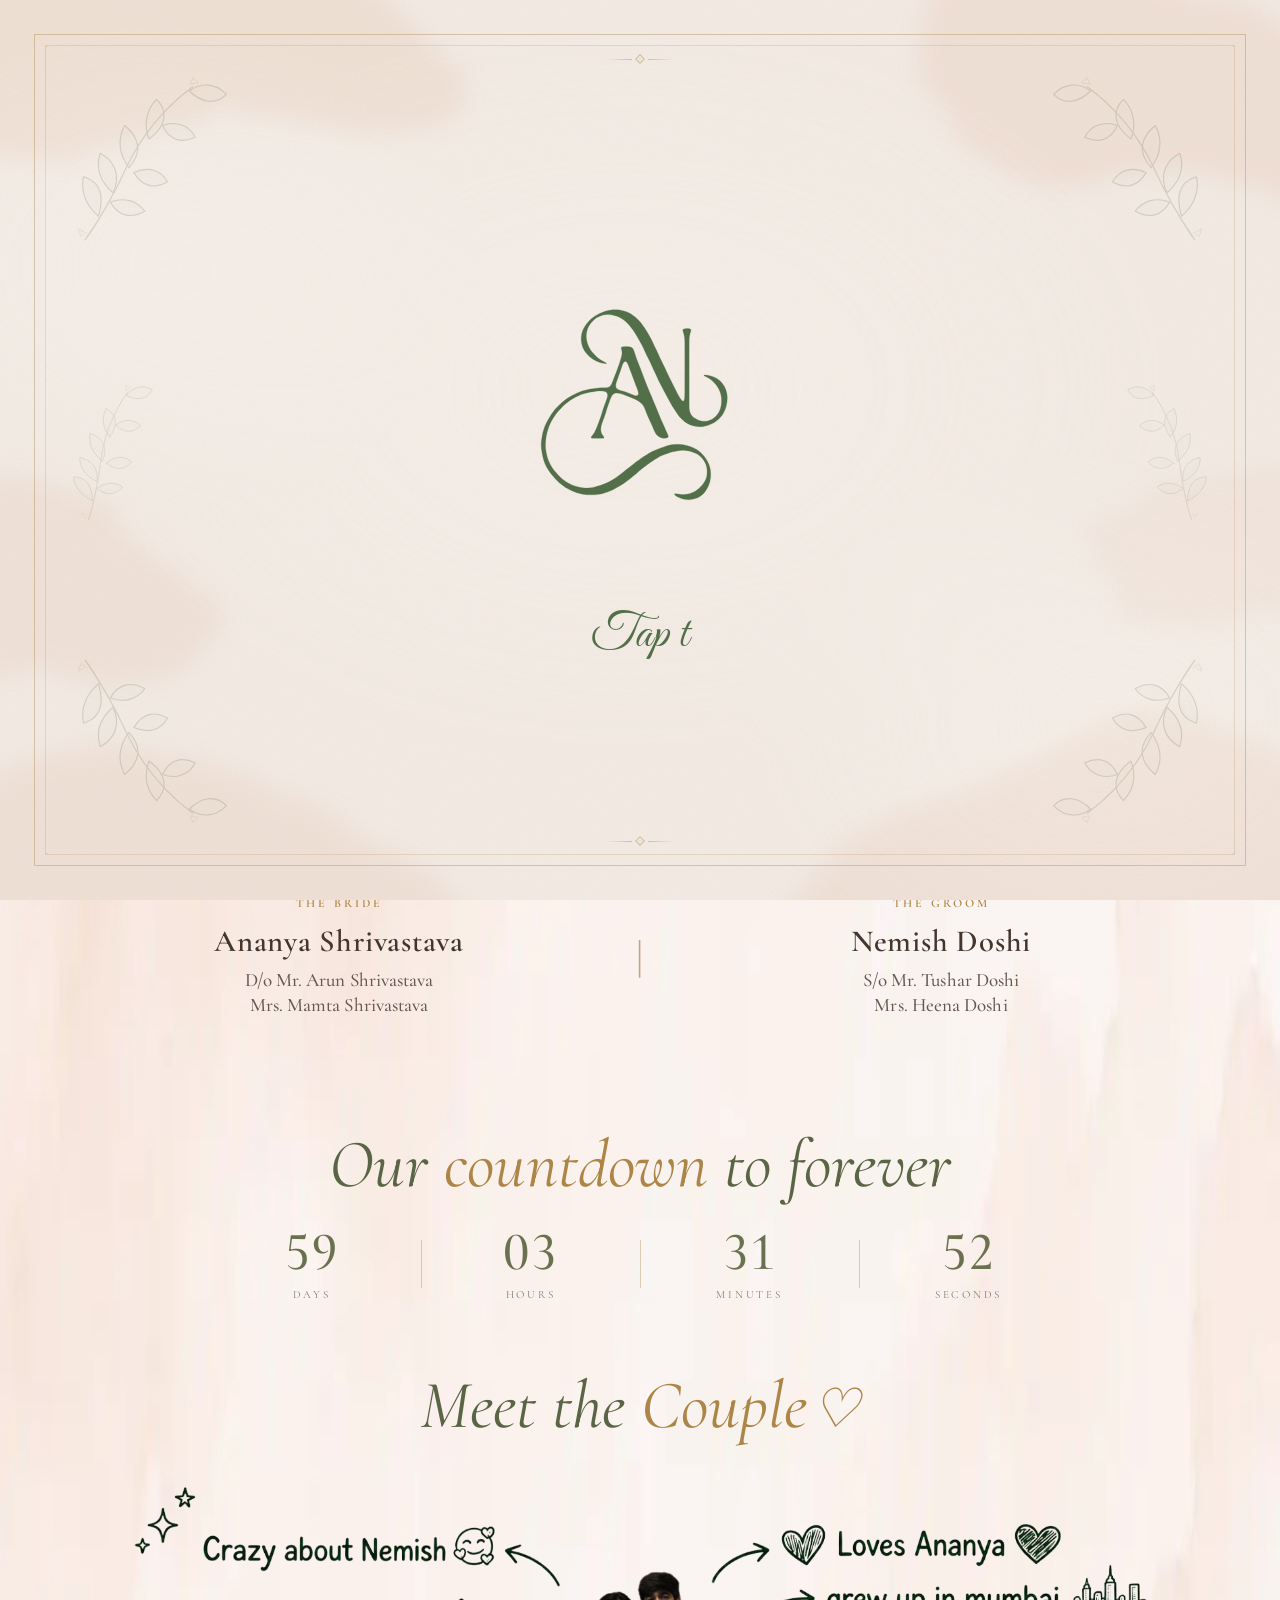
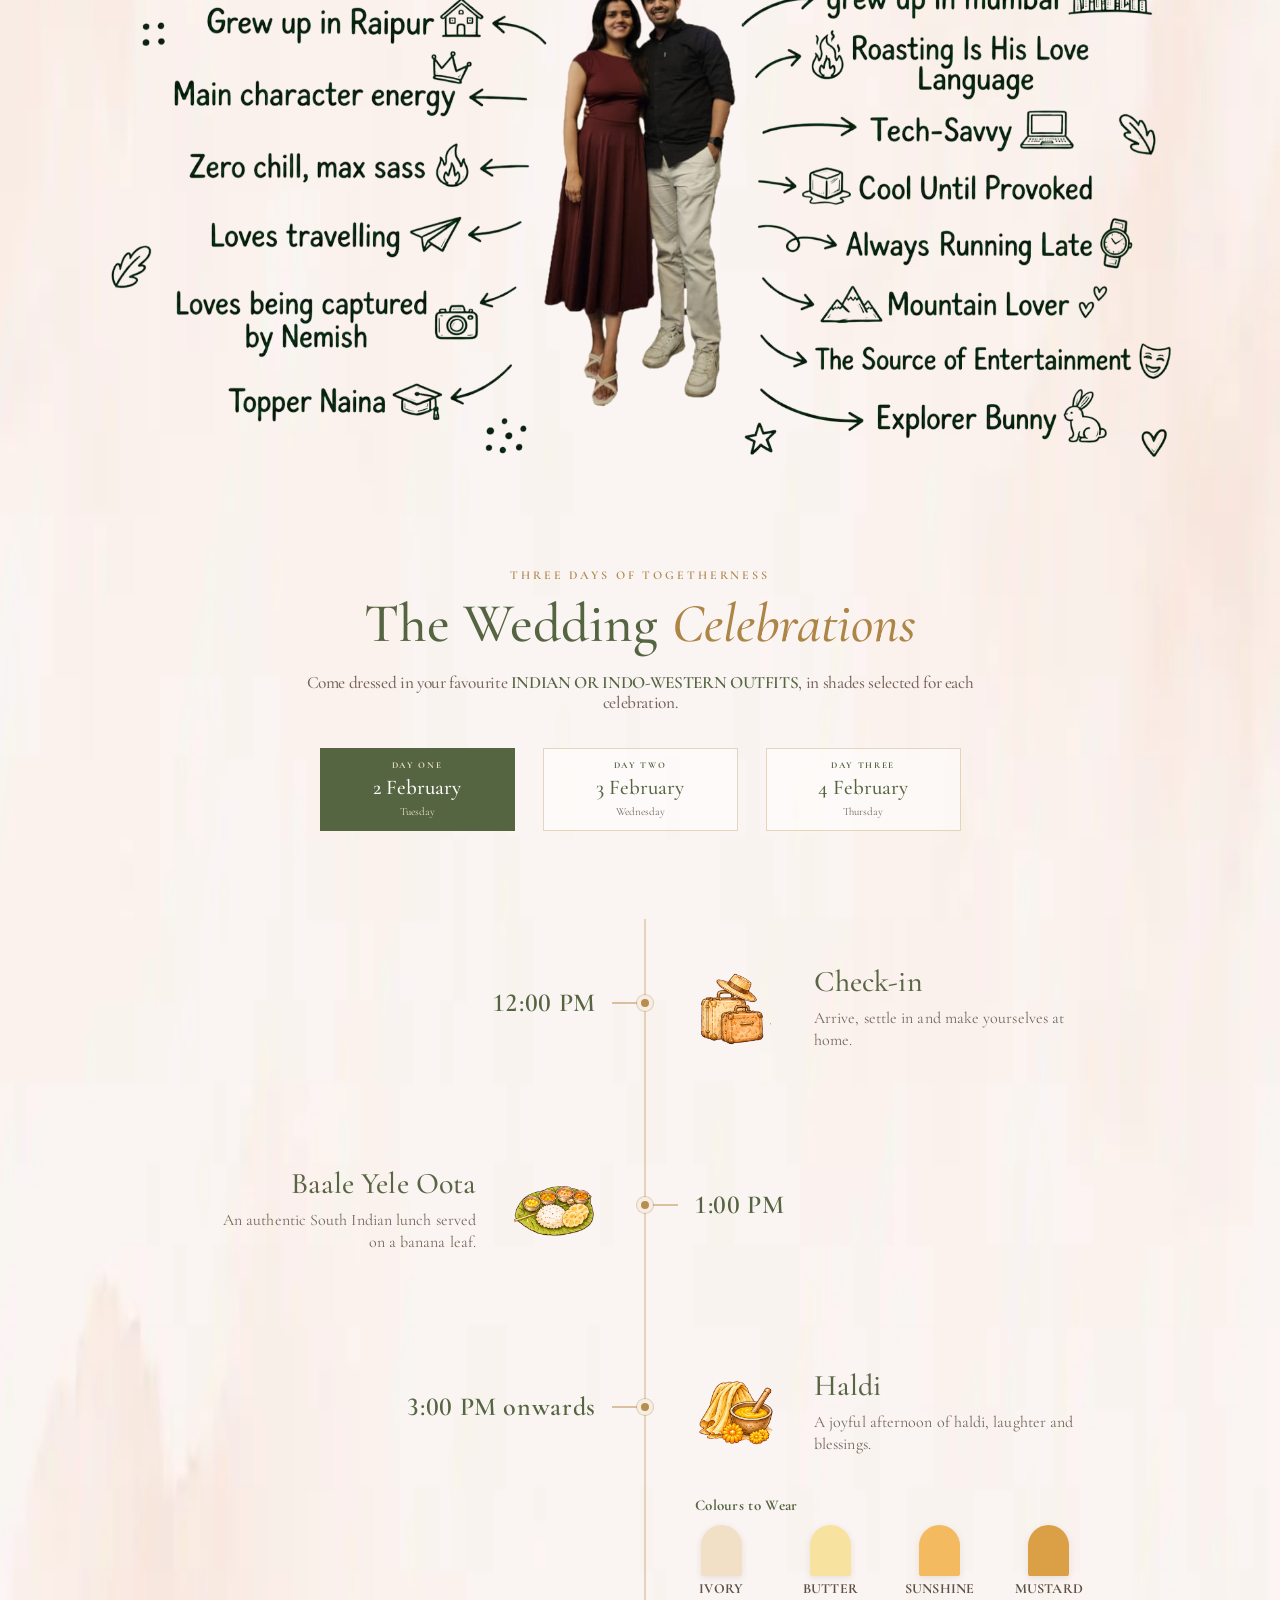
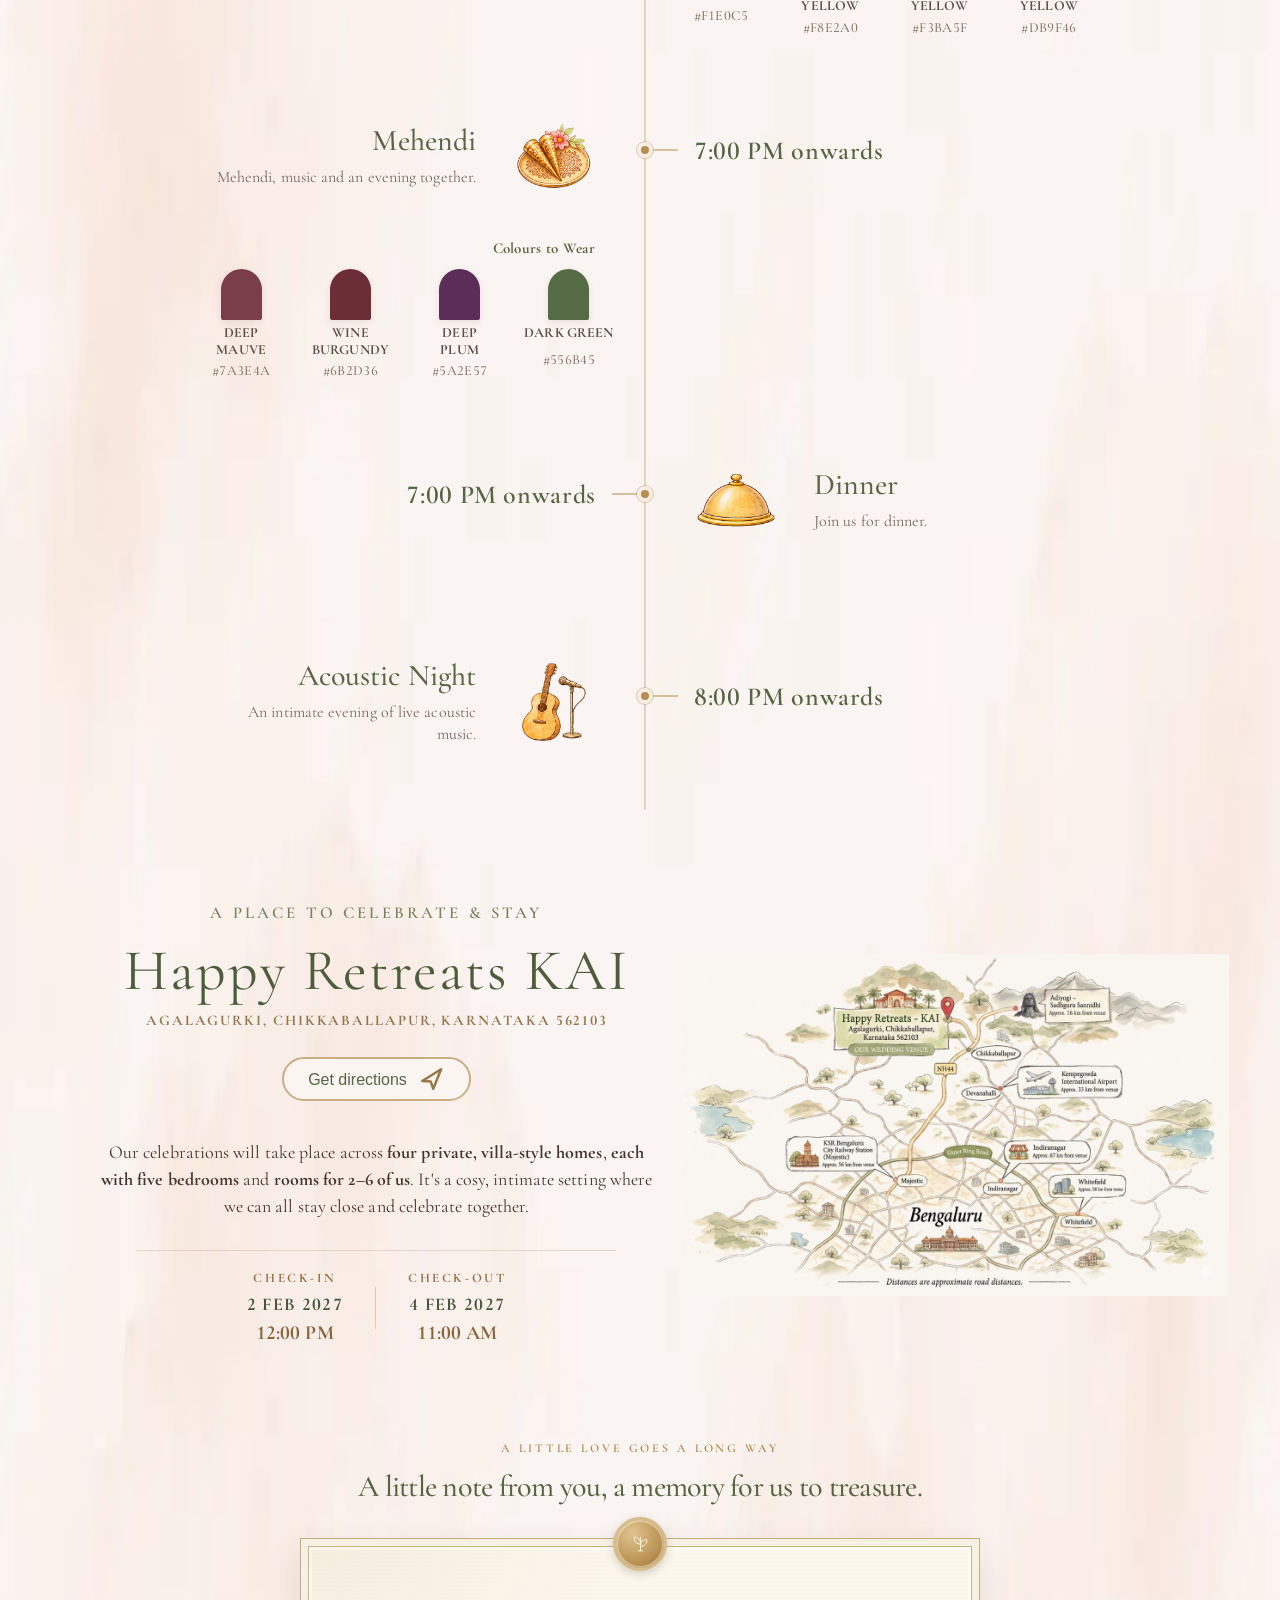
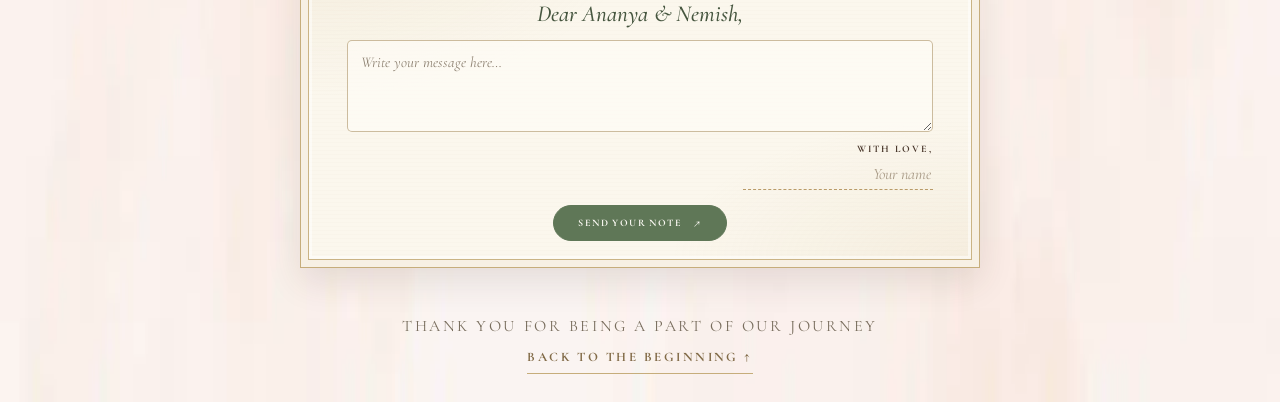
<file: index.html>
<!doctype html>
<html lang="en">
<head>
  <meta charset="utf-8">
  <meta name="viewport" content="width=device-width, initial-scale=1">
  <meta name="theme-color" content="#fbf7f0">
  <meta name="description" content="Ananya Shrivastava and Nemish Doshi invite you to celebrate their wedding on 2–3 February 2027 at Happy Retreats KAI, Chikkaballapur, Karnataka.">
  <!-- Social link preview (Open Graph / Twitter) -->
  <meta property="og:type" content="website">
  <meta property="og:title" content="Ananya &amp; Nemish | Wedding Invitation">
  <meta property="og:description" content="We invite you to celebrate the wedding of Ananya and Nemish · 2–3 February 2027 · Bangalore, Karnataka.">
  <meta property="og:url" content="https://anu97github.github.io/ananya-nemish-wedding/">
  <meta property="og:image" content="https://raw.githubusercontent.com/anu97github/ananya-nemish-wedding/main/assets/Elegant%20Ananya%20and%20Nemish%20Wedding%20Invitation%20laptop.png">
  <meta property="og:image:alt" content="The wedding invitation hero image with the AN monogram, hands with rings, and Ananya and Nemish's wedding date and location">
  <meta name="twitter:card" content="summary_large_image">
  <meta name="twitter:title" content="Ananya &amp; Nemish | Wedding Invitation">
  <meta name="twitter:description" content="2–3 February 2027 · Bangalore, Karnataka">
  <meta name="twitter:image" content="https://raw.githubusercontent.com/anu97github/ananya-nemish-wedding/main/assets/Elegant%20Ananya%20and%20Nemish%20Wedding%20Invitation%20laptop.png">
  <title>Ananya &amp; Nemish | Wedding Invitation · 2–3 February 2027</title>
  <link rel="icon" type="image/png" href="assets/an-reverse.png">
  <link rel="apple-touch-icon" href="assets/an-reverse.png">
  <link rel="preconnect" href="https://fonts.googleapis.com">
  <link rel="preconnect" href="https://fonts.gstatic.com" crossorigin>
  <link href="https://fonts.googleapis.com/css2?family=Allura&family=Cormorant+Garamond:ital,wght@0,400;0,500;0,600;0,700;1,400;1,500&display=swap" rel="stylesheet">
  <link rel="preload" as="image" href="assets/intro-monogram-reference.svg">
  <link rel="stylesheet" href="styles.css?v=botanical-details-2">
  <link rel="preload" href="/assets/Mangal%20Rang%20Instrumental%20Ramayana%20A.R.%20Rahman.mp3" as="audio" type="audio/mpeg" fetchpriority="high">
  <script src="rsvp-config.js"></script>
  <script defer src="script.js?v=website-visits-1"></script>
  <link rel="preconnect" href="https://fonts.googleapis.com">
  <link rel="preconnect" href="https://fonts.gstatic.com" crossorigin>
  <link href="https://fonts.googleapis.com/css2?family=Great+Vibes&display=swap" rel="stylesheet">
</head>
<body class="intro-active">
  <audio id="weddingAudio" preload="auto" loop playsinline aria-label="Wedding soundtrack"><source src="assets/Mangal%20Rang%20Instrumental%20Ramayana%20A.R.%20Rahman.mp3" type="audio/mpeg"></audio>
  <section class="invitation-intro" id="invitationIntro" aria-label="Open the wedding website">
    <span class="intro-botanical tl" aria-hidden="true"></span>
    <span class="intro-botanical tr" aria-hidden="true"></span>
    <span class="intro-botanical bl" aria-hidden="true"></span>
    <span class="intro-botanical br" aria-hidden="true"></span>    <span class="intro-botanical side-left" aria-hidden="true"></span>    <span class="intro-botanical side-right" aria-hidden="true"></span>
    <div class="intro-ornament intro-ornament-top" aria-hidden="true"><span></span></div>
    <div class="intro-logo" role="img" aria-label="Ananya and Nemish monogram"></div>
    <button class="intro-open-button" id="introOpenButton" type="button" hidden>TAP TO OPEN</button>
    <div class="intro-ornament intro-ornament-bottom" aria-hidden="true"><span></span></div>
  </section>

  <button class="sound-toggle" id="soundToggle" type="button" aria-pressed="false" aria-label="Turn wedding music on">
    <span class="sound-symbol" aria-hidden="true">♫</span><span id="soundLabel">SOUND OFF</span>
  </button>

  <main id="home"><section class="hero hero-editorial" aria-label="Wedding invitation for Ananya and Nemish">
      <div class="hero-image" aria-hidden="true">
        <picture>
          <source media="(max-width: 767px)" srcset="assets/Elegant%20Olive%20Wedding%20Invite%20mobile.png">
          <source media="(min-width: 768px) and (max-width: 1024px)" srcset="assets/Elegant%20Olive%20Wedding%20Invite%20mobile.png">
          <source media="(min-width: 1025px) and (max-width: 1199px)" srcset="assets/Ananya%20%26%20Nemish%20Wedding%20Invitation%20ipad.png">
          <img src="assets/Elegant%20Ananya%20and%20Nemish%20Wedding%20Invitation%20laptop.png" alt="Wedding invitation for Ananya and Nemish, 2 and 3 February 2027 at Happy Retreats KAI, Chikkaballapur" fetchpriority="high" decoding="async">
        </picture>
      </div>
    </section>

    <section class="families-countdown-section" id="families">
      <div class="families-section">
      <div class="families-heading">
        <p class="eyebrow">A UNION OF TWO FAMILIES</p>
        <h2>with love &amp; blessings</h2>
        <div class="ornament-divider"><span></span><b>✥</b><span></span></div>
      </div>
      <div class="family-grid">
        <article class="family-card bride-card">
          <p class="family-role">THE BRIDE</p>
          <h3>Ananya Shrivastava</h3>
          <p class="parent-line">D/o Mr. Arun Shrivastava</p>
          <p class="parent-line">Mrs. Mamta Shrivastava</p>
        </article>
        <div class="family-separator" aria-hidden="true">|</div>
        <article class="family-card groom-card">
          <p class="family-role">THE GROOM</p>
          <h3>Nemish Doshi</h3>
          <p class="parent-line">S/o Mr. Tushar Doshi</p>
          <p class="parent-line">Mrs. Heena Doshi</p>
        </article>
      </div>
      </div>
      <div class="countdown-section" id="countdown" aria-labelledby="countdownTitle">
      <div class="countdown-inner">
        <h2 id="countdownTitle">Our <span class="heading-accent">countdown</span> to forever</h2>
        <div class="hero-countdown" id="countdownClock" aria-label="Countdown to the celebrations">
          <div><strong data-unit="days">—</strong><span>DAYS</span></div>
          <i></i>
          <div><strong data-unit="hours">—</strong><span>HOURS</span></div>
          <i></i>
          <div><strong data-unit="minutes">—</strong><span>MINUTES</span></div>
          <i></i>
          <div><strong data-unit="seconds">—</strong><span>SECONDS</span></div>
        </div>
        
      </div>
      </div>
    </section>

    <section class="couple-section reveal-section" id="meet-the-couple" aria-labelledby="meetCoupleTitle">
      <h2 class="about-us-title" id="meetCoupleTitle">Meet the <span class="heading-accent">Couple</span></h2>
      <img src="assets/about%20us%20version%201.png" alt="Ananya and Nemish together" loading="lazy">
    </section>

    <section class="itinerary-section reveal-section" id="itinerary" aria-labelledby="itineraryTitle">
      <div class="itinerary-heading">
        <p class="eyebrow">THREE DAYS OF TOGETHERNESS</p>
        <h2 id="itineraryTitle">The Wedding <em>Celebrations</em></h2>
        <p class="itinerary-dresscode-note">Come dressed in your favourite <span class="dresscode-green">Indian or Indo-Western outfits</span>, in shades selected for each celebration.</p>
      </div>
      <div class="day-tabs" role="tablist" aria-label="Wedding celebration days">
        <button class="day-tab is-active" id="day-tab-1" role="tab" aria-selected="true" aria-controls="day-panel-1" tabindex="0" data-day="0"><span>DAY ONE</span><strong>2 February</strong><small>Tuesday</small></button>
        <button class="day-tab" id="day-tab-2" role="tab" aria-selected="false" aria-controls="day-panel-2" tabindex="-1" data-day="1"><span>DAY TWO</span><strong>3 February</strong><small>Wednesday</small></button>
        <button class="day-tab" id="day-tab-3" role="tab" aria-selected="false" aria-controls="day-panel-3" tabindex="-1" data-day="2"><span>DAY THREE</span><strong>4 February</strong><small>Thursday</small></button>
      </div>
      <div class="day-panels">
        <div class="day-panel is-active" id="day-panel-1" role="tabpanel" aria-labelledby="day-tab-1" tabindex="0">
          <div class="timeline-scroll" aria-label="Tuesday 2 February timeline">
            <div class="timeline-track" aria-label="Day 1 events">
<article class="timeline-item time-left" data-event-index="1">
  <div class="timeline-time-column"><span class="timeline-time">12:00 PM</span></div>
  <i class="timeline-dot" aria-hidden="true"></i>
  <div class="timeline-event-column"><img class="timeline-event-icon" src="assets/check-in.png" alt="" aria-hidden="true" loading="eager" decoding="async"><h3>Check-in</h3><p>Arrive, settle in and make yourselves at home.</p></div>
</article>
<article class="timeline-item event-left" data-event-index="2">
  <div class="timeline-time-column"><span class="timeline-time">1:00 PM</span></div>
  <i class="timeline-dot" aria-hidden="true"></i>
  <div class="timeline-event-column"><img class="timeline-event-icon" src="assets/baale-yele-oota.png" alt="" aria-hidden="true" loading="eager" decoding="async"><h3>Baale Yele Oota</h3><p>An authentic South Indian lunch served on a banana leaf.</p></div>
</article>
<article class="timeline-item time-left" data-event-index="3">
  <div class="timeline-time-column"><span class="timeline-time">3:00 PM onwards</span></div>
  <i class="timeline-dot" aria-hidden="true"></i>
  <div class="timeline-event-column"><img class="timeline-event-icon" src="assets/haldi.png" alt="" aria-hidden="true" loading="eager" decoding="async"><h3>Haldi</h3><p>A joyful afternoon of haldi, laughter and blessings.</p><h4 class="timeline-palette-title">Colours to Wear</h4><div class="timeline-palette palette-expanded" aria-label="Guest dress code palette"><div class="palette-chip"><span class="palette-arch" style="--swatch:#F1E0C5"></span><strong>IVORY</strong><code>#F1E0C5</code></div><div class="palette-chip"><span class="palette-arch" style="--swatch:#F8E2A0"></span><strong>BUTTER YELLOW</strong><code>#F8E2A0</code></div><div class="palette-chip"><span class="palette-arch" style="--swatch:#F3BA5F"></span><strong>SUNSHINE YELLOW</strong><code>#F3BA5F</code></div><div class="palette-chip"><span class="palette-arch" style="--swatch:#DB9F46"></span><strong>MUSTARD YELLOW</strong><code>#DB9F46</code></div></div></div>
</article>
<article class="timeline-item event-left" data-event-index="4">
  <div class="timeline-time-column"><span class="timeline-time">7:00 PM onwards</span></div>
  <i class="timeline-dot" aria-hidden="true"></i>
  <div class="timeline-event-column"><img class="timeline-event-icon" src="assets/mehendi.png" alt="" aria-hidden="true" loading="eager" decoding="async"><h3>Mehendi</h3><p>Mehendi, music and an evening together.</p><h4 class="timeline-palette-title">Colours to Wear</h4><div class="timeline-palette palette-expanded" aria-label="Guest dress code palette"><div class="palette-chip"><span class="palette-arch" style="--swatch:#7A3E4A"></span><strong>DEEP<br>MAUVE</strong><code>#7A3E4A</code></div><div class="palette-chip"><span class="palette-arch" style="--swatch:#6B2D36"></span><strong>WINE BURGUNDY</strong><code>#6B2D36</code></div><div class="palette-chip"><span class="palette-arch" style="--swatch:#5A2E57"></span><strong>DEEP<br>PLUM</strong><code>#5A2E57</code></div><div class="palette-chip"><span class="palette-arch" style="--swatch:#556B45"></span><strong>DARK GREEN</strong><code>#556B45</code></div></div></div>
</article>
<article class="timeline-item time-left" data-event-index="5">
  <div class="timeline-time-column"><span class="timeline-time">7:00 PM onwards</span></div>
  <i class="timeline-dot" aria-hidden="true"></i>
  <div class="timeline-event-column"><img class="timeline-event-icon" src="assets/dinner.png" alt="" aria-hidden="true" loading="eager" decoding="async"><h3>Dinner</h3><p>Join us for dinner.</p></div>
</article>
<article class="timeline-item event-left" data-event-index="6">
  <div class="timeline-time-column"><span class="timeline-time">8:00 PM onwards</span></div>
  <i class="timeline-dot" aria-hidden="true"></i>
  <div class="timeline-event-column"><img class="timeline-event-icon" src="assets/acoustic-night.png" alt="" aria-hidden="true" loading="eager" decoding="async"><h3>Acoustic Night</h3><p>An intimate evening of live acoustic music.</p></div>
</article>
</div>          </div>
        </div>
        <div class="day-panel" id="day-panel-2" role="tabpanel" aria-labelledby="day-tab-2" tabindex="0" hidden>
          <div class="timeline-scroll" aria-label="Wednesday 3 February timeline">
            <div class="timeline-track" aria-label="Day 2 events">
<article class="timeline-item time-left" data-event-index="1">
  <div class="timeline-time-column"><span class="timeline-time">8:00 AM onwards</span></div>
  <i class="timeline-dot" aria-hidden="true"></i>
  <div class="timeline-event-column"><img class="timeline-event-icon" src="assets/breakfast.png" alt="" aria-hidden="true" loading="eager" decoding="async"><h3>Breakfast</h3><p>A relaxed start to the wedding day.</p></div>
</article>
<article class="timeline-item event-left" data-event-index="2">
  <div class="timeline-time-column"><span class="timeline-time">12:30 PM onwards</span></div>
  <i class="timeline-dot" aria-hidden="true"></i>
  <div class="timeline-event-column"><img class="timeline-event-icon" src="assets/lunch.png" alt="" aria-hidden="true" loading="eager" decoding="async"><h3>Lunch</h3><p>Lunch before the wedding celebrations.</p></div>
</article>
<article class="timeline-item time-left" data-event-index="3">
  <div class="timeline-time-column"><span class="timeline-time">3:00 PM onwards</span></div>
  <i class="timeline-dot" aria-hidden="true"></i>
  <div class="timeline-event-column"><img class="timeline-event-icon" src="assets/wedding.png" alt="" aria-hidden="true" loading="eager" decoding="async"><h3>Wedding</h3><p>For our daytime wedding, please choose from these colours.</p><h4 class="timeline-palette-title">Colours to Wear</h4><div class="timeline-palette palette-expanded" aria-label="Wedding guest dress code palette"><div class="palette-chip"><span class="palette-arch" style="--swatch:#C98F91"></span><strong>DUSTY<br>ROSE</strong><code>#C98F91</code></div><div class="palette-chip"><span class="palette-arch" style="--swatch:#BC8067"></span><strong>PEACH</strong><code>#BC8067</code></div><div class="palette-chip"><span class="palette-arch" style="--swatch:#9B829A"></span><strong>DUSTY<br>MAUVE</strong><code>#9B829A</code></div><div class="palette-chip"><span class="palette-arch" style="--swatch:#7E8966"></span><strong>MUTED<br>OLIVE</strong><code>#7E8966</code></div></div></div>
</article>
<article class="timeline-item event-left" data-event-index="4">
  <div class="timeline-time-column"><span class="timeline-time">7:00 PM onwards</span></div>
  <i class="timeline-dot" aria-hidden="true"></i>
  <div class="timeline-event-column"><img class="timeline-event-icon" src="assets/dinner-day3.png" alt="" aria-hidden="true" loading="eager" decoding="async"><h3>Dinner</h3><p>Celebrate the newlyweds over dinner.</p></div>
</article>
</div>          </div>
        </div>
        <div class="day-panel" id="day-panel-3" role="tabpanel" aria-labelledby="day-tab-3" tabindex="0" hidden>
          <div class="timeline-scroll day-three-timeline" aria-label="Thursday 4 February timeline">
            <div class="timeline-track" aria-label="Day 3 events">
<article class="timeline-item time-left" data-event-index="1">
  <div class="timeline-time-column"><span class="timeline-time">8:00 AM onwards</span></div>
  <i class="timeline-dot" aria-hidden="true"></i>
  <div class="timeline-event-column"><img class="timeline-event-icon" src="assets/breakfast-day3.png" alt="" aria-hidden="true" loading="eager" decoding="async"><h3>Breakfast</h3><p>One last breakfast together.</p></div>
</article>
<article class="timeline-item event-left" data-event-index="2">
  <div class="timeline-time-column"><span class="timeline-time">11:00 AM</span></div>
  <i class="timeline-dot" aria-hidden="true"></i>
  <div class="timeline-event-column"><img class="timeline-event-icon" src="assets/check-out.png" alt="" aria-hidden="true" loading="eager" decoding="async"><h3>Check-out</h3><p>Time to say goodbye, with memories to take home.</p></div>
</article>
</div>          </div>
        </div>
      </div>
      <p class="timeline-hint">← SWIPE TO EXPLORE THE TIMELINE →</p>
    </section>
    <section class="venue-section reveal-section" id="venue">
      <div class="venue-layout">
        <div class="venue-content venue-details-column">
          <p class="eyebrow">A PLACE TO CELEBRATE & STAY</p>
          <h2>Happy Retreats KAI </h2>
          <p class="venue-location">AGALAGURKI, CHIKKABALLAPUR, KARNATAKA 562103</p>
          <p class="venue-get-directions"><a href="https://www.google.com/maps/search/?api=1&amp;query=Happy+Retreats+KAI%2C+Agalagurki%2C+Chikkaballapur%2C+Karnataka+562103" target="_blank" rel="noopener noreferrer"><span class="directions-label">Get directions</span><svg class="directions-icon" viewBox="0 0 40 40" aria-hidden="true"><path d="M5 23L34 5L22 35L18 24L5 23Z" fill="none" stroke="currentColor" stroke-width="3.8" stroke-linecap="round" stroke-linejoin="round"/></svg></a></p>
          <p class="venue-description">Our celebrations will take place across <strong>four private, villa-style homes</strong>, <strong>each with five bedrooms</strong> and <strong>rooms for 2–6 of us</strong>. It's a cosy, intimate setting where we can all stay close and celebrate together.</p>
          <div class="stay-details">
            <div><span>CHECK-IN</span><strong>2 FEB 2027</strong><small>12:00 PM</small></div>
            <i></i>
            <div><span>CHECK-OUT</span><strong>4 FEB 2027</strong><small>11:00 AM</small></div>
          </div>
        </div>
        <div class="venue-map-column">
          <img
            class="venue-map-preview"
            src="assets/map%20preview%20new.jpeg"
            alt="Hand-drawn watercolor map of Bengaluru wedding retreats and nearby landmarks."
            loading="lazy"
            decoding="async"
          >
        </div>
      </div>
    </section>

    <section class="couple-note-section reveal-section" id="couple-note" aria-labelledby="coupleNoteTitle">
      <div class="note-section-inner">
        <p class="eyebrow">A LITTLE LOVE GOES A LONG WAY</p>
        <h2 id="coupleNoteTitle">A little note from you, a memory for us to treasure.</h2>
        <div class="guestbook-card is-open" id="guestbookCard">
          <span class="guestbook-medallion" aria-hidden="true"></span>
          <div class="guestbook-card-inner">
            <p class="guestbook-dear">Dear Ananya &amp; Nemish,</p>
            <form id="guestbookForm" class="guestbook-form" method="post" target="guestbookSubmitFrame" novalidate>
              <input type="hidden" name="submissionId" id="guestbookSubmissionId" value="">
              <label class="guestbook-honeypot" aria-hidden="true" tabindex="-1">Leave this field empty<input type="text" name="website" tabindex="-1" autocomplete="off"></label>
              <textarea id="guestbookMessage" name="message" rows="4" maxlength="1200" aria-label="Your note to Ananya and Nemish" placeholder="Write your message here…" required></textarea>
              <label class="guestbook-name-label" for="guestbookName">WITH LOVE,</label>
              <input id="guestbookName" name="name" type="text" maxlength="100" autocomplete="name" placeholder="Your name" required>
              <button class="guestbook-submit" type="submit"><span>SEND YOUR NOTE</span><span aria-hidden="true">↗</span></button>
              <p class="guestbook-feedback" id="guestbookFeedback" role="status" aria-live="polite" hidden></p>
            </form>
          </div>
        </div>
        <iframe name="guestbookSubmitFrame" id="guestbookSubmitFrame" title="Guestbook note submission" class="guestbook-submit-frame"></iframe>
      </div>
    </section>
  <footer class="site-footer site-footer-minimal" id="footer">
    <div class="footer-content">
      <p class="footer-thanks">THANK YOU FOR BEING A PART OF OUR JOURNEY</p>
      <a href="#home" class="back-to-top">BACK TO THE BEGINNING ↑</a>
    </div>
  </footer>
  </main>
  <!-- Redeploy trigger: PR #39 preview refresh -->
  <!-- Trigger Vercel preview deployment -->
</body>
</html>
</file>
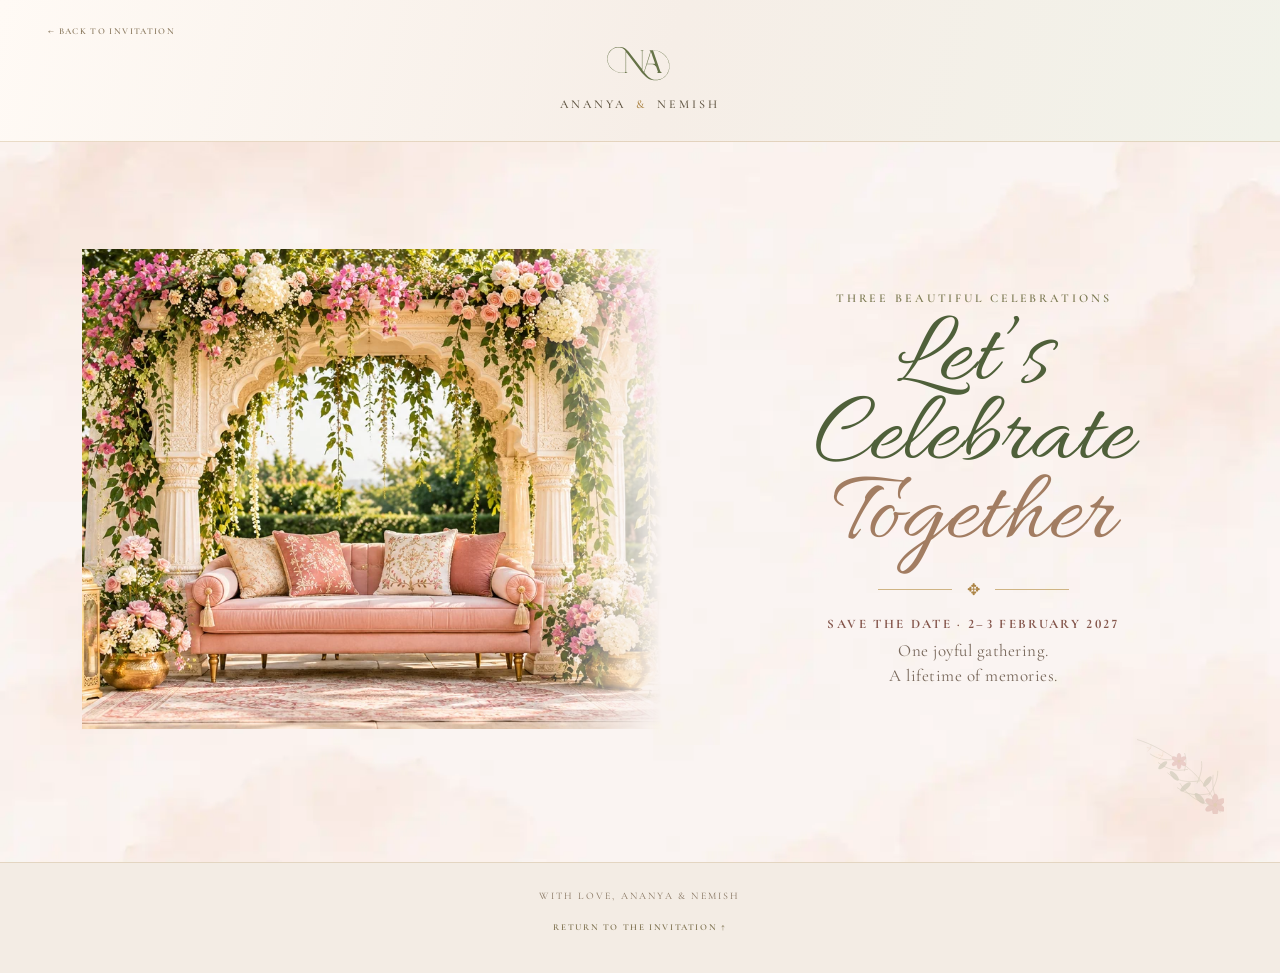
<file: celebrate.html>
<!doctype html>
<html lang="en">
<head>
<meta charset="utf-8"><meta name="viewport" content="width=device-width,initial-scale=1">
<meta name="theme-color" content="#fbf7f0">
<title>Let's Celebrate Together · Ananya &amp; Nemish</title>
<link rel="preconnect" href="https://fonts.googleapis.com"><link rel="preconnect" href="https://fonts.gstatic.com" crossorigin>
<link href="https://fonts.googleapis.com/css2?family=Allura&family=Cormorant+Garamond:wght@400;500;600;700&display=swap" rel="stylesheet">
<link rel="stylesheet" href="styles.css">
</head>
<body class="event-detail-page celebrate-page">
<header class="event-page-header"><a href="index.html" class="event-page-back">← BACK TO INVITATION</a><img src="assets/na-monogram.svg" alt="NA monogram"><p>ANANYA <span>&amp;</span> NEMISH</p></header>
<main class="event-page-main"><section class="celebrate-section reveal-section" id="celebrate">
      <div class="celebrate-image">
        <img src="assets/celebrate-together.webp" alt="A romantic garden landscape with a palace arch, hills and a couple walking together">
      </div>
      <div class="celebrate-copy">
        <p class="eyebrow">THREE BEAUTIFUL CELEBRATIONS</p>
        <h2>Let’s Celebrate<br><em>Together</em></h2>
        <div class="ornament-divider"><span></span><b>✥</b><span></span></div>
        <p class="save-date-line">SAVE THE DATE · 2–3 FEBRUARY 2027</p>
        <p>One joyful gathering.<br>A lifetime of memories.</p>
        
      </div>
      <div class="celebrate-floral" aria-hidden="true"></div>
    </section></main>
<footer class="event-page-footer"><p>WITH LOVE, ANANYA &amp; NEMISH</p><a href="index.html">RETURN TO THE INVITATION ↑</a></footer>
<script src="script.js" defer></script>
</body></html>
</file>
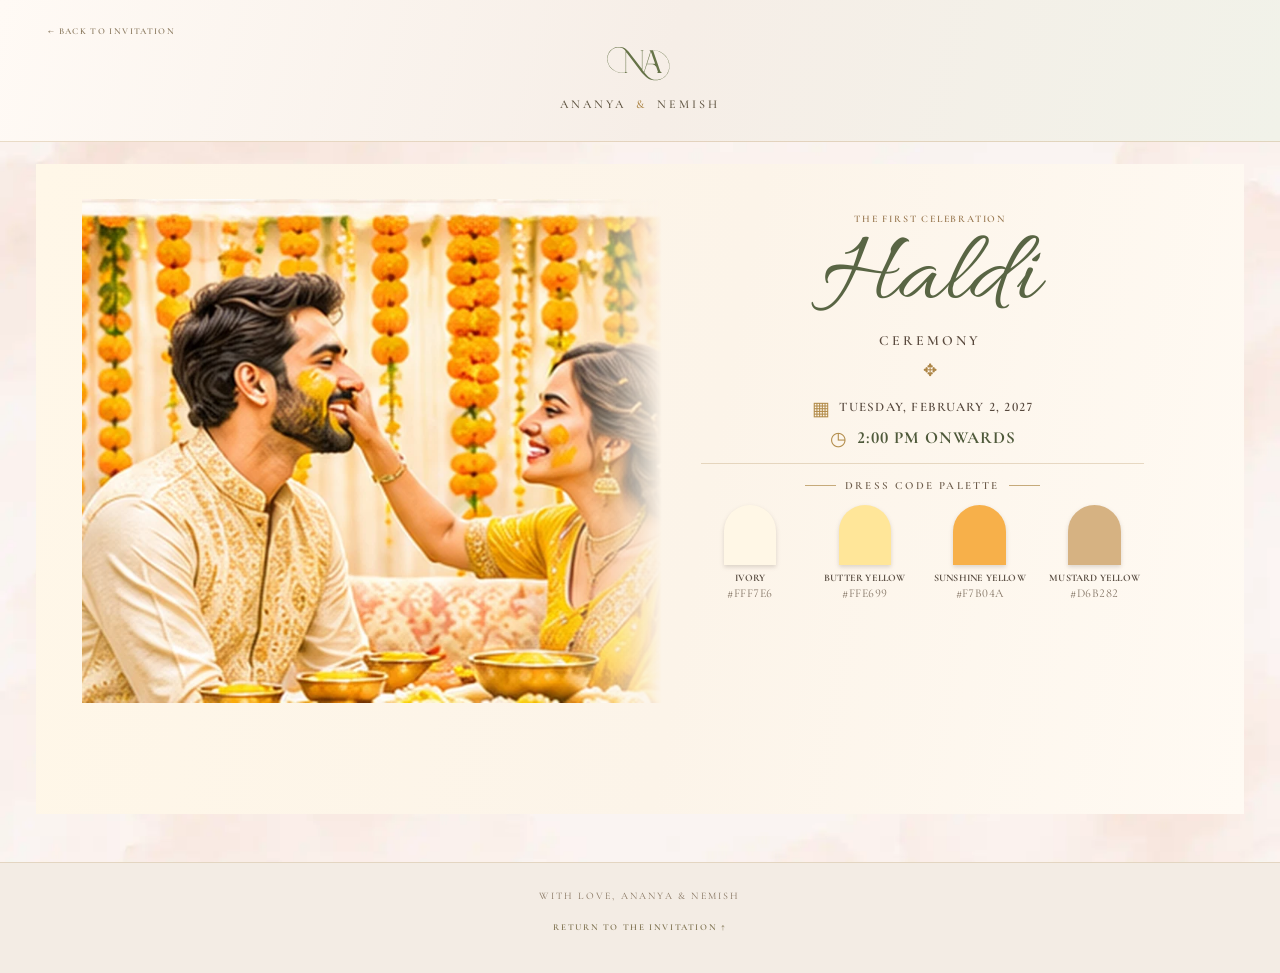
<file: haldi.html>
<!doctype html>
<html lang="en">
<head>
<meta charset="utf-8"><meta name="viewport" content="width=device-width,initial-scale=1">
<meta name="theme-color" content="#fbf7f0">
<title>Haldi Ceremony · Ananya &amp; Nemish</title>
<link rel="preconnect" href="https://fonts.googleapis.com">
<link rel="preconnect" href="https://fonts.gstatic.com" crossorigin>
<link href="https://fonts.googleapis.com/css2?family=Allura&family=Cormorant+Garamond:wght@400;500;600;700&display=swap" rel="stylesheet">
<link rel="stylesheet" href="styles.css">
</head>
<body class="event-detail-page haldi-page">
<header class="event-page-header">
<a href="index.html" class="event-page-back">← BACK TO INVITATION</a>
<img src="assets/na-monogram.svg" alt="NA monogram">
<p>ANANYA <span>&amp;</span> NEMISH</p>
</header>
<main class="event-page-main"><section class="event-band haldi-band reveal-section" id="haldi" aria-labelledby="haldiTitle">
      <div class="event-photo">
        <img src="assets/haldi.webp" alt="A warm marigold-decorated Haldi celebration canopy with traditional details">
      </div>
      <div class="event-title">
        <p class="event-kicker">THE FIRST CELEBRATION</p>
        <h2 id="haldiTitle">Haldi</h2>
        <p class="event-subtitle">CEREMONY</p>
        <span class="small-flourish">✥</span>
      </div>
      <div class="event-details">
        <div class="event-facts">
          <p><span class="fact-icon">▦</span><span class="fact-label">TUESDAY, FEBRUARY 2, 2027</span></p>
          <p><span class="fact-icon">◷</span><strong>2:00 PM ONWARDS</strong></p>
        </div>
        <div class="dress-code">
          <h3><span></span> DRESS CODE PALETTE <span></span></h3>
          <div class="palette-grid">
            <div class="palette-swatch"><span class="paint-mark" style="--swatch:#FFF7E6"></span><b>IVORY</b><code>#FFF7E6</code></div>
            <div class="palette-swatch"><span class="paint-mark" style="--swatch:#FFE699"></span><b>BUTTER YELLOW</b><code>#FFE699</code></div>
            <div class="palette-swatch"><span class="paint-mark" style="--swatch:#F7B04A"></span><b>SUNSHINE YELLOW</b><code>#F7B04A</code></div>
            <div class="palette-swatch"><span class="paint-mark" style="--swatch:#D6B282"></span><b>MUSTARD YELLOW</b><code>#D6B282</code></div>
          </div>
        </div>
      </div>
        
    </section></main>
<footer class="event-page-footer">
<p>WITH LOVE, ANANYA &amp; NEMISH</p>
<a href="index.html">RETURN TO THE INVITATION ↑</a>
</footer>
<script src="script.js" defer></script>
</body></html>
</file>
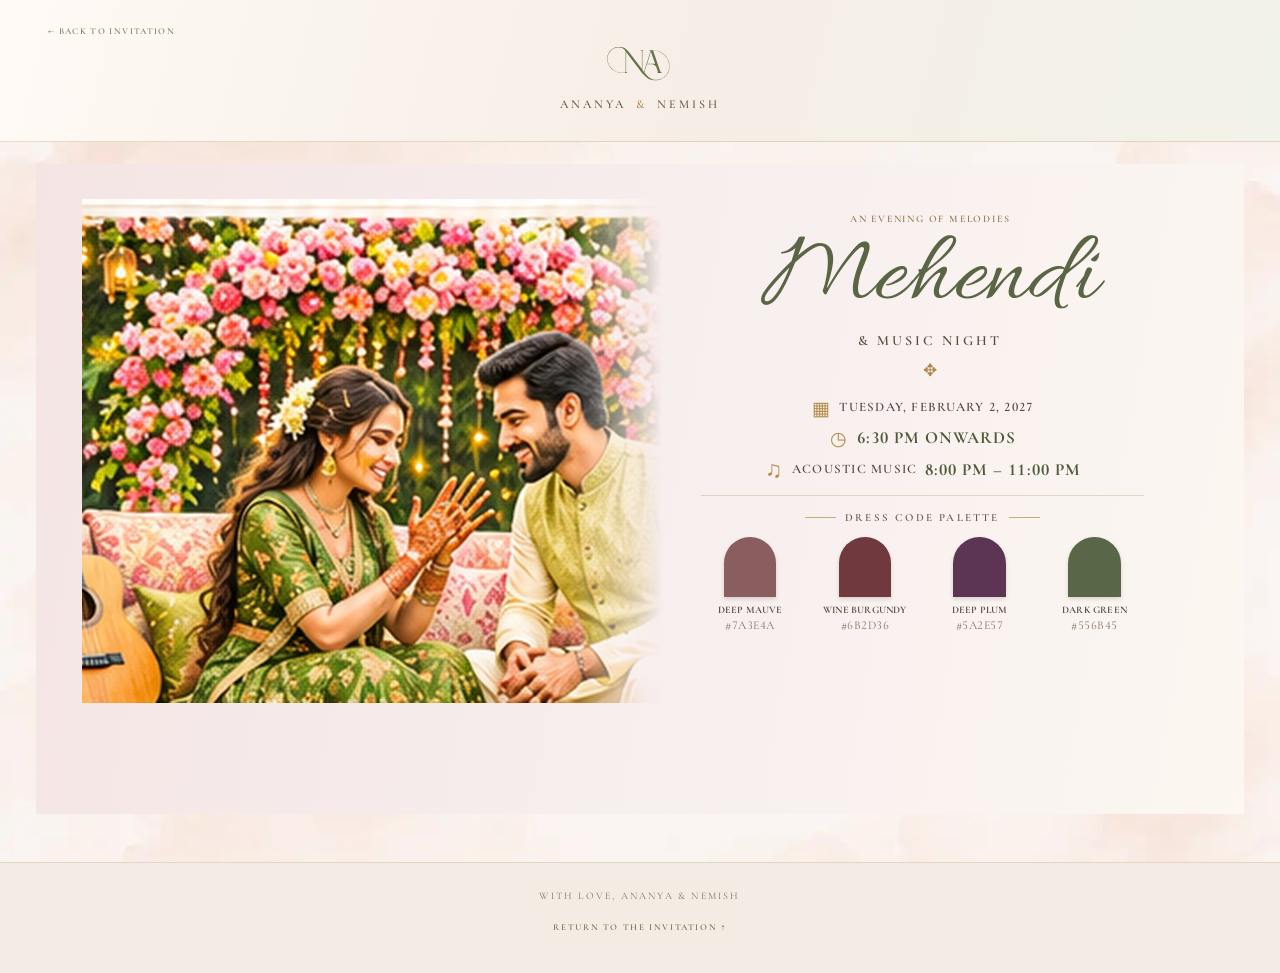
<file: mehendi.html>
<!doctype html>
<html lang="en">
<head>
<meta charset="utf-8"><meta name="viewport" content="width=device-width,initial-scale=1">
<meta name="theme-color" content="#fbf7f0">
<title>Mehendi & Music Night · Ananya &amp; Nemish</title>
<link rel="preconnect" href="https://fonts.googleapis.com">
<link rel="preconnect" href="https://fonts.gstatic.com" crossorigin>
<link href="https://fonts.googleapis.com/css2?family=Allura&family=Cormorant+Garamond:wght@400;500;600;700&display=swap" rel="stylesheet">
<link rel="stylesheet" href="styles.css">
</head>
<body class="event-detail-page mehendi-page">
<header class="event-page-header">
<a href="index.html" class="event-page-back">← BACK TO INVITATION</a>
<img src="assets/na-monogram.svg" alt="NA monogram">
<p>ANANYA <span>&amp;</span> NEMISH</p>
</header>
<main class="event-page-main"><section class="event-band mehendi-band reveal-section" id="mehendi" aria-labelledby="mehendiTitle">
      <div class="event-photo">
        <img src="assets/mehendi.webp" alt="An intimate Mehendi music evening with a floral arch, lanterns and a garden lounge">
      </div>
      <div class="event-title">
        <p class="event-kicker">AN EVENING OF MELODIES</p>
        <h2 id="mehendiTitle">Mehendi</h2>
        <p class="event-subtitle">&amp; MUSIC NIGHT</p>
        <span class="small-flourish">✥</span>
      </div>
      <div class="event-details">
        <div class="event-facts">
          <p><span class="fact-icon">▦</span><span class="fact-label">TUESDAY, FEBRUARY 2, 2027</span></p>
          <p><span class="fact-icon">◷</span><strong>6:30 PM ONWARDS</strong></p>
          <p><span class="fact-icon music-note">♫</span><span class="fact-label">ACOUSTIC MUSIC</span><strong>8:00 PM – 11:00 PM</strong></p>
        </div>
        <div class="dress-code">
          <h3><span></span> DRESS CODE PALETTE <span></span></h3>
          <div class="palette-grid">
            <div class="palette-swatch"><span class="paint-mark" style="--swatch:#8A5D5E"></span><b>DEEP MAUVE</b><code>#7A3E4A</code></div>
            <div class="palette-swatch"><span class="paint-mark" style="--swatch:#70393D"></span><b>WINE BURGUNDY</b><code>#6B2D36</code></div>
            <div class="palette-swatch"><span class="paint-mark" style="--swatch:#5C3555"></span><b>DEEP PLUM</b><code>#5A2E57</code></div>
            <div class="palette-swatch"><span class="paint-mark" style="--swatch:#596647"></span><b>DARK GREEN</b><code>#556B45</code></div>
          </div>
        </div>
      </div>
        
    </section></main>
<footer class="event-page-footer">
<p>WITH LOVE, ANANYA &amp; NEMISH</p>
<a href="index.html">RETURN TO THE INVITATION ↑</a>
</footer>
<script src="script.js" defer></script>
</body></html>
</file>
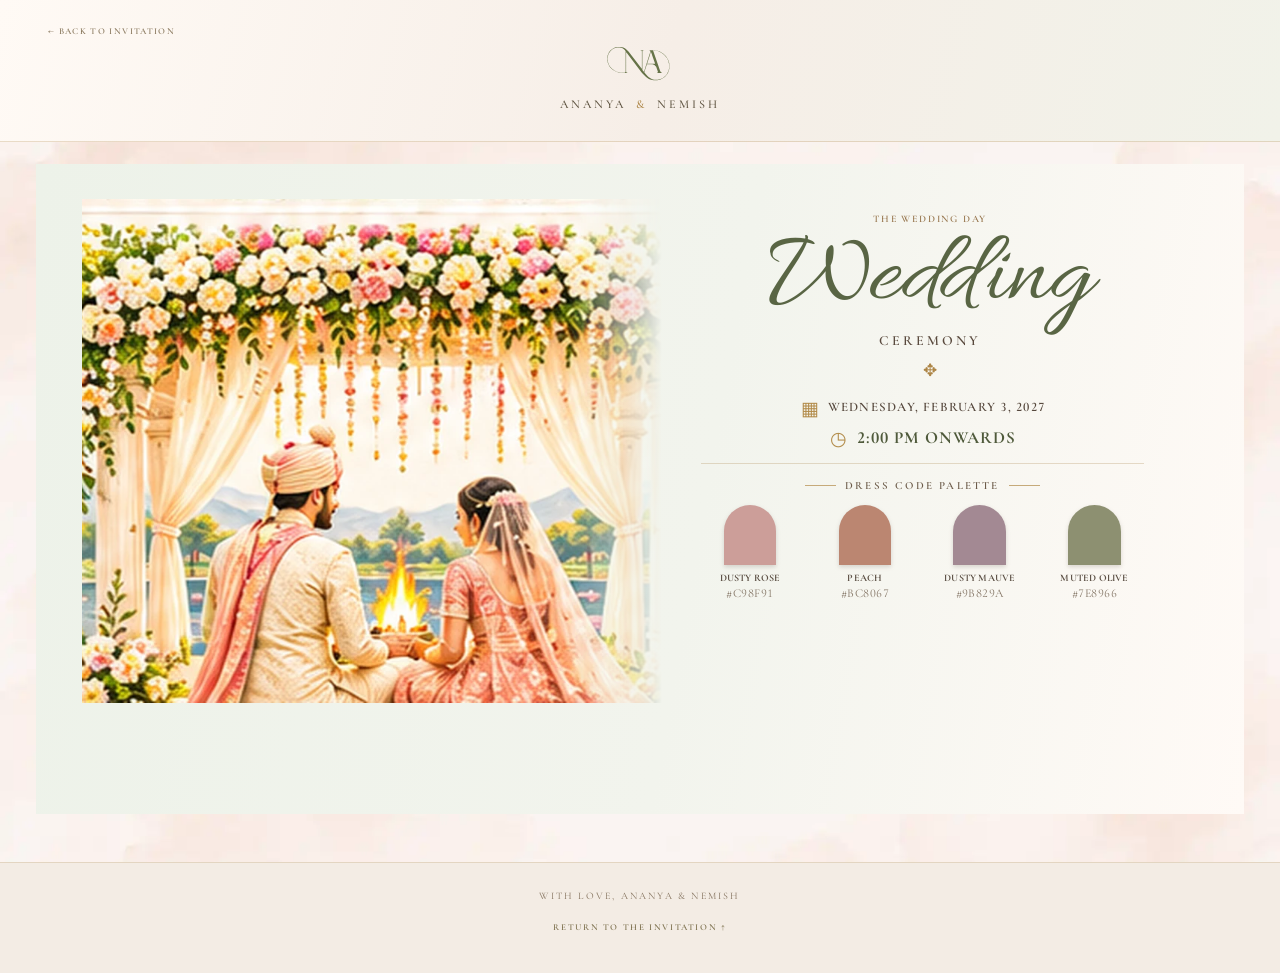
<file: wedding.html>
<!doctype html>
<html lang="en">
<head>
<meta charset="utf-8"><meta name="viewport" content="width=device-width,initial-scale=1">
<meta name="theme-color" content="#fbf7f0">
<title>Wedding Ceremony · Ananya &amp; Nemish</title>
<link rel="preconnect" href="https://fonts.googleapis.com">
<link rel="preconnect" href="https://fonts.gstatic.com" crossorigin>
<link href="https://fonts.googleapis.com/css2?family=Allura&family=Cormorant+Garamond:wght@400;500;600;700&display=swap" rel="stylesheet">
<link rel="stylesheet" href="styles.css">
</head>
<body class="event-detail-page wedding-page">
<header class="event-page-header">
<a href="index.html" class="event-page-back">← BACK TO INVITATION</a>
<img src="assets/na-monogram.svg" alt="NA monogram">
<p>ANANYA <span>&amp;</span> NEMISH</p>
</header>
<main class="event-page-main"><section class="event-band wedding-band reveal-section" id="wedding" aria-labelledby="weddingTitle">
      <div class="event-photo">
        <img src="assets/wedding.webp" alt="An ivory floral wedding mandap beside a reflective pool with lotus flowers">
      </div>
      <div class="event-title">
        <p class="event-kicker">THE WEDDING DAY</p>
        <h2 id="weddingTitle">Wedding</h2>
        <p class="event-subtitle">CEREMONY</p>
        <span class="small-flourish">✥</span>
      </div>
      <div class="event-details">
        <div class="event-facts">
          <p><span class="fact-icon">▦</span><span class="fact-label">WEDNESDAY, FEBRUARY 3, 2027</span></p>
          <p><span class="fact-icon">◷</span><strong>2:00 PM ONWARDS</strong></p>
        </div>
        <div class="dress-code">
          <h3><span></span> DRESS CODE PALETTE <span></span></h3>
          <div class="palette-grid">
            <div class="palette-swatch"><span class="paint-mark" style="--swatch:#CC9E99"></span><b>DUSTY ROSE</b><code>#C98F91</code></div>
            <div class="palette-swatch"><span class="paint-mark" style="--swatch:#BB8671"></span><b>PEACH</b><code>#BC8067</code></div>
            <div class="palette-swatch"><span class="paint-mark" style="--swatch:#A38993"></span><b>DUSTY MAUVE</b><code>#9B829A</code></div>
            <div class="palette-swatch"><span class="paint-mark" style="--swatch:#8D9071"></span><b>MUTED OLIVE</b><code>#7E8966</code></div>
          </div>
          
        </div>
      </div>
        
    </section></main>
<footer class="event-page-footer">
<p>WITH LOVE, ANANYA &amp; NEMISH</p>
<a href="index.html">RETURN TO THE INVITATION ↑</a>
</footer>
<script src="script.js" defer></script>
</body></html>
</file>
<file: styles.css>
:root{
  --paper:#FAF8F2;
  --paper-light:#E8E1D3;
  --blush:#E8E1D3;
  --blush-deep:#D9E4D4;
  --sage:#AEBEA3;
  --sage-soft:#D9E4D4;
  --olive:#5F7757;
  --dark-olive:#46563F;
  --gold:#C6AD7B;
  --gold-light:#C6AD7B;
  --ink:#49372B;
  --muted:#49372B;
  --line:rgba(198,173,123,.38);
  --serif:'Montserrat',Arial,sans-serif;
  --sans:'Montserrat',Arial,sans-serif;
  --script:'Allura',cursive;
  --max:1320px;
}
*{box-sizing:border-box}
html{scroll-behavior:smooth;scroll-padding-top:20px}
body{margin:0;background:var(--paper);color:var(--ink);font-family:var(--sans);font-size:16px;line-height:1.6;letter-spacing:.005em}
a{color:inherit;text-decoration:none}
button,input,select,textarea{font:inherit}
::selection{background:#e7d2d1;color:#46342e}
img{max-width:100%}

.sound-toggle{
  position:fixed;z-index:1000;right:20px;bottom:calc(22px + env(safe-area-inset-bottom, 0px));top:auto;width:46px;height:46px;border-radius:50%;
  display:grid;place-items:center;border:1px solid rgba(164,129,72,.55);
  background:rgba(255,251,244,.92);color:var(--olive);box-shadow:0 5px 20px rgba(57,43,32,.11);
  cursor:pointer;transition:background .25s,border-color .25s,transform .25s;
}
.sound-toggle:hover{transform:translateY(-2px);background:#f1e7d9}
.sound-symbol{font-size:23px;line-height:1;color:var(--olive)}
.sound-toggle[aria-pressed=true]{background:var(--olive);border-color:var(--olive);color:white}
.sound-toggle[aria-pressed=true] .sound-symbol{color:white}
#soundLabel{position:absolute;width:1px;height:1px;overflow:hidden;clip:rect(0,0,0,0);white-space:nowrap}
.eyebrow{margin:0;color:var(--gold);font-size:12px;font-weight:600;letter-spacing:.24em;line-height:1.65;text-transform:uppercase}
.ornament-divider{display:flex;align-items:center;justify-content:center;gap:15px;color:var(--gold);margin:18px auto}
.ornament-divider span{width:74px;height:1px;background:var(--gold-light)}
.ornament-divider b{font-size:16px;font-weight:400;line-height:1}
.hero{
  min-height:610px;position:relative;isolation:isolate;overflow:hidden;
  display:flex;align-items:center;justify-content:center;text-align:center;
  padding:68px 24px 54px;
  background:
    radial-gradient(ellipse at 50% 22%,rgba(255,255,255,.9),transparent 53%),
    linear-gradient(135deg,#fffaf4 0%,#f8eeea 48%,#f3f3e9 100%);
}
.hero-border{position:absolute;inset:17px clamp(12px,3vw,38px);border:1px solid rgba(168,134,79,.34);pointer-events:none}
.hero-border:before,.hero-border:after{content:"";position:absolute;width:42px;height:42px;border-color:rgba(173,133,70,.55);border-style:solid}
.hero-border:before{top:9px;left:9px;border-width:1px 0 0 1px}
.hero-border:after{right:9px;bottom:9px;border-width:0 1px 1px 0}
.hero-floral{position:absolute;width:min(26vw,330px);height:min(26vw,330px);background:url('assets/floral-corners.svg') left top/contain no-repeat;opacity:.83;pointer-events:none;z-index:-1}
.hero-floral-left{left:-20px;top:-10px}
.hero-floral-right{right:-20px;top:-10px;transform:scaleX(-1)}
.hero-arch{
  position:absolute;z-index:-1;top:42px;left:50%;transform:translateX(-50%);
  width:min(760px,78vw);height:505px;border:1px solid rgba(184,149,91,.24);
  border-bottom:0;border-radius:52% 52% 0 0/34% 34% 0 0;pointer-events:none;
}
.hero-arch:before{content:"";position:absolute;inset:22px 22px 0;border:1px solid rgba(184,149,91,.16);border-bottom:0;border-radius:52% 52% 0 0/34% 34% 0 0}
.hero-content{position:relative;z-index:1;width:min(900px,100%)}
.hero-monogram{display:block;width:128px;height:91px;object-fit:contain;margin:0 auto 21px}
.hero .eyebrow{margin-bottom:17px;color:#736b3f;font-size:13px;letter-spacing:.28em}
.couple-names{
  display:flex;align-items:baseline;justify-content:center;gap:clamp(12px,2.5vw,30px);
  margin:0 auto;color:var(--olive);font:400 clamp(76px,10vw,132px)/.88 var(--script);
  white-space:nowrap;
}
.couple-names i{font:400 .44em/1 var(--script);color:var(--gold);font-style:normal}
.hero .ornament-divider{margin:25px auto 14px}
.hero-date{margin:0;color:#473a2f;font:600 19px/1.5 var(--serif);letter-spacing:.25em}
.hero-venue{margin:7px 0 17px;color:#66564b;font-size:13px;font-weight:600;letter-spacing:.19em}
.hero-venue span{color:var(--gold);padding:0 5px}
.hero-countdown{display:flex;justify-content:center;align-items:center;gap:clamp(15px,3vw,32px);margin:19px auto 18px}
.hero-countdown>div{display:flex;flex-direction:column;align-items:center;min-width:42px}
.hero-countdown strong{font-size:22px;font-weight:500;line-height:1.1;color:#6b7252;font-variant-numeric:tabular-nums}
.hero-countdown span{font-size:9px;letter-spacing:.2em;color:#8a7968}
.hero-countdown i{height:25px;width:1px;background:var(--line)}
.scroll-link{display:inline-flex;flex-direction:column;align-items:center;gap:6px;margin-top:11px;color:#8a795e;font-size:9px;font-weight:600;letter-spacing:.22em}
.scroll-link span{font-size:18px;color:var(--gold);animation:arrowFloat 1.8s ease-in-out infinite}
@keyframes arrowFloat{0%,100%{transform:translateY(0)}50%{transform:translateY(6px)}}
.families-section{
  position:relative;isolation:isolate;overflow:hidden;padding:47px 24px 54px;
  background:linear-gradient(105deg,#fffaf5 0%,#fffdf9 48%,#fbf5f0 100%);
  border-top:1px solid rgba(181,145,89,.23);border-bottom:1px solid rgba(181,145,89,.23);
}
.families-heading{text-align:center;position:relative;z-index:1}
.families-heading .eyebrow{font-size:13px;letter-spacing:.26em;color:var(--olive)}
.families-heading h2{margin:2px 0 0;color:#886f59;font:italic 400 35px/1.05 var(--serif)}
.families-heading .ornament-divider{margin:13px auto 18px}
.family-grid{
  max-width:1180px;margin:0 auto;display:grid;grid-template-columns:minmax(0,1fr) 150px minmax(0,1fr);
  align-items:center;gap:clamp(20px,4vw,54px);position:relative;z-index:1;
}
.family-card{text-align:center;padding:8px 15px 13px}
.family-role{margin:0 0 12px;color:var(--gold);font-size:12px;font-weight:600;letter-spacing:.24em}
.family-card h3{margin:0 0 10px;color:#43362f;font:600 clamp(26px,2.4vw,36px)/1.08 var(--serif);letter-spacing:.025em}
.parent-line{margin:0;color:#665851;font-size:19px;line-height:1.3;font-weight:500}
.family-emblem{height:112px;display:flex;align-items:center;justify-content:center;gap:14px}
.family-emblem img{width:112px;height:85px;object-fit:contain}
.emblem-rule{height:85px;width:1px;background:rgba(171,135,79,.46)}
.celebrate-section{
  position:relative;max-width:1400px;margin:0 auto;padding:28px clamp(20px,3.5vw,48px);
  display:grid;grid-template-columns:1.08fr .92fr;gap:clamp(26px,4vw,58px);align-items:center;
  background:linear-gradient(110deg,#f4e5e2 0%,#fffaf4 56%,#eef1e8 100%);
  border-bottom:1px solid rgba(173,133,70,.25);
}
.celebrate-image{position:relative;min-height:338px;overflow:hidden;border:1px solid rgba(169,132,81,.29);box-shadow:0 14px 34px rgba(76,54,44,.09)}
.celebrate-image:after{content:"";position:absolute;inset:10px;border:1px solid rgba(255,251,244,.8);pointer-events:none}
.celebrate-image img{width:100%;height:100%;min-height:338px;display:block;object-fit:cover;object-position:center 44%;transition:transform 1s ease}
.celebrate-section:hover .celebrate-image img{transform:scale(1.025)}
.celebrate-copy{text-align:center;padding:22px 15px;position:relative;z-index:1}
.celebrate-copy .eyebrow{color:#7b7951}
.celebrate-copy h2{margin:12px 0 0;color:#4f603a;font:400 clamp(70px,8vw,104px)/.77 var(--script)}
.celebrate-copy h2 em{font-style:normal;color:#a27d62}
.celebrate-copy .ornament-divider{margin:24px auto 17px}
.celebrate-copy>p:last-child{margin:0;color:#77675a;font-size:17px;line-height:1.45;letter-spacing:.03em}
.celebrate-floral{position:absolute;right:0;bottom:0;width:170px;height:150px;background:url('assets/floral-corners.svg') right bottom/contain no-repeat;opacity:.3;transform:rotate(180deg);pointer-events:none}
.event-band{
  position:relative;max-width:1450px;margin:0 auto;padding:24px clamp(18px,3.6vw,52px);
  display:grid;grid-template-columns:minmax(250px, .95fr) minmax(205px,.72fr) minmax(410px,1.35fr);
  gap:clamp(20px,3vw,42px);align-items:center;min-height:350px;
  border-bottom:1px solid rgba(166,133,89,.31);scroll-margin-top:16px;
}
.haldi-band{background:linear-gradient(100deg,#fff7e8 0%,#fcf4e9 55%,#fffaf3 100%)}
.mehendi-band{background:linear-gradient(100deg,#f4e5e4 0%,#f7eeee 52%,#fcf7f1 100%)}
.wedding-band{background:linear-gradient(100deg,#edf2e9 0%,#f2f4ed 55%,#fffaf6 100%)}
.event-photo{position:relative;height:294px;overflow:hidden;border:1px solid rgba(158,125,79,.32);box-shadow:0 10px 26px rgba(66,47,38,.10);background:#f1e6d9}
.event-photo:after{content:"";position:absolute;inset:8px;border:1px solid rgba(255,250,241,.8);pointer-events:none}
.event-photo img{display:block;width:100%;height:100%;object-fit:cover;object-position:center 48%;transition:transform 1s ease}
.event-band:hover .event-photo img{transform:scale(1.035)}
.event-title{text-align:center;padding:12px 0}
.event-kicker{margin:0 0 8px;color:#97764e;font-size:10px;font-weight:600;letter-spacing:.18em}
.event-title h2{margin:0;color:#596544;font:400 clamp(64px,6vw,86px)/.82 var(--script);white-space:nowrap}
.event-subtitle{margin:9px 0 0;color:#59493d;font-size:14px;font-weight:600;letter-spacing:.21em;line-height:1.2}
.small-flourish{display:inline-block;margin-top:14px;color:var(--gold);font-size:17px}
.event-details{min-width:0;padding:10px 0 8px}
.event-facts{display:flex;flex-direction:column;gap:7px;margin:0 0 15px;padding:0 0 15px;border-bottom:1px solid rgba(169,133,77,.28)}
.event-facts p{display:flex;align-items:center;gap:10px;margin:0;color:#56483d;line-height:1.2}
.fact-icon{width:20px;flex:0 0 20px;text-align:center;color:#b28b49;font-size:19px;line-height:1}
.fact-label{font-size:13px;letter-spacing:.095em;font-weight:600}
.event-facts strong{font-size:17px;letter-spacing:.06em;font-weight:700;color:#4f5a3b}
.music-note{font-size:23px}
.dress-code h3{display:flex;align-items:center;justify-content:center;gap:9px;margin:0 0 13px;color:#6b5a48;font-size:11px;font-weight:600;letter-spacing:.2em;text-align:center}
.dress-code h3 span{display:block;width:31px;height:1px;background:#c6aa7a}
.palette-grid{display:grid;grid-template-columns:repeat(4,minmax(0,1fr));gap:clamp(5px,1.1vw,14px);align-items:start}
.palette-swatch{min-width:0;display:flex;align-items:center;flex-direction:column;text-align:center;gap:2px}
.paint-mark{
  display:block;width:clamp(51px,5vw,76px);height:27px;margin:0 auto 2px;
  background:var(--swatch);-webkit-mask:url('assets/paint-stroke.svg') center/100% 100% no-repeat;
  mask:url('assets/paint-stroke.svg') center/100% 100% no-repeat;
  filter:drop-shadow(0 1px 1px rgba(87,67,47,.14));
}
.palette-swatch b{display:block;max-width:100%;color:#5d5146;font-size:10px;line-height:1.25;letter-spacing:.02em;font-weight:700}
.palette-swatch code{font-family:var(--serif);font-size:12px;line-height:1.15;color:#827363;letter-spacing:.04em}
.dress-note{margin:9px 0 0;color:#83776a;font-size:11px;text-align:center;font-style:italic}
.venue-section{
  position:relative;isolation:isolate;overflow:hidden;padding:76px 24px 68px;text-align:center;
  background:linear-gradient(140deg,#f0f3e9 0%,#fdf9f2 51%,#f3e7e6 100%);
  border-bottom:1px solid rgba(169,132,80,.25);
}
.venue-floral{position:absolute;top:-5px;width:230px;height:270px;background:url('assets/floral-corners.svg') left top/contain no-repeat;opacity:.75;z-index:-1}
.venue-floral-left{left:-15px}
.venue-floral-right{right:-15px;transform:scaleX(-1)}
.venue-content{max-width:760px;margin:0 auto;position:relative;z-index:1}
.venue-content .eyebrow{color:#79835c}
.venue-content h2{margin:8px 0 0;color:#4e5e3d;font:400 clamp(39px,5vw,58px)/1.03 var(--serif);letter-spacing:.035em}
.venue-location{margin:7px 0 12px;color:#93764e;font-size:12px;font-weight:700;letter-spacing:.23em}
.venue-address{margin:0;color:#74675d;font-size:16px;line-height:1.4}
.map-link{display:inline-flex;align-items:center;gap:12px;margin:20px auto 25px;padding:10px 28px;border:1px solid #aa8249;border-radius:40px;color:#8a6539;font-size:11px;font-weight:700;letter-spacing:.18em;transition:background .25s,color .25s}
.map-link:hover{background:#a27a45;color:#fff}
.map-link span{font-size:16px}
.stay-details{display:flex;justify-content:center;align-items:center;gap:32px;margin:0 auto;padding-top:17px;border-top:1px solid rgba(162,128,75,.25);max-width:480px}
.stay-details div{display:flex;flex-direction:column;gap:1px}
.stay-details span{color:#927a5d;font-size:10px;letter-spacing:.18em;font-weight:700}
.stay-details strong{font-size:15px;font-weight:700;letter-spacing:.06em}
.stay-details small{font-size:13px;color:#817469}
.stay-details i{display:block;height:42px;width:1px;background:var(--line)}
.rsvp-section{
  position:relative;isolation:isolate;overflow:hidden;padding:76px 24px 82px;text-align:center;
  background:linear-gradient(110deg,#f8eded 0%,#fffaf4 50%,#edf2e9 100%);
}
.rsvp-frame{position:absolute;inset:28px clamp(12px,4vw,54px);border:1px solid rgba(174,135,79,.32);pointer-events:none;z-index:-1}
.rsvp-frame:before{content:"";position:absolute;left:50%;top:-1px;transform:translateX(-50%);width:min(470px,70%);height:95px;border:1px solid rgba(174,135,79,.28);border-bottom:0;border-radius:50% 50% 0 0/100% 100% 0 0;background:rgba(255,250,244,.16)}
.rsvp-floral{position:absolute;top:0;width:240px;height:310px;background:url('assets/floral-corners.svg') left top/contain no-repeat;opacity:.67;z-index:-1}
.rsvp-floral-left{left:-5px}
.rsvp-floral-right{right:-5px;transform:scaleX(-1)}
.rsvp-inner{max-width:700px;margin:0 auto;position:relative;z-index:1}
.rsvp-inner .eyebrow{color:#927453}
.rsvp-inner h2{margin:2px 0 0;color:#596744;font:400 clamp(65px,8vw,88px)/.9 var(--script)}
.rsvp-inner h2 em{font-style:normal;color:#a77e67}
.rsvp-intro{margin:10px auto 25px;color:#76665c;font-size:17px}
.rsvp-form{position:relative;padding:30px clamp(18px,4vw,46px);background:rgba(255,253,249,.9);border:1px solid rgba(168,132,81,.36);box-shadow:0 14px 38px rgba(72,51,43,.07);text-align:left}
.rsvp-form:before{content:"";position:absolute;inset:8px;border:1px solid rgba(168,132,81,.18);pointer-events:none}
.form-grid{display:grid;grid-template-columns:.65fr 1.35fr;gap:15px 14px;position:relative;z-index:1}
.field{display:flex;flex-direction:column;gap:5px;min-width:0}
.field>span,.attendance legend{font-family:var(--serif);color:#75634f;font-size:12px;letter-spacing:.16em;font-weight:700}
.field small{font-size:10px;letter-spacing:.04em;color:#9a8876}
.field input,.field select,.field textarea{width:100%;border:1px solid #d8c9b9;border-radius:0;background:#fffdf9;color:#4d3e34;padding:11px 12px;font-size:15px;outline:none;transition:border-color .2s,box-shadow .2s}
.field textarea{resize:vertical;min-height:72px}
.field input:focus,.field select:focus,.field textarea:focus{border-color:#9e875f;box-shadow:0 0 0 3px rgba(173,133,70,.11)}
.attendance{grid-column:1/-1;display:grid;grid-template-columns:1fr 1fr;gap:10px;border:0;padding:0;margin:0}
.attendance legend{grid-column:1/-1;padding:0 0 3px}
.attendance label{position:relative;cursor:pointer;min-width:0}
.attendance input{position:absolute;inset:0;opacity:0;cursor:pointer}
.attendance label span{display:flex;align-items:center;justify-content:center;min-height:53px;padding:10px;border:1px solid #d8c9b9;background:#fffdf9;color:#66564c;transition:.2s}
.attendance b{font:600 19px/1.1 var(--serif)}
.attendance input:checked+span{background:#edf1e7;border-color:#8d9a7e;box-shadow:inset 0 0 0 1px #8d9a7e}
.attendance input:focus-visible+span{outline:2px solid var(--gold);outline-offset:2px}
.guest-field,.note-field{grid-column:1/-1}
.submit-rsvp{position:relative;z-index:1;display:flex;width:100%;justify-content:space-between;align-items:center;margin-top:20px;padding:13px 17px;border:1px solid #78845f;background:#78845f;color:#fffdf6;font-size:11px;letter-spacing:.19em;font-weight:700;cursor:pointer;transition:background .2s}
.submit-rsvp:hover{background:#586846}
.submit-rsvp span{font-size:18px}
.form-note{position:relative;z-index:1;margin:12px 0 0;text-align:center;color:#958576;font-size:11px}
.form-feedback{position:relative;z-index:1;margin-top:13px;padding:12px;border:1px solid #a8b49b;background:#edf2e9;color:#4e613f;text-align:center;font-size:14px}
.form-feedback[hidden],.guest-field[hidden]{display:none!important}
.site-footer{
  position:relative;isolation:isolate;overflow:hidden;min-height:360px;padding:74px 20px 58px;text-align:center;
  background:linear-gradient(180deg,#f5eeea 0%,#f9f5eb 100%);
}
.footer-garden{position:absolute;z-index:-1;left:0;right:0;bottom:0;height:275px;background:url('assets/footer-landscape.svg') center bottom/100% 100% no-repeat;opacity:.9}
.footer-content{position:relative;z-index:1;max-width:760px;margin:0 auto}
.footer-monogram{display:block;width:112px;height:75px;object-fit:contain;margin:0 auto 12px}
.footer-rule{display:flex;align-items:center;justify-content:center;gap:12px;color:var(--gold);margin:0 auto 12px}
.footer-rule span{width:68px;height:1px;background:var(--gold-light)}
.footer-rule b{font-size:16px;font-weight:400}
.footer-names{margin:0;color:#4e4838;font-size:18px;font-weight:700;letter-spacing:.25em}
.footer-names i{color:var(--gold);font-style:normal;padding:0 7px}
.footer-date{margin:8px 0 0;color:#84745d;font-size:11px;letter-spacing:.18em;font-weight:600}
.footer-date span{color:var(--gold);padding:0 5px}
.footer-thanks{margin:26px auto 12px;color:#786d5d;font-size:14px;letter-spacing:.16em}
.back-to-top{display:inline-block;margin-top:5px;padding-bottom:4px;border-bottom:1px solid var(--gold-light);color:#826b48;font-size:10px;letter-spacing:.19em;font-weight:700}
.reveal-section{opacity:0;transform:translateY(18px);transition:opacity .7s ease,transform .7s ease}
.reveal-section.is-visible{opacity:1;transform:translateY(0)}
@media(min-width:1200px){
  .hero{min-height:760px}
  .hero-monogram{width:145px;height:105px}
  .couple-names{font-size:142px}
  .event-photo{height:320px}
  .event-band{min-height:385px}
  .palette-grid{gap:13px}
  .paint-mark{width:78px;height:28px}
}
@media(max-width:1000px){
  .event-band{grid-template-columns:minmax(210px,.85fr) minmax(160px,.65fr) minmax(330px,1.4fr);gap:19px;padding-left:22px;padding-right:22px}
  .event-photo{height:270px}
  .event-title h2{font-size:68px}
  .event-kicker{font-size:9px}
  .palette-swatch b{font-size:9px}
  .palette-swatch code{font-size:11px}
  .paint-mark{height:24px}
}
@media(max-width:760px){
  .hero{min-height:670px;padding:75px 18px 50px}
  .hero-floral{width:220px;height:220px}
  .hero-arch{width:89vw;height:470px;top:55px}
  .hero-monogram{width:110px;height:80px}
  .couple-names{font-size:clamp(74px,14vw,108px);gap:13px}
  .hero .eyebrow{font-size:11px;letter-spacing:.2em}
  .hero-date{font-size:17px;letter-spacing:.18em}
  .hero-venue{font-size:11px;letter-spacing:.13em}
  .families-section{padding:39px 16px 42px}
  .families-heading .eyebrow{font-size:11px}
  .families-heading h2{font-size:30px}
  .family-grid{grid-template-columns:1fr 90px 1fr;gap:7px}
  .family-card{padding:7px 5px}
  .family-role{font-size:10px;letter-spacing:.16em;margin-bottom:9px}
  .family-card h3{font-size:clamp(20px,4vw,26px)}
  .parent-line{font-size:15px}
  .family-emblem{height:90px;gap:7px}
  .family-emblem img{width:78px;height:68px}
  .emblem-rule{height:66px}
  .celebrate-section{grid-template-columns:1fr 1fr;gap:15px;padding:18px}
  .celebrate-image,.celebrate-image img{min-height:260px;height:260px}
  .celebrate-copy h2{font-size:67px}
  .celebrate-copy .eyebrow{font-size:9px;letter-spacing:.15em}
  .celebrate-copy>p:last-child{font-size:14px}
  .event-band{grid-template-columns:1fr 1fr;grid-template-areas:"photo title" "details details";gap:17px;padding:20px 18px 22px;min-height:0}
  .event-photo{grid-area:photo;height:245px}
  .event-title{grid-area:title;align-self:center}
  .event-title h2{font-size:72px}
  .event-details{grid-area:details;padding:0 4px}
  .event-facts{display:grid;grid-template-columns:1fr 1fr;column-gap:14px;row-gap:7px}
  .event-facts p:last-child:nth-child(3){grid-column:1/-1}
  .dress-code{padding-top:2px}
  .palette-grid{gap:7px}
  .paint-mark{width:65px;height:24px}
  .palette-swatch b{font-size:9px}
  .palette-swatch code{font-size:11px}
  .venue-section{padding:60px 18px 55px}
  .venue-floral{width:150px;height:200px}
  .rsvp-section{padding:58px 16px 65px}
  .rsvp-floral{width:140px;height:220px}
  .site-footer{padding:60px 16px 55px}
  .footer-garden{height:230px}
}
@media(max-width:520px){
  .sound-toggle{top:12px;right:12px;width:39px;height:39px}
  .hero{min-height:650px;padding:64px 15px 48px}
  .hero-border{inset:11px}
  .hero-floral{width:150px;height:170px;opacity:.63}
  .hero-arch{width:94vw;height:430px;top:48px}
  .hero-monogram{width:96px;height:70px;margin-bottom:19px}
  .hero .eyebrow{font-size:9px;letter-spacing:.16em;margin-bottom:20px}
  .couple-names{font-size:clamp(63px,17vw,82px);gap:7px}
  .couple-names i{font-size:.42em}
  .hero .ornament-divider{margin:20px auto 12px}
  .hero .ornament-divider span{width:53px}
  .hero-date{font-size:15px;letter-spacing:.13em}
  .hero-venue{font-size:9px;letter-spacing:.1em;line-height:1.5}
  .hero-countdown{gap:12px;margin:19px auto 15px}
  .hero-countdown strong{font-size:19px}
  .hero-countdown span{font-size:7px;letter-spacing:.12em}
  .hero-countdown i{height:21px}
  .scroll-link{font-size:8px;margin-top:8px}
  .families-section{padding:35px 16px 33px}
  .section-floral{width:115px;height:160px;opacity:.45}
  .families-heading .eyebrow{font-size:9px;letter-spacing:.18em}
  .families-heading h2{font-size:27px}
  .families-heading .ornament-divider{margin:11px auto 13px}
  .family-grid{grid-template-columns:1fr;gap:8px}
  .family-card{padding:8px 5px}
  .family-role{font-size:9px;margin-bottom:6px}
  .family-card h3{font-size:27px;margin-bottom:7px}
  .parent-line{font-size:16px;line-height:1.2}
  .family-emblem{height:57px;gap:12px}
  .family-emblem img{width:76px;height:55px}
  .emblem-rule{height:38px}
  .celebrate-section{grid-template-columns:1fr;padding:15px 15px 20px;gap:12px}
  .celebrate-image,.celebrate-image img{height:235px;min-height:235px}
  .celebrate-copy{padding:8px 5px 10px}
  .celebrate-copy h2{font-size:72px}
  .celebrate-copy .ornament-divider{margin:16px auto 10px}
  .celebrate-copy>p:last-child{font-size:13px}
  .event-band{grid-template-columns:1fr;grid-template-areas:"photo" "title" "details";gap:9px;padding:15px 14px 22px}
  .event-photo{height:235px}
  .event-title{padding:5px 0 0}
  .event-kicker{font-size:9px;margin-bottom:5px}
  .event-title h2{font-size:70px}
  .event-subtitle{font-size:11px;margin-top:3px}
  .small-flourish{margin-top:6px;font-size:14px}
  .event-details{padding:2px 0 0}
  .event-facts{display:flex;gap:7px;align-items:flex-start;padding-bottom:12px;margin-bottom:12px}
  .event-facts p{gap:8px}
  .fact-label{font-size:10px;letter-spacing:.09em}
  .event-facts strong{font-size:14px}
  .fact-icon{font-size:16px;width:18px;flex-basis:18px}
  .dress-code h3{font-size:10px;margin-bottom:10px}
  .dress-code h3 span{width:25px}
  .palette-grid{gap:5px}
  .paint-mark{width:57px;height:22px;margin-bottom:3px}
  .palette-swatch b{font-size:8px;line-height:1.2}
  .palette-swatch code{font-size:10px}
  .dress-note{font-size:10px}
  .venue-section{padding:51px 17px 48px}
  .venue-floral{width:115px;height:170px;opacity:.5}
  .venue-content h2{font-size:39px}
  .venue-location{font-size:10px;letter-spacing:.16em}
  .venue-address{font-size:15px}
  .map-link{margin:17px auto 22px;padding:9px 24px;font-size:10px}
  .stay-details{gap:21px}
  .stay-details span{font-size:9px}
  .stay-details strong{font-size:13px}
  .stay-details small{font-size:12px}
  .rsvp-section{padding:51px 15px 54px}
  .rsvp-frame{inset:12px}
  .rsvp-floral{width:110px;height:170px;opacity:.45}
  .rsvp-inner .eyebrow{font-size:9px;letter-spacing:.16em}
  .rsvp-inner h2{font-size:72px}
  .rsvp-intro{font-size:15px;margin:7px auto 18px}
  .rsvp-form{padding:22px 14px}
  .form-grid{grid-template-columns:1fr;gap:12px}
  .field>span,.attendance legend{font-size:10px}
  .field input,.field select,.field textarea{font-size:14px;padding:10px}
  .attendance{grid-column:1}
  .attendance label span{min-height:46px;padding:8px}
  .attendance b{font-size:17px}
  .guest-field,.note-field{grid-column:1}
  .submit-rsvp{margin-top:16px;padding:12px 13px;font-size:10px}
  .form-note{font-size:10px}
  .site-footer{min-height:340px;padding:54px 15px 60px}
  .footer-garden{height:205px;background-size:auto 100%;background-position:center bottom}
  .footer-monogram{width:95px;height:66px}
  .footer-names{font-size:15px;letter-spacing:.19em}
  .footer-date{font-size:9px;letter-spacing:.1em}
  .footer-thanks{font-size:11px;letter-spacing:.12em;margin-top:24px}
  .back-to-top{font-size:9px}
}
@media(prefers-reduced-motion:reduce){
  html{scroll-behavior:auto}
  *,*::before,*::after{animation-duration:.01ms!important;animation-iteration-count:1!important;transition-duration:.01ms!important}
  .reveal-section{opacity:1;transform:none}
}


/* Illustration-led event artwork: editorial, botanical, and intentionally soft-edged. */
.event-photo{
  position:relative;height:294px;overflow:hidden;
  border:1px solid rgba(158,125,79,.32);
  box-shadow:0 10px 26px rgba(66,47,38,.10);
  background:#f5eee3;
}
.event-photo:before{
  content:"";position:absolute;inset:0;z-index:1;pointer-events:none;
  background:linear-gradient(180deg,rgba(255,250,240,.05),rgba(255,250,240,.12));
}
.event-photo:after{
  content:"";position:absolute;inset:8px;z-index:2;
  border:1px solid rgba(255,250,241,.75);pointer-events:none;
}
.event-photo img{
  display:block;width:100%;height:100%;object-fit:cover;object-position:center 50%;
  transition:transform 1s ease;
}
.event-band:hover .event-photo img{transform:scale(1.025)}
.haldi-band .event-photo{background:#f7e7c4}
.mehendi-band .event-photo{background:#26382f}
.wedding-band .event-photo{background:#e6eee5}
@media(max-width:760px){
 .event-photo{height:245px}
}
@media(max-width:520px){
 .event-photo{height:235px}
}



.countdown-section{
  position:relative;isolation:isolate;overflow:hidden;
  padding:38px 20px 30px;text-align:center;
  background:linear-gradient(105deg,#fffaf5 0%,#fffdf9 48%,#fbf5f0 100%);
  border-top:1px solid rgba(181,145,89,.3);
  border-bottom:1px solid rgba(181,145,89,.3);
}
.countdown-section:before,.countdown-section:after{
  content:"";position:absolute;top:18px;bottom:18px;width:1px;
  background:linear-gradient(transparent,rgba(174,137,83,.32),transparent);
}
.countdown-section:before{left:clamp(20px,7vw,100px)}
.countdown-section:after{right:clamp(20px,7vw,100px)}
.countdown-inner{max-width:960px;margin:0 auto;position:relative;z-index:1}
.countdown-inner>.eyebrow{
  margin:0;color:#806d56;font-size:12px;font-weight:600;letter-spacing:.3em
}
.countdown-inner h2{
  margin:7px 0 0;color:#596544;font:italic 400 clamp(30px,4vw,43px)/1.05 var(--serif)
}
.countdown-section .hero-countdown{
  gap:clamp(22px,5vw,64px);margin:24px auto 14px
}
.countdown-section .hero-countdown>div{min-width:90px}
.countdown-section .hero-countdown strong{
  font-size:clamp(36px,5vw,54px);font-weight:500;line-height:1;color:#69714e
}
.countdown-section .hero-countdown span{
  margin-top:7px;font-size:11px;letter-spacing:.25em;color:#8a7968
}
.countdown-section .hero-countdown i{height:48px;background:rgba(171,135,79,.38)}
.countdown-section .scroll-link{margin-top:5px}

@media(max-width:760px){
  .hero{min-height:590px;padding:65px 18px 44px}
  .countdown-section{padding:31px 14px 26px}
  .countdown-section .hero-countdown{gap:clamp(12px,4vw,26px);margin:20px auto 12px}
  .countdown-section .hero-countdown>div{min-width:54px}
  .countdown-section .hero-countdown strong{font-size:34px}
  .countdown-section .hero-countdown span{font-size:9px;letter-spacing:.16em}
  .countdown-section .hero-countdown i{height:36px}
}
@media(max-width:420px){
  .countdown-section .hero-countdown{gap:9px}
  .countdown-section .hero-countdown>div{min-width:48px}
  .countdown-section .hero-countdown strong{font-size:29px}
  .countdown-section .hero-countdown span{font-size:8px}
}


/* Standalone invitation sub-pages */
.event-more{
  display:inline-flex;align-items:center;justify-content:center;gap:8px;
  margin-top:17px;padding:9px 15px;border:1px solid rgba(164,126,70,.48);
  border-radius:999px;color:#786342;font-size:9px;font-weight:600;letter-spacing:.16em;
  transition:background .25s ease,color .25s ease,border-color .25s ease;
}
.event-more:hover{background:#8a7952;color:#fffaf2;border-color:#8a7952}
.celebrate-more{margin-top:18px}
.save-date-line{
  margin:17px 0 5px!important;color:#9b6e64!important;
  font-size:11px!important;font-weight:600;letter-spacing:.2em
}
.event-detail-page{min-height:100vh;background:#fbf7f0}
.event-page-header{
  min-height:142px;display:flex;flex-direction:column;align-items:center;justify-content:center;
  gap:7px;padding:20px 18px 15px;text-align:center;
  background:linear-gradient(105deg,#fffaf5,#f6eee7 52%,#f1f2e9);
  border-bottom:1px solid rgba(181,145,89,.3)
}
.event-page-header img{width:72px;height:54px;object-fit:contain}
.event-page-header p{margin:0;color:#5c513e;font:500 12px/1 var(--serif);letter-spacing:.25em}
.event-page-header p span{color:var(--gold);padding:0 4px}
.event-page-back{
  position:absolute;left:clamp(14px,4vw,48px);top:25px;
  color:#8a795e;font-size:9px;font-weight:600;letter-spacing:.15em
}
.event-page-main{max-width:1500px;margin:0 auto;padding:22px clamp(12px,3vw,36px) 48px}
.event-page-main .event-band{min-height:calc(100vh - 250px);padding-top:35px;padding-bottom:35px}
.event-page-main .event-photo{height:min(56vh,520px)}
.event-page-main .event-title h2{font-size:clamp(76px,8vw,112px)}
.event-page-main .event-details{max-width:520px}
.event-page-footer{
  padding:25px 18px 34px;text-align:center;background:#f3ece4;
  border-top:1px solid rgba(181,145,89,.25)
}
.event-page-footer p{margin:0 0 9px;color:#82705b;font-size:10px;letter-spacing:.22em}
.event-page-footer a{color:#7c704d;font-size:9px;font-weight:600;letter-spacing:.18em}
.celebrate-page .event-page-main .celebrate-section{min-height:calc(100vh - 250px);padding-top:45px;padding-bottom:45px}
.celebrate-page .celebrate-image,.celebrate-page .celebrate-image img{min-height:480px}
@media(max-width:760px){
 .event-page-header{min-height:120px}
 .event-page-back{position:static;order:3;margin-top:7px}
 .event-page-main{padding:12px 10px 28px}
 .event-page-main .event-band{min-height:0;padding:24px 14px}
 .event-page-main .event-photo{height:270px}
 .event-page-main .event-details{max-width:none}
 .celebrate-page .event-page-main .celebrate-section{min-height:0;grid-template-columns:1fr;padding:20px 14px}
 .celebrate-page .celebrate-image,.celebrate-page .celebrate-image img{min-height:270px;height:270px}
}

/* Countdown alignment and date typography refinements */
.countdown-inner{
  width:min(100%,1120px);
  margin-inline:auto;
  text-align:center;
}
.countdown-inner>.eyebrow,
.countdown-inner h2{
  display:block;
  width:100%;
  text-align:center;
}
.countdown-section .hero-countdown{
  width:100%;
  justify-content:center;
  margin-inline:auto;
}
.event-facts .fact-label{
  font-variant-numeric:lining-nums tabular-nums;
  font-feature-settings:"lnum" 1,"tnum" 1;
  white-space:nowrap;
}






/* Individual event artwork: generous framing with a controlled title overlap. */
.celebrate-section{
  grid-template-columns:minmax(0,1.08fr) minmax(0,.92fr);
  gap:0;
}
.celebrate-image{
  min-height:430px;
  height:clamp(360px,39vw,500px);
  z-index:1;
  margin-right:-46px;
}
.celebrate-image img{
  width:100%;
  height:100%;
  min-height:0;
  object-fit:cover;
  object-position:center;
}
.celebrate-copy{
  z-index:2;
  margin-left:0;
  padding:32px clamp(20px,3vw,42px);
  background:rgba(255,250,244,.94);
  border:1px solid rgba(169,132,81,.2);
  box-shadow:0 12px 28px rgba(76,54,44,.07);
}
.event-band{
  grid-template-columns:minmax(300px,1.02fr) minmax(190px,.7fr) minmax(360px,1.2fr);
  gap:0;
}
.event-photo{
  height:clamp(320px,30vw,390px);
  min-height:320px;
  margin-right:-38px;
  z-index:1;
}
.event-photo img{
  width:100%;
  height:100%;
  object-fit:cover;
  object-position:center;
}
.event-title{
  position:relative;
  z-index:2;
  padding:22px 16px;
  margin-right:12px;
  background:rgba(255,250,244,.94);
  border:1px solid rgba(169,132,81,.18);
  box-shadow:0 10px 24px rgba(76,54,44,.06);
}
@media(max-width:1000px){
  .event-band{
    grid-template-columns:minmax(260px,1fr) minmax(170px,.7fr) minmax(300px,1.1fr);
  }
  .event-photo{height:320px;min-height:300px;margin-right:-28px}
  .event-title{padding:18px 10px}
}
@media(max-width:760px){
  .celebrate-section{grid-template-columns:1fr;gap:0}
  .celebrate-image{height:auto;min-height:0;aspect-ratio:16/10;margin:0}
  .celebrate-copy{margin:-28px 14px 0;padding:24px 18px}
  .event-band{grid-template-columns:1fr;gap:12px}
  .event-photo{height:auto;min-height:0;aspect-ratio:16/10;margin:0}
  .event-title{margin:-26px 14px 0;padding:18px 12px}
}


/* Transparent editorial overlays: let the invitation artwork and typography share one canvas. */
.celebrate-section{
  grid-template-columns:minmax(0,1.08fr) minmax(0,.92fr);
  gap:0;
  overflow:hidden;
}
.celebrate-image{
  position:relative;
  z-index:2;
  margin-right:-92px;
  border:1px solid rgba(169,132,81,.24);
  box-shadow:0 12px 28px rgba(76,54,44,.08);
}
.celebrate-image:after{display:none!important}
.celebrate-image img{
  display:block;
  width:100%;
  height:100%;
  min-height:0;
  object-fit:cover;
  object-position:center;
}
.celebrate-copy{
  position:relative;
  z-index:1;
  margin:0;
  padding:34px 18px 34px 105px;
  background:transparent!important;
  border:0!important;
  box-shadow:none!important;
  text-align:center;
}
.event-band{
  grid-template-columns:minmax(300px,1.02fr) minmax(190px,.7fr) minmax(360px,1.2fr);
  gap:0;
  overflow:hidden;
}
.event-photo{
  position:relative;
  z-index:2;
  margin-right:-70px;
  border:1px solid rgba(158,125,79,.24);
  box-shadow:0 10px 26px rgba(66,47,38,.08);
}
.event-photo:after{display:none!important}
.event-photo:before{display:none!important}
.event-photo img{
  width:100%;
  height:100%;
  display:block;
  object-fit:cover;
  object-position:center;
  filter:none;
}
.event-title{
  position:relative;
  z-index:1;
  margin:0;
  padding:24px 10px 24px 75px;
  background:transparent!important;
  border:0!important;
  box-shadow:none!important;
  text-align:center;
}
.event-title h2{white-space:normal}
@media(max-width:1000px){
  .celebrate-image{margin-right:-64px}
  .celebrate-copy{padding-left:76px}
  .event-photo{margin-right:-52px}
  .event-title{padding-left:55px}
}
@media(max-width:760px){
  .celebrate-section{grid-template-columns:1fr;gap:0;overflow:visible}
  .celebrate-image{margin:0;z-index:1}
  .celebrate-copy{z-index:2;margin:-22px 14px 0;padding:22px 12px 14px;background:transparent!important}
  .event-band{grid-template-columns:1fr;grid-template-areas:"photo" "title" "details";gap:8px;overflow:visible}
  .event-photo{margin:0;z-index:1}
  .event-title{z-index:2;margin:-22px 14px 0;padding:16px 10px 8px;background:transparent!important}
}
@media(max-width:520px){
  .celebrate-copy{margin:-18px 10px 0;padding:18px 8px 12px}
  .event-title{margin:-18px 10px 0;padding:14px 8px 6px}
}


/* Event bands: photograph fades into the section; title leads the event details. */
.event-band{
  display:grid;
  grid-template-columns:minmax(0,1.04fr) minmax(0,.96fr);
  grid-template-rows:auto 1fr;
  grid-template-areas:"photo title" "photo details";
  align-items:center;
  gap:0;
  min-height:440px;
  padding:28px 0;
  overflow:hidden;
}
.event-photo{
  grid-area:photo;
  align-self:stretch;
  height:auto;
  min-height:380px;
  margin:0;
  overflow:hidden;
  border:0!important;
  outline:0!important;
  box-shadow:none!important;
  background:transparent!important;
  -webkit-mask-image:linear-gradient(to right,#000 0%,#000 84%,transparent 100%);
  mask-image:linear-gradient(to right,#000 0%,#000 84%,transparent 100%);
}
.event-photo:before,.event-photo:after{display:none!important}
.event-photo img{
  display:block;
  width:100%;
  height:100%;
  min-height:380px;
  object-fit:cover;
  object-position:center;
  border:0!important;
  box-shadow:none!important;
  filter:none!important;
  transform:none!important;
}
.event-title{
  grid-area:title;
  position:relative;
  z-index:2;
  align-self:end;
  justify-self:stretch;
  width:100%;
  margin:0;
  padding:12px clamp(20px,3vw,48px) 4px;
  background:transparent!important;
  border:0!important;
  box-shadow:none!important;
  text-align:center;
}
.event-kicker{margin:0 0 3px}
.event-title h2{
  margin:0;
  font-size:clamp(58px,6vw,82px);
  line-height:.96;
  white-space:normal;
  overflow-wrap:normal;
}
.event-subtitle{margin:5px 0 0}
.event-title .small-flourish{margin-top:7px}
.event-details{
  grid-area:details;
  align-self:start;
  width:100%;
  max-width:none;
  min-width:0;
  margin:0;
  padding:10px clamp(20px,3vw,48px) 10px;
  text-align:center;
}
.event-facts{
  align-items:center;
  gap:9px;
  margin:0 0 13px;
  padding:0 0 13px;
}
.event-facts p{
  justify-content:center;
  flex-wrap:wrap;
  gap:8px;
  line-height:1.35;
}
.event-facts p:last-child:nth-child(3){
  display:flex;
}
.event-facts .fact-label{white-space:normal}
.event-facts strong{font-variant-numeric:lining-nums tabular-nums}
.dress-code h3{margin-bottom:11px}
.palette-grid{max-width:560px;margin:0 auto;gap:clamp(8px,1.5vw,18px)}
.paint-mark{width:clamp(48px,4.7vw,70px);height:24px}
.palette-swatch b{font-size:10px}
.palette-swatch code{font-size:12px}
@media(max-width:1000px) and (min-width:761px){
  .event-band{grid-template-columns:minmax(0,1fr) minmax(0,1fr);min-height:400px}
  .event-photo,.event-photo img{min-height:340px}
  .event-title h2{font-size:clamp(54px,6vw,72px)}
  .event-details{padding-inline:18px}
  .event-facts .fact-label{font-size:11px}
  .event-facts strong{font-size:15px}
  .palette-swatch b{font-size:9px}
  .palette-swatch code{font-size:11px}
}
@media(max-width:760px){
  .event-band{
    grid-template-columns:minmax(0,1fr);
    grid-template-rows:auto auto auto;
    grid-template-areas:"photo" "title" "details";
    gap:0;
    min-height:0;
    padding:16px 0 22px;
  }
  .event-photo{
    height:auto;
    min-height:0;
    aspect-ratio:16/10;
    margin:0;
    -webkit-mask-image:linear-gradient(to bottom,#000 0%,#000 88%,transparent 100%);
    mask-image:linear-gradient(to bottom,#000 0%,#000 88%,transparent 100%);
  }
  .event-photo img{height:100%;min-height:0;aspect-ratio:16/10}
  .event-title{
    align-self:center;
    margin:-12px 0 0;
    padding:10px 16px 5px;
  }
  .event-title h2{font-size:clamp(64px,12vw,78px)}
  .event-details{padding:8px 18px 0}
  .event-facts{gap:8px}
  .event-facts p{justify-content:center}
  .palette-grid{max-width:520px}
  .paint-mark{width:clamp(48px,12vw,64px)}
}
@media(max-width:520px){
  .event-title h2{font-size:68px}
  .event-details{padding-inline:14px}
  .event-facts .fact-label{font-size:10px}
  .event-facts strong{font-size:14px}
  .palette-swatch b{font-size:8px}
  .palette-swatch code{font-size:10px}
}


/* Let's Celebrate artwork should sit directly on the invitation background, not in a framed card. */
.celebrate-section{
  background:transparent!important;
  border:0!important;
  box-shadow:none!important;
  overflow:visible;
}
.celebrate-image{
  border:0!important;
  outline:0!important;
  box-shadow:none!important;
  background:transparent!important;
  overflow:hidden;
  -webkit-mask-image:linear-gradient(to right,#000 0%,#000 78%,transparent 100%);
  mask-image:linear-gradient(to right,#000 0%,#000 78%,transparent 100%);
}
.celebrate-image:before,.celebrate-image:after{display:none!important}
.celebrate-image img{
  border:0!important;
  outline:0!important;
  box-shadow:none!important;
  background:transparent!important;
  filter:none!important;
  object-fit:cover;
}
.celebrate-copy{
  background:transparent!important;
  border:0!important;
  outline:0!important;
  box-shadow:none!important;
}
@media(max-width:760px){
  .celebrate-image{
    -webkit-mask-image:linear-gradient(to bottom,#000 0%,#000 86%,transparent 100%);
    mask-image:linear-gradient(to bottom,#000 0%,#000 86%,transparent 100%);
  }
}


/* Consistent image-column alignment across the celebration and all three event bands. */
.celebrate-section,
.event-band{
  width:100%;
  max-width:none;
  margin-inline:0;
  padding-left:clamp(18px,3.6vw,52px);
  padding-right:clamp(18px,3.6vw,52px);
}
.celebrate-section{
  grid-template-columns:minmax(0,1.04fr) minmax(0,.96fr);
  gap:0;
}
.celebrate-image,
.event-photo{
  width:100%;
  min-width:0;
  margin-left:0!important;
  justify-self:stretch;
}
.celebrate-image{
  height:clamp(320px,32vw,430px);
  min-height:0;
}
.celebrate-image img{
  width:100%;
  height:100%;
  min-height:0;
  display:block;
  object-fit:cover;
  object-position:center;
}
.event-band{
  grid-template-columns:minmax(0,1.04fr) minmax(0,.96fr);
  grid-template-rows:auto 1fr;
  grid-template-areas:"photo title" "photo details";
  gap:0;
}
.event-photo{
  height:clamp(320px,32vw,430px);
  min-height:0;
}
.event-photo img{
  width:100%;
  height:100%;
  min-height:0;
  display:block;
  object-fit:cover;
  object-position:center;
}

/* Use upright, equal-width numerals for every date/time treatment. */
.hero-date,
.save-date-line,
.event-facts,
.event-facts .fact-label,
.event-facts strong,
.hero-countdown strong,
.stay-details strong,
.footer-date,
.event-page-date,
.event-page-details,
.countdown-section [data-unit]{
  font-variant-numeric:lining-nums tabular-nums;
  font-feature-settings:"lnum" 1,"tnum" 1;
  font-synthesis:none;
}
.hero-date{
  font-size:clamp(18px,1.45vw,20px);
  line-height:1.5;
  letter-spacing:.22em;
  font-weight:600;
  font-feature-settings:"lnum" 1,"tnum" 1;
}
.event-facts .fact-label,
.event-facts strong{line-height:1.35}
.hero-countdown strong{line-height:1.1}

@media(max-width:760px){
  .celebrate-section,
  .event-band{
    width:100%;
    max-width:none;
    padding-left:18px;
    padding-right:18px;
  }
  .celebrate-section{
    display:grid;
    grid-template-columns:minmax(0,1fr);
    grid-template-rows:auto auto;
    gap:0;
    overflow:hidden;
  }
  .celebrate-image{
    width:100%;
    height:auto;
    min-height:0;
    aspect-ratio:16/10;
    margin:0!important;
    grid-column:1;
    grid-row:1;
  }
  .celebrate-image img{
    width:100%;
    height:100%;
    min-height:0;
    object-fit:cover;
    object-position:center;
  }
  .celebrate-copy{
    grid-column:1;
    grid-row:2;
    margin:-18px 10px 0!important;
    padding:18px 12px 14px!important;
    text-align:center;
  }
  .event-band{
    display:grid;
    grid-template-columns:minmax(0,1fr);
    grid-template-rows:auto auto auto;
    grid-template-areas:"photo" "title" "details";
    gap:0;
    min-height:0;
    padding-top:18px;
    padding-bottom:24px;
    overflow:hidden;
  }
  .event-photo{
    grid-area:photo;
    width:100%;
    height:auto;
    min-height:0;
    aspect-ratio:16/10;
    margin:0!important;
  }
  .event-photo img{
    width:100%;
    height:100%;
    min-height:0;
    aspect-ratio:16/10;
    object-fit:cover;
    object-position:center;
  }
  .event-title{
    grid-area:title;
    margin:-18px 10px 0!important;
    padding:14px 10px 8px!important;
    text-align:center;
  }
  .event-details{
    grid-area:details;
    width:100%;
    padding:10px 4px 0!important;
  }
}


/* Dress-code swatches: compact, organic paint daubs with a consistent footprint. */
.palette-grid{
  align-items:start;
  column-gap:clamp(8px,1.5vw,18px);
  row-gap:12px;
}
.paint-mark{
  width:clamp(66px,5.4vw,78px)!important;
  height:40px!important;
  margin:0 auto 5px!important;
  border:0;
  border-radius:43% 57% 48% 52% / 57% 43% 57% 43%;
  transform:rotate(-7deg);
  -webkit-mask:none!important;
  mask:none!important;
  clip-path:polygon(4% 42%,10% 23%,25% 12%,43% 8%,58% 13%,75% 7%,91% 20%,98% 39%,93% 61%,82% 79%,64% 88%,45% 84%,27% 94%,12% 78%,3% 61%);
  filter:drop-shadow(0 1px 1px rgba(87,67,47,.12));
}
.haldi-band .palette-swatch:first-child .paint-mark{
  border:1.5px solid rgba(104,79,54,.88);
  box-shadow:inset 0 0 0 1px rgba(255,255,255,.32);
  clip-path:none;
  border-radius:43% 57% 48% 52% / 57% 43% 57% 43%;
}
@media(max-width:760px){
  .paint-mark{
    width:clamp(56px,14vw,70px)!important;
    height:36px!important;
    margin-bottom:4px!important;
  }
}
@media(max-width:520px){
  .paint-mark{
    width:clamp(48px,13vw,62px)!important;
    height:32px!important;
  }
}


/* Palette swatches now use the upright arch shape from the supplied reference. */
.palette-grid{
  align-items:end;
  column-gap:clamp(8px,1.4vw,16px);
  row-gap:12px;
}
.paint-mark{
  width:clamp(54px,5.2vw,76px)!important;
  height:clamp(68px,6.1vw,88px)!important;
  margin:0 auto 6px!important;
  display:block;
  background:var(--swatch)!important;
  -webkit-mask:none!important;
  mask:none!important;
  clip-path:none!important;
  border:0;
  border-radius:999px 999px 0 0!important;
  transform:none!important;
  filter:drop-shadow(0 2px 2px rgba(67,52,39,.18));
  box-sizing:border-box;
}
.haldi-band .palette-swatch:first-child .paint-mark{
  border:1.5px solid #806b55!important;
  box-shadow:inset 0 0 0 1px rgba(255,255,255,.38);
}
@media(max-width:760px){
  .paint-mark{
    width:clamp(48px,12vw,66px)!important;
    height:clamp(62px,15vw,78px)!important;
    margin-bottom:5px!important;
  }
}
@media(max-width:520px){
  .paint-mark{
    width:clamp(42px,11vw,56px)!important;
    height:clamp(56px,14vw,68px)!important;
  }
}


/* Slightly reduce the arch swatches while keeping one consistent scale across events. */
.paint-mark{
  width:clamp(48px,4.6vw,66px)!important;
  height:clamp(60px,5.3vw,76px)!important;
  margin:0 auto 6px!important;
}
@media(max-width:760px){
  .paint-mark{
    width:clamp(44px,10.5vw,58px)!important;
    height:clamp(54px,13vw,68px)!important;
    margin-bottom:5px!important;
  }
}
@media(max-width:520px){
  .paint-mark{
    width:clamp(40px,10vw,52px)!important;
    height:clamp(50px,12.5vw,62px)!important;
  }
}


/* One more step smaller: keep the same arch silhouette and event-wide consistency. */
.paint-mark{
  width:clamp(43px,4.1vw,58px)!important;
  height:clamp(54px,4.7vw,67px)!important;
  margin:0 auto 5px!important;
}
@media(max-width:760px){
  .paint-mark{
    width:clamp(39px,9.5vw,52px)!important;
    height:clamp(48px,11.5vw,60px)!important;
    margin-bottom:4px!important;
  }
}
@media(max-width:520px){
  .paint-mark{
    width:clamp(36px,9vw,47px)!important;
    height:clamp(44px,11vw,54px)!important;
  }
}


/* Haldi ivory is a warmer, slightly deeper shade for contrast; no outline. */
.haldi-band .palette-swatch:first-child .paint-mark{
  border:0!important;
  box-shadow:none!important;
}


/* Refine the invitation's typography and let adjoining sections flow together. */
.palette-swatch code{
  font-variant-numeric:lining-nums tabular-nums;
  font-feature-settings:"lnum" 1,"tnum" 1;
  font-synthesis:none;
  vertical-align:baseline;
  line-height:1.15;
}

/* Make the venue arrival/departure times as prominent as the date line. */
.stay-details small{
  color:#66584c;
  font-family:var(--serif);
  font-size:16px;
  font-weight:600;
  line-height:1.25;
  font-variant-numeric:lining-nums tabular-nums;
  font-feature-settings:"lnum" 1,"tnum" 1;
}

/* Remove thin section rules; use related warm backgrounds for a seamless scroll. */
.countdown-section,
.families-section,
.celebrate-section,
.event-band,
.venue-section{
  border-top:0!important;
  border-bottom:0!important;
}
.countdown-section{
  background:linear-gradient(180deg,#f7f0eb 0%,#fbf7f0 100%);
}
.families-section{
  background:linear-gradient(180deg,#fbf7f0 0%,#fffaf5 100%);
}
.celebrate-section{
  background:linear-gradient(110deg,#f5eae6 0%,#fffaf4 56%,#f1f2eb 100%);
}
.venue-section{
  background:linear-gradient(140deg,#eff2e9 0%,#fbf8f1 51%,#f5ece9 100%);
}
.rsvp-section{
  background:linear-gradient(110deg,#f6eeeb 0%,#fffaf4 50%,#eff2eb 100%);
}

/* The RSVP form keeps its own framed card; remove only the large frame around the section. */
.rsvp-frame,
.rsvp-frame:before{
  display:none!important;
}


/* Mobile cover: keep both names fully visible inside the phone viewport. */
@media(max-width:520px){
  .couple-names{
    width:100%;
    max-width:100%;
    justify-content:center;
    align-items:baseline;
    gap:clamp(3px,1vw,7px);
    font-size:clamp(40px,12vw,58px);
    white-space:nowrap;
  }
  .couple-names span{
    flex:0 1 auto;
    min-width:0;
  }
  .couple-names i{
    flex:0 0 auto;
    font-size:.42em;
  }
}

/* Make the save-the-date line read as a clear invitation highlight. */
.save-date-line{
  color:#85574d!important;
  font-size:13px!important;
  font-weight:700!important;
  letter-spacing:.18em!important;
  line-height:1.5!important;
}
@media(max-width:520px){
  .save-date-line{
    font-size:12px!important;
    letter-spacing:.14em!important;
  }
}


/* RSVP anti-spam field and submission state. */
.rsvp-honeypot{position:absolute!important;left:-10000px!important;top:auto!important;width:1px!important;height:1px!important;overflow:hidden!important}
.rsvp-submit-frame{position:absolute;width:1px;height:1px;border:0;opacity:0;pointer-events:none}
.submit-rsvp:disabled{opacity:.65;cursor:wait}
.form-feedback.is-error{border-color:#c58b82;background:#fbefed;color:#8c453c}


/* Clean editorial landing page */
.site-header{
  position:absolute;z-index:30;top:0;left:0;width:100%;
  min-height:0;padding:20px clamp(20px,4vw,54px);
  display:flex;align-items:center;justify-content:flex-start;
  background:transparent;border:0;pointer-events:none;
}
.site-brand{
  display:flex;align-items:center;justify-content:center;
  width:82px;height:68px;overflow:hidden;pointer-events:auto;
}
.site-brand img{display:block;width:100%;height:100%;object-fit:contain}
.hero-editorial{
  min-height:100svh;height:100svh;max-height:none;
  position:relative;isolation:isolate;display:flex;align-items:flex-end;justify-content:center;
  overflow:hidden;padding:0 24px clamp(92px,12vh,128px);text-align:center;
  background:var(--paper);
}
.hero-image{position:absolute;inset:0;z-index:-2;overflow:hidden}
.hero-image img{
  display:block;width:100%;height:100%;
  object-fit:contain;object-position:center top;
  transform:none;
}
.hero-image-fade{
  position:absolute;z-index:-1;inset:0;
  background:linear-gradient(
    180deg,
    rgba(250,248,242,0) 43%,
    rgba(250,248,242,.10) 49%,
    rgba(250,248,242,.52) 61%,
    rgba(250,248,242,.92) 76%,
    var(--paper) 100%
  );
  pointer-events:none;
}
.hero-editorial .hero-content{
  width:min(920px,100%);padding:0 16px;
  text-shadow:0 1px 10px rgba(250,248,242,.18);
}
.hero-title{
  margin:0;color:var(--dark-olive);
  font:500 clamp(48px,8vw,96px)/1.02 var(--serif);
  letter-spacing:.015em;
}
.hero-title span{color:var(--gold);font-weight:400}
.hero-date-rule{display:flex;align-items:center;justify-content:center;gap:15px;margin:18px auto 9px;color:var(--gold)}
.hero-date-rule span{display:block;width:52px;height:1px;background:var(--gold)}
.hero-date-rule b{font-size:13px;font-weight:400}
.hero-editorial .hero-date{
  margin:0;color:var(--dark-olive);font:700 clamp(15px,1.8vw,19px)/1.5 var(--sans);
  letter-spacing:.19em;font-variant-numeric:lining-nums tabular-nums;
}
.hero-editorial .hero-venue{
  margin:6px 0 0;color:var(--ink);font:600 11px/1.5 var(--sans);letter-spacing:.17em;
}
.hero-editorial .hero-venue span{padding:0 5px;color:var(--gold)}
@media(max-width:760px){
  .site-header{padding:13px 16px}
  .site-brand{width:66px;height:56px}
  .hero-editorial{
    height:100svh;min-height:100svh;
    padding:0 16px clamp(66px,9vh,90px);
  }
  .hero-image{
    inset:0 auto auto 0;width:100%;height:auto;
    overflow:visible;
  }
  .hero-image img{
    position:relative;top:auto;left:auto;
    display:block;width:100%!important;height:auto!important;
    max-width:100%;max-height:none!important;
    object-fit:unset!important;object-position:center top;
    transform:none!important;
  }
  .hero-image-fade{
    background:linear-gradient(
      180deg,
      rgba(250,248,242,0) 16%,
      rgba(250,248,242,.24) 26%,
      rgba(250,248,242,.78) 39%,
      rgba(250,248,242,.97) 49%,
      var(--paper) 58%
    );
  }
  .hero-content{padding:0 4px!important}
  .hero-title{font-size:clamp(34px,9vw,54px);line-height:1.04}
  .hero-date-rule{margin:12px auto 7px;gap:11px}
  .hero-editorial .hero-date{font-size:clamp(12px,3.3vw,15px);letter-spacing:.09em}
  .hero-editorial .hero-venue{font-size:clamp(9px,2.5vw,11px);letter-spacing:.07em}
}
@media(max-width:390px){
  .hero-editorial{min-height:100svh;padding-bottom:48px}
  .hero-title{font-size:clamp(31px,8.8vw,36px)}
  .hero-date-rule{margin:10px auto 6px}
  .hero-editorial .hero-date{font-size:11px;letter-spacing:.075em}
  .hero-editorial .hero-venue{font-size:9px;letter-spacing:.05em}
}


/* Fixed monogram: white over the cover, then a soft transition to the primary mark. */
.site-header{
  position:fixed!important;z-index:100;top:0;left:0;width:auto;min-height:0;
  padding:14px 0 0 22px!important;pointer-events:none;background:transparent!important;
}
.site-brand{
  position:relative;display:block!important;width:clamp(70px,6.2vw,92px)!important;
  height:clamp(58px,5.2vw,76px)!important;overflow:visible!important;
  pointer-events:auto;filter:drop-shadow(0 3px 7px rgba(35,31,24,.28));
  transition:filter .35s ease,transform .45s ease;
}
.site-brand .brand-monogram{
  position:absolute;inset:0;width:100%;height:100%;object-fit:contain;
  transition:opacity .55s ease,transform .65s cubic-bezier(.2,.7,.2,1);
}
.brand-monogram-white{opacity:1;transform:scale(1)}
.brand-monogram-primary{opacity:0;transform:scale(.82)}
.site-header.is-scrolled .brand-monogram-white{opacity:0;transform:scale(.72)}
.site-header.is-scrolled .brand-monogram-primary{opacity:1;transform:scale(1)}
.site-header.is-scrolled .site-brand{
  filter:drop-shadow(0 2px 5px rgba(42,49,35,.22));
}
@media(max-width:760px){
  .site-header{padding:10px 0 0 13px!important}
  .site-brand{width:66px!important;height:56px!important}
}
@media(prefers-reduced-motion:reduce){
  .site-brand,.site-brand .brand-monogram{transition:none!important}
}



/* Responsive hero — preserve the complete landscape photograph at every width. */
.hero-editorial{
  position:relative;
  display:block;
  width:100%;
  height:100svh;
  min-height:640px;
  max-height:none;
  padding:0;
  overflow:hidden;
  isolation:isolate;
  background:var(--paper);
}
.hero-image{
  position:absolute;
  z-index:-2;
  top:0;left:0;
  width:100%;height:auto;
  overflow:visible;
}
.hero-image img{
  display:block;
  width:100%!important;
  height:auto!important;
  max-width:100%;
  max-height:none!important;
  object-fit:unset!important;
  object-position:center top;
  transform:none!important;
}
.hero-image-fade{
  position:absolute;
  z-index:-1;
  inset:0;
  pointer-events:none;
  background:linear-gradient(
    180deg,
    rgba(250,248,242,0) 22%,
    rgba(250,248,242,.10) 34%,
    rgba(250,248,242,.42) 45%,
    rgba(250,248,242,.78) 58%,
    rgba(250,248,242,.96) 74%,
    var(--paper) 100%
  )!important;
}
.hero-editorial .hero-content{
  position:absolute;
  z-index:2;
  top:clamp(350px,36vw,560px);
  left:50%;
  transform:translateX(-50%);
  width:min(960px,92%);
  max-width:100%;
  padding:0 20px;
  text-align:center;
  text-shadow:0 1px 10px rgba(250,248,242,.2);
}
.hero-invitation{
  margin:0 0 12px;
  color:var(--dark-olive);
  font:600 clamp(9px,.95vw,14px)/1.5 var(--sans);
  letter-spacing:.25em;
  text-transform:uppercase;
}
.hero-editorial .hero-title{
  margin:0;
  color:var(--dark-olive);
  font:italic 400 clamp(48px,6.4vw,88px)/.98 var(--serif);
  letter-spacing:-.025em;
}
.hero-editorial .hero-title span{color:var(--gold)}
.hero-editorial .hero-date{
  margin:24px 0 0;
  color:var(--dark-olive);
  font:600 clamp(15px,1.55vw,21px)/1.45 var(--serif);
  letter-spacing:.17em;
  font-variant-numeric:lining-nums tabular-nums;
}
.hero-editorial .hero-venue{
  margin:4px 0 0;
  color:var(--ink);
  font:500 clamp(13px,1.35vw,18px)/1.5 var(--serif);
  letter-spacing:.13em;
}
@media(max-width:760px){
  .hero-editorial{
    height:100svh;
    min-height:680px;
  }
  .hero-image{
    top:0;left:0;
    width:100%;height:auto;
  }
  .hero-image img{
    width:100%!important;
    height:auto!important;
    object-fit:unset!important;
  }
  .hero-image-fade{
    background:linear-gradient(
      180deg,
      rgba(250,248,242,0) 17%,
      rgba(250,248,242,.10) 27%,
      rgba(250,248,242,.44) 39%,
      rgba(250,248,242,.82) 52%,
      rgba(250,248,242,.97) 68%,
      var(--paper) 100%
    )!important;
  }
  .hero-editorial .hero-content{
    top:clamp(245px,68vw,360px);
    width:94%;
    padding:0 12px;
  }
  .hero-invitation{
    max-width:300px;
    margin:0 auto 10px;
    font-size:clamp(8px,2.25vw,10px);
    line-height:1.8;
    letter-spacing:.2em;
  }
  .hero-editorial .hero-title{
    max-width:100%;
    font-size:clamp(36px,9.3vw,54px);
    line-height:1.04;
    letter-spacing:-.02em;
    text-wrap:balance;
  }
  .hero-editorial .hero-date{
    margin-top:20px;
    font-size:clamp(14px,3.8vw,17px);
    letter-spacing:.11em;
  }
  .hero-editorial .hero-venue{
    max-width:330px;
    margin:5px auto 0;
    font-size:clamp(12px,3.25vw,15px);
    line-height:1.55;
    letter-spacing:.08em;
    text-wrap:balance;
  }
}
@media(max-width:390px){
  .hero-editorial{min-height:640px}
  .hero-editorial .hero-content{top:clamp(235px,66vw,285px)}
  .hero-invitation{max-width:260px;font-size:8px;letter-spacing:.18em}
  .hero-editorial .hero-title{font-size:clamp(34px,9vw,40px)}
  .hero-editorial .hero-date{margin-top:17px;font-size:13px;letter-spacing:.09em}
  .hero-editorial .hero-venue{font-size:11px;letter-spacing:.07em}
}
@media(max-height:700px) and (min-width:761px){
  .hero-editorial .hero-content{top:clamp(300px,34vw,430px)}
  .hero-editorial .hero-date{margin-top:16px}
}


/* Calligraphic wedding names */
.hero-editorial .hero-title{
  font-family:"Adelio Darmanto","Cormorant Garamond",cursive;
  font-style:normal;
  font-weight:400;
  font-size:clamp(66px,8vw,112px);
  line-height:1.08;
  letter-spacing:0;
}
@media(max-width:760px){
  .hero-editorial .hero-title{
    font-size:clamp(54px,12vw,76px);
    line-height:1.12;
    letter-spacing:0;
  }
}
@media(max-width:390px){
  .hero-editorial .hero-title{font-size:clamp(48px,11.5vw,62px)}
}

/* Typography pairing: Adelio Darmanto for the couple's names, Montserrat elsewhere. */
body,button,input,select,textarea{
  font-family:"Montserrat",Arial,sans-serif;
}
.hero-editorial .hero-title{
  font-family:"Adelio Darmanto",cursive!important;
  font-style:normal;
  font-weight:400;
}

/* Couple introduction, three-day tabs, and guest-friendly venue details. */
.couple-section{display:grid;grid-template-columns:minmax(0,1fr) minmax(0,1fr);gap:clamp(34px,6vw,88px);align-items:center;padding:clamp(64px,8vw,112px) clamp(22px,7vw,100px);background:linear-gradient(120deg,#f5eee8 0%,#fbf8f1 58%,#eef1e9 100%)}
.couple-photo-placeholder{min-height:clamp(340px,42vw,560px);display:flex;flex-direction:column;align-items:center;justify-content:center;gap:14px;background:linear-gradient(145deg,#e8e1d3,#f3e8e1 55%,#dce4d6);border:1px solid rgba(198,173,123,.45);color:var(--dark-olive)}
.photo-placeholder-mark{font:400 clamp(72px,10vw,130px)/1 "Adelio Darmanto",cursive}
.couple-photo-placeholder p{font:600 10px/1.5 var(--sans);letter-spacing:.2em}
.couple-copy h2,.itinerary-heading h2,.couple-note-section h2{margin:8px 0 14px;color:var(--dark-olive);font:500 clamp(34px,4.3vw,58px)/1.1 var(--serif)}
.couple-copy h2 em,.itinerary-heading h2 em,.couple-note-section h2 em{color:var(--gold);font-style:italic}
.couple-intro{max-width:540px;color:var(--ink);font-size:15px}
.couple-mini-grid{display:grid;grid-template-columns:1fr 1fr;gap:24px;margin-top:34px}
.couple-mini-grid article{border-top:1px solid var(--line);padding-top:15px}
.couple-mini-grid span{font-size:10px;letter-spacing:.18em;color:var(--olive);font-weight:700}
.couple-mini-grid h3{font:400 34px/1.1 "Adelio Darmanto",cursive;color:var(--dark-olive);margin:8px 0}
.couple-mini-grid p{font-size:13px;margin:0;color:var(--muted)}
.itinerary-section{padding:clamp(64px,8vw,110px) 0;background:linear-gradient(180deg,#fbf8f1 0%,#f3eee5 100%)}
.itinerary-heading{text-align:center;max-width:760px;margin:0 auto 34px;padding:0 22px}
.itinerary-heading>p:last-child{font-size:14px;color:var(--muted)}
.day-tabs{display:flex;justify-content:center;gap:10px;max-width:920px;margin:0 auto 32px;padding:0 20px}
.day-tab{flex:1;min-width:0;display:flex;flex-direction:column;align-items:center;gap:5px;padding:17px 12px;border:1px solid rgba(198,173,123,.45);background:rgba(255,255,255,.48);color:var(--dark-olive);cursor:pointer;transition:background .2s,border-color .2s,transform .2s}
.day-tab span{font-size:9px;letter-spacing:.2em;font-weight:700;color:var(--olive)}
.day-tab strong{font:500 clamp(16px,2vw,21px)/1.2 var(--serif)}
.day-tab small{font-size:11px;color:var(--muted)}
.day-tab.is-active{background:var(--dark-olive);border-color:var(--dark-olive);color:#fff}
.day-tab.is-active span,.day-tab.is-active small{color:#e9dfc9}
.day-panel{max-width:100%;padding:0 0 12px}
.day-panel[hidden]{display:none}
.timeline-scroll{display:flex;gap:0;overflow-x:auto;overscroll-behavior-x:contain;scroll-snap-type:x mandatory;padding:24px max(24px,calc((100vw - 1120px)/2)) 28px;scrollbar-color:var(--gold) transparent;scrollbar-width:thin}
.timeline-item{flex:0 0 230px;position:relative;padding:0 22px 12px 0;scroll-snap-align:start;border-top:1px solid rgba(198,173,123,.65)}
.timeline-item>i{position:absolute;top:-5px;left:0;width:9px;height:9px;border-radius:50%;background:var(--gold);box-shadow:0 0 0 5px rgba(198,173,123,.16)}
.timeline-time{display:block;padding-top:20px;color:var(--olive);font-size:11px;font-weight:700;letter-spacing:.08em}
.timeline-item h3{margin:9px 0 6px;color:var(--dark-olive);font:500 24px/1.15 var(--serif)}
.timeline-item p{margin:0;max-width:190px;color:var(--muted);font-size:12px;line-height:1.65}
.timeline-palette{display:flex;flex-wrap:wrap;gap:5px;align-items:center;margin-top:12px;max-width:200px}
.timeline-palette-title{margin:12px 0 0;color:var(--dark-olive);font:700 13px/1.35 var(--serif);letter-spacing:.02em}
.timeline-palette-title+.timeline-palette{margin-top:6px}
/* Event-specific placement for the Colours to Wear headings. */
.timeline-event-column:has(.timeline-event-icon[src*="haldi.png"]) .timeline-palette-title{font-size:15px!important;transform:translate(70px,-14px)!important;margin-top:0!important}
.timeline-event-column:has(.timeline-event-icon[src*="mehendi.png"]) .timeline-palette-title{font-size:15px!important;transform:translate(120px,-14px)!important}
.timeline-event-column:has(.timeline-event-icon[src*="wedding.png"]) .timeline-palette-title{font-size:15px!important;transform:translate(-120px,-14px)!important}

.timeline-palette span{width:18px;height:18px;border-radius:50%;background:var(--swatch);border:1px solid rgba(70,86,63,.15)}
.timeline-palette b{flex-basis:100%;font-size:8px;line-height:1.5;letter-spacing:.07em;color:var(--dark-olive)}
.timeline-hint{text-align:center;margin:0;color:var(--olive);font-size:9px;font-weight:700;letter-spacing:.18em}
.venue-description{max-width:620px;margin:20px auto;color:var(--ink);font-size:15px;line-height:1.8}
.couple-note-section{padding:clamp(64px,8vw,100px) 24px;text-align:center;background:linear-gradient(110deg,#f6eeeb 0%,#fffaf4 50%,#eff2eb 100%)}
.couple-note-section>p:not(.eyebrow){max-width:620px;margin:0 auto 26px;color:var(--muted);font-size:15px;line-height:1.8}
.note-cta{display:inline-flex;align-items:center;gap:20px;padding:14px 24px;border:1px solid var(--gold);color:var(--dark-olive);font-size:10px;font-weight:700;letter-spacing:.16em;transition:all .2s}
.note-cta:hover{background:var(--dark-olive);border-color:var(--dark-olive);color:#fff}
@media(max-width:760px){.couple-section{grid-template-columns:1fr;padding:54px 22px;gap:30px}.couple-photo-placeholder{min-height:320px}.couple-mini-grid{gap:16px;margin-top:25px}.day-tabs{justify-content:flex-start;overflow-x:auto;scroll-snap-type:x mandatory}.day-tab{flex:0 0 31%;min-width:105px;scroll-snap-align:start;padding:14px 8px}.timeline-item{flex-basis:205px}.itinerary-heading{margin-bottom:25px}}
@media(max-width:390px){.couple-mini-grid h3{font-size:30px}.day-tab strong{font-size:15px}.timeline-item{flex-basis:190px}}


/* Expanded guest dress-code palettes in the celebration timeline. */
.timeline-scroll{gap:24px;padding-top:34px;padding-bottom:38px}
.timeline-item{flex-basis:250px;padding-right:18px}
.timeline-item:has(.palette-expanded){flex-basis:390px;padding-right:20px}
.timeline-palette.palette-expanded{
  display:grid;grid-template-columns:repeat(4,minmax(0,1fr));gap:14px 9px;
  width:100%;max-width:100%;margin-top:20px;align-items:start;
}
.palette-chip{min-width:0;display:flex;flex-direction:column;align-items:center;text-align:center;gap:4px}
.palette-arch{
  display:block;width:clamp(48px,4.5vw,64px);height:clamp(62px,5.8vw,78px);
  background:var(--swatch);border-radius:999px 999px 0 0;
  box-shadow:0 3px 8px rgba(67,52,39,.13);
}
.palette-chip strong{
  display:block;font-family:Georgia,serif;font-size:10px;line-height:1.3;
  letter-spacing:.015em;color:#5d5045;font-weight:700;
}
.palette-chip code{
  font-family:Georgia,serif;font-size:11px;line-height:1.2;
  letter-spacing:.06em;color:#887665;background:none;padding:0;
}
@media(max-width:760px){
  .timeline-scroll{gap:18px;padding-left:20px;padding-right:20px}
  .timeline-item{flex-basis:225px}
  .timeline-item:has(.palette-expanded){flex-basis:340px}
  .timeline-palette.palette-expanded{gap:13px 6px;margin-top:17px}
  .palette-arch{width:clamp(44px,11vw,58px);height:clamp(56px,14vw,70px)}
  .palette-chip strong{font-size:9px}
  .palette-chip code{font-size:10px}
}
@media(max-width:390px){
  .timeline-item:has(.palette-expanded){flex-basis:315px}
  .timeline-scroll{gap:14px}
}


/* Section 1 refinement: continuous monochrome-to-ivory fade, with the hands kept clear. */
:root{
  --serif:'Cormorant Garamond',Georgia,serif;
  --sans:'Cormorant Garamond',Georgia,serif;
  --script:'Allura',cursive;
}
body,button,input,select,textarea{font-family:'Cormorant Garamond',Georgia,serif}
.hero-editorial{
  background:linear-gradient(180deg,#d8d8d5 0%,#e9e6df 43%,#f5f1e9 70%,var(--paper) 100%)!important;
}
.hero-image{
  top:0!important;
  left:0;
  width:100%;
  height:auto;
  overflow:visible;
  -webkit-mask-image:linear-gradient(to bottom,#000 0%,#000 55%,rgba(0,0,0,.82) 68%,rgba(0,0,0,.36) 83%,transparent 100%);
  mask-image:linear-gradient(to bottom,#000 0%,#000 55%,rgba(0,0,0,.82) 68%,rgba(0,0,0,.36) 83%,transparent 100%);
}
.hero-image img{
  display:block;
  width:100%!important;
  height:auto!important;
  object-fit:unset!important;
  object-position:center top!important;
  transform:none!important;
  filter:grayscale(1)!important;
}
.hero-image-fade{
  background:linear-gradient(
    180deg,
    rgba(250,248,242,0) 38%,
    rgba(250,248,242,.02) 48%,
    rgba(250,248,242,.10) 58%,
    rgba(250,248,242,.28) 68%,
    rgba(250,248,242,.58) 79%,
    rgba(250,248,242,.86) 90%,
    var(--paper) 100%
  )!important;
}
.hero-editorial .hero-content{
  top:clamp(410px,30vw,530px)!important;
  width:min(1040px,94%);
  padding:0 20px;
  text-shadow:0 1px 12px rgba(250,248,242,.5);
}
.hero-invitation{
  margin:0 0 8px;
  color:var(--dark-olive);
  font:600 clamp(13px,1.25vw,17px)/1.45 'Cormorant Garamond',Georgia,serif;
  letter-spacing:.23em;
}
.hero-editorial .hero-title{
  margin:0;
  color:var(--dark-olive);
  font-family:'Allura',cursive!important;
  font-style:normal;
  font-weight:400;
  font-size:clamp(76px,8.1vw,116px);
  line-height:.94;
  letter-spacing:0;
}
.hero-editorial .hero-date{
  margin:12px 0 0;
  color:var(--dark-olive);
  font:600 clamp(22px,2vw,28px)/1.35 'Cormorant Garamond',Georgia,serif;
  letter-spacing:.13em;
}
.hero-editorial .hero-venue{
  margin:3px 0 0;
  color:var(--ink);
  font:600 clamp(19px,1.65vw,23px)/1.4 'Cormorant Garamond',Georgia,serif;
  letter-spacing:.09em;
}
@media(max-width:760px){
  .hero-editorial{height:100svh;min-height:760px}
  .hero-image{
    top:0!important;
    width:100%;
    -webkit-mask-image:linear-gradient(to bottom,#000 0%,#000 48%,rgba(0,0,0,.78) 64%,rgba(0,0,0,.3) 80%,transparent 100%);
    mask-image:linear-gradient(to bottom,#000 0%,#000 48%,rgba(0,0,0,.78) 64%,rgba(0,0,0,.3) 80%,transparent 100%);
  }
  .hero-image img{transform:none!important}
  .hero-image-fade{
    background:linear-gradient(
      180deg,
      rgba(250,248,242,0) 30%,
      rgba(250,248,242,.03) 42%,
      rgba(250,248,242,.16) 55%,
      rgba(250,248,242,.48) 70%,
      rgba(250,248,242,.82) 85%,
      var(--paper) 100%
    )!important;
  }
  .hero-editorial .hero-content{
    top:clamp(300px,78vw,410px)!important;
    width:96%;
    padding:0 10px;
  }
  .hero-invitation{
    max-width:100%;
    margin:0 auto 8px;
    font-size:clamp(12px,3.2vw,15px);
    letter-spacing:.15em;
    line-height:1.5;
  }
  .hero-editorial .hero-title{font-size:clamp(64px,15vw,88px);line-height:1}
  .hero-editorial .hero-date{margin-top:13px;font-size:clamp(20px,5.2vw,25px);letter-spacing:.1em}
  .hero-editorial .hero-venue{max-width:340px;margin:4px auto 0;font-size:clamp(17px,4.4vw,21px);letter-spacing:.06em}
}
@media(max-width:390px){
  .hero-editorial{min-height:740px}
  .hero-editorial .hero-content{top:clamp(285px,76vw,350px)!important}
  .hero-editorial .hero-title{font-size:clamp(60px,15vw,72px)}
}


/* Hero polish: restore the main-branch invitation lettering, palette and ornament. */
:root{
  --paper:#fbf7f0;
  --paper-light:#fffdf9;
  --blush:#f2e3e2;
  --blush-deep:#ead0d1;
  --sage:#9ba78f;
  --sage-soft:#e8eee4;
  --olive:#566541;
  --dark-olive:#566541;
  --gold:#ad8546;
  --gold-light:#cfb484;
  --ink:#44342d;
  --muted:#76665e;
  --line:rgba(162,128,75,.34);
  --serif:'Cormorant Garamond',Georgia,serif;
  --sans:'Cormorant Garamond',Georgia,serif;
  --script:'Allura',cursive;
}
.hero-editorial{
  min-height:100svh;
  height:100svh;
  background:linear-gradient(180deg,#bfc0bd 0%,#d7d6d1 34%,#ece7df 66%,#fbf7f0 100%)!important;
  overflow:hidden;
}
.hero-image{
  top:clamp(-360px,-17vw,-190px)!important;
  left:0!important;
  width:100%!important;
  height:auto!important;
  overflow:visible;
  -webkit-mask-image:linear-gradient(to bottom,#000 0%,#000 58%,rgba(0,0,0,.88) 68%,rgba(0,0,0,.52) 79%,rgba(0,0,0,.18) 90%,transparent 100%);
  mask-image:linear-gradient(to bottom,#000 0%,#000 58%,rgba(0,0,0,.88) 68%,rgba(0,0,0,.52) 79%,rgba(0,0,0,.18) 90%,transparent 100%);
}
.hero-image img{
  width:100%!important;
  height:auto!important;
  max-width:none!important;
  object-fit:unset!important;
  object-position:center top!important;
  transform:none!important;
  filter:grayscale(1)!important;
}
.hero-image-fade{
  inset:0!important;
  background:linear-gradient(
    180deg,
    rgba(191,192,189,0) 0%,
    rgba(191,192,189,0) 38%,
    rgba(215,214,209,.08) 49%,
    rgba(236,231,223,.34) 64%,
    rgba(245,240,232,.72) 78%,
    rgba(251,247,240,.94) 91%,
    #fbf7f0 100%
  )!important;
}
.hero-editorial .hero-content{
  top:clamp(440px,35vw,570px)!important;
  left:50%;
  transform:translateX(-50%);
  width:min(1500px,96%);
  padding:0 22px 22px;
  text-align:center;
  text-shadow:0 1px 12px rgba(251,247,240,.42);
}
.hero-invitation{
  margin:0 0 18px;
  color:#766b3d;
  font:600 clamp(15px,1.35vw,19px)/1.5 'Cormorant Garamond',Georgia,serif;
  letter-spacing:.28em;
}
.hero-editorial .hero-title.couple-names{
  display:flex;
  justify-content:center;
  align-items:baseline;
  gap:clamp(14px,2.2vw,32px);
  width:100%;
  margin:0 auto;
  color:#566541;
  font-family:'Allura',cursive!important;
  font-size:clamp(92px,11.5vw,176px);
  font-weight:400;
  line-height:.9;
  letter-spacing:0;
  white-space:nowrap;
}
.hero-editorial .hero-title.couple-names span{color:#566541}
.hero-editorial .hero-title.couple-names i{
  color:#ad8546;
  font:400 .62em/1 'Allura',cursive;
  font-style:normal;
}
.hero-ornament{
  display:flex;
  align-items:center;
  justify-content:center;
  gap:30px;
  margin:28px auto 20px;
  color:#ad8546;
}
.hero-ornament span{display:block;width:clamp(70px,7.5vw,150px);height:1px;background:#c6a66e}
.hero-ornament b{font-size:19px;font-weight:400;line-height:1}
.hero-editorial .hero-date{
  margin:0;
  color:#44342d;
  font:600 clamp(26px,2.25vw,38px)/1.3 'Cormorant Garamond',Georgia,serif;
  letter-spacing:.24em;
  text-transform:uppercase;
}
.hero-editorial .hero-venue{
  margin:10px 0 0;
  color:#66564b;
  font:600 clamp(18px,1.55vw,26px)/1.4 'Cormorant Garamond',Georgia,serif;
  letter-spacing:.2em;
  text-transform:uppercase;
}
.hero-editorial .hero-venue span{color:#ad8546;padding:0 9px}
@media(max-width:760px){
  .hero-editorial{height:100svh;min-height:720px}
  .hero-image{
    top:-25vw!important;
    width:100%!important;
    -webkit-mask-image:linear-gradient(to bottom,#000 0%,#000 53%,rgba(0,0,0,.82) 66%,rgba(0,0,0,.4) 81%,transparent 100%);
    mask-image:linear-gradient(to bottom,#000 0%,#000 53%,rgba(0,0,0,.82) 66%,rgba(0,0,0,.4) 81%,transparent 100%);
  }
  .hero-image-fade{
    background:linear-gradient(
      180deg,
      rgba(191,192,189,0) 0%,
      rgba(191,192,189,0) 34%,
      rgba(215,214,209,.1) 48%,
      rgba(236,231,223,.42) 65%,
      rgba(245,240,232,.78) 82%,
      #fbf7f0 100%
    )!important;
  }
  .hero-editorial .hero-content{
    top:clamp(390px,104vw,510px)!important;
    width:100%;
    padding:0 12px 20px;
  }
  .hero-invitation{font-size:clamp(12px,3vw,16px);letter-spacing:.17em;margin-bottom:14px}
  .hero-editorial .hero-title.couple-names{
    gap:clamp(6px,2vw,14px);
    font-size:clamp(58px,13vw,94px);
    white-space:nowrap;
  }
  .hero-ornament{gap:17px;margin:20px auto 14px}
  .hero-ornament span{width:54px}
  .hero-ornament b{font-size:15px}
  .hero-editorial .hero-date{font-size:clamp(18px,4.8vw,26px);letter-spacing:.14em}
  .hero-editorial .hero-venue{font-size:clamp(12px,3.2vw,18px);letter-spacing:.1em;margin-top:7px}
}
@media(max-width:390px){
  .hero-editorial{min-height:700px}
  .hero-editorial .hero-content{top:clamp(360px,100vw,430px)!important}
  .hero-editorial .hero-title.couple-names{font-size:clamp(52px,12.5vw,66px);gap:5px}
  .hero-invitation{font-size:11px;letter-spacing:.14em}
  .hero-editorial .hero-date{font-size:18px}
  .hero-editorial .hero-venue{font-size:12px}
}


/* Use the user's newly uploaded, pre-cropped hands photograph as the hero source. */
.hero-editorial{
  position:relative;
  min-height:100svh;
  height:100svh;
  overflow:hidden;
  background:linear-gradient(180deg,#bfc0bd 0%,#d9d8d3 35%,#eee9e1 66%,#fbf7f0 100%)!important;
}
.hero-image{
  position:absolute;
  z-index:-2;
  top:0!important;
  left:0!important;
  width:100%!important;
  height:auto!important;
  overflow:hidden;
  -webkit-mask-image:linear-gradient(to bottom,#000 0%,#000 60%,rgba(0,0,0,.88) 70%,rgba(0,0,0,.52) 82%,rgba(0,0,0,.16) 94%,transparent 100%);
  mask-image:linear-gradient(to bottom,#000 0%,#000 60%,rgba(0,0,0,.88) 70%,rgba(0,0,0,.52) 82%,rgba(0,0,0,.16) 94%,transparent 100%);
}
.hero-image img{
  display:block;
  width:100%!important;
  height:auto!important;
  max-width:100%!important;
  max-height:none!important;
  object-fit:unset!important;
  object-position:center top!important;
  transform:none!important;
  filter:grayscale(1)!important;
}
.hero-image-fade{
  position:absolute;
  z-index:-1;
  inset:0;
  pointer-events:none;
  background:linear-gradient(
    180deg,
    rgba(191,192,189,0) 0%,
    rgba(191,192,189,0) 35%,
    rgba(217,216,211,.08) 48%,
    rgba(238,233,225,.30) 64%,
    rgba(245,240,232,.68) 79%,
    rgba(251,247,240,.94) 92%,
    #fbf7f0 100%
  )!important;
}
.hero-editorial .hero-content{
  top:clamp(390px,31vw,520px)!important;
  left:50%;
  transform:translateX(-50%);
  width:min(1500px,96%);
  padding:0 22px 20px;
  text-align:center;
}
@media(max-width:760px){
  .hero-editorial{height:100svh;min-height:700px}
  .hero-image{
    top:0!important;
    left:0!important;
    width:100%!important;
    height:auto!important;
    -webkit-mask-image:linear-gradient(to bottom,#000 0%,#000 52%,rgba(0,0,0,.8) 67%,rgba(0,0,0,.35) 83%,transparent 100%);
    mask-image:linear-gradient(to bottom,#000 0%,#000 52%,rgba(0,0,0,.8) 67%,rgba(0,0,0,.35) 83%,transparent 100%);
  }
  .hero-image img{
    width:100%!important;
    height:auto!important;
    max-width:100%!important;
    transform:none!important;
    object-fit:unset!important;
  }
  .hero-image-fade{
    background:linear-gradient(
      180deg,
      rgba(191,192,189,0) 0%,
      rgba(191,192,189,0) 32%,
      rgba(217,216,211,.12) 47%,
      rgba(238,233,225,.4) 64%,
      rgba(245,240,232,.76) 82%,
      #fbf7f0 100%
    )!important;
  }
  .hero-editorial .hero-content{
    top:clamp(270px,70vw,380px)!important;
    width:100%;
    padding:0 12px 18px;
  }
}


/* Final hero blend correction: stack photo, blend layer and invitation in front-to-back order. */
.hero-editorial{
  position:relative!important;
  isolation:isolate!important;
  overflow:hidden!important;
  background:linear-gradient(
    180deg,
    #bfc0bd 0%,
    #d1d0cb 22%,
    #e2ded6 48%,
    #f1ebe3 73%,
    #fbf7f0 100%
  )!important;
}
.hero-editorial .hero-image{
  position:absolute!important;
  z-index:0!important;
  top:0!important;
  right:0!important;
  bottom:auto!important;
  left:0!important;
  width:100%!important;
  height:auto!important;
  overflow:hidden!important;
  -webkit-mask-image:none!important;
  mask-image:none!important;
}
.hero-editorial .hero-image img{
  display:block!important;
  position:relative!important;
  top:0!important;
  left:0!important;
  width:100%!important;
  height:auto!important;
  max-width:none!important;
  max-height:none!important;
  object-fit:unset!important;
  object-position:center top!important;
  transform:none!important;
  filter:grayscale(1)!important;
}
.hero-editorial .hero-image-fade{
  position:absolute!important;
  z-index:1!important;
  inset:0!important;
  pointer-events:none!important;
  background:linear-gradient(
    180deg,
    rgba(191,192,189,0) 0%,
    rgba(191,192,189,0) 18%,
    rgba(209,208,203,.08) 27%,
    rgba(226,222,214,.28) 39%,
    rgba(241,235,227,.66) 52%,
    rgba(248,244,237,.91) 66%,
    #fbf7f0 82%,
    #fbf7f0 100%
  )!important;
}
.hero-editorial .hero-content{
  position:absolute!important;
  z-index:2!important;
  top:clamp(260px,27vw,430px)!important;
  left:50%!important;
  right:auto!important;
  bottom:auto!important;
  transform:translateX(-50%)!important;
  width:min(1500px,96%)!important;
  padding:0 22px 20px!important;
  text-align:center!important;
}
.hero-editorial .hero-invitation{
  position:relative;
  z-index:2;
  color:#766b3d!important;
  text-shadow:0 1px 9px rgba(251,247,240,.9);
  margin:0 0 14px!important;
  font-size:clamp(14px,1.25vw,18px)!important;
  letter-spacing:.24em!important;
}
.hero-editorial .hero-title.couple-names{
  font-size:clamp(76px,9.5vw,144px)!important;
  line-height:.94!important;
  text-shadow:0 2px 14px rgba(251,247,240,.42);
}
.hero-editorial .hero-date{
  margin-top:14px!important;
  font-size:clamp(23px,2vw,34px)!important;
  letter-spacing:.2em!important;
}
.hero-editorial .hero-venue{
  margin-top:6px!important;
  font-size:clamp(16px,1.4vw,23px)!important;
  letter-spacing:.16em!important;
}
@media(max-width:760px){
  .hero-editorial{
    min-height:100svh!important;
    height:100svh!important;
    background:linear-gradient(180deg,#bfc0bd 0%,#d8d5ce 32%,#eee8df 66%,#fbf7f0 100%)!important;
  }
  .hero-editorial .hero-image{
    top:0!important;
    width:100%!important;
    height:auto!important;
  }
  .hero-editorial .hero-image img{
    width:100%!important;
    height:auto!important;
    max-width:100%!important;
  }
  .hero-editorial .hero-image-fade{
    background:linear-gradient(
      180deg,
      rgba(191,192,189,0) 0%,
      rgba(191,192,189,0) 15%,
      rgba(216,213,206,.1) 26%,
      rgba(238,232,223,.4) 42%,
      rgba(248,244,237,.82) 59%,
      #fbf7f0 76%,
      #fbf7f0 100%
    )!important;
  }
  .hero-editorial .hero-content{
    top:clamp(250px,68vw,390px)!important;
    width:100%!important;
    padding:0 12px 18px!important;
  }
  .hero-editorial .hero-title.couple-names{
    font-size:clamp(56px,11vw,86px)!important;
    gap:clamp(6px,1.5vw,12px)!important;
  }
  .hero-editorial .hero-date{
    margin-top:12px!important;
    font-size:clamp(18px,4.6vw,25px)!important;
    letter-spacing:.12em!important;
  }
  .hero-editorial .hero-venue{
    font-size:clamp(12px,3.1vw,17px)!important;
    letter-spacing:.08em!important;
  }
}
@media(max-width:390px){
  .hero-editorial .hero-content{top:clamp(235px,65vw,300px)!important}
  .hero-editorial .hero-title.couple-names{font-size:clamp(49px,11.5vw,60px)!important}
  .hero-editorial .hero-invitation{font-size:11px!important;letter-spacing:.14em!important}
}


/* Seamless photo-to-paper transition: fade the photograph itself, not a separate panel. */
.hero-editorial{
  background:linear-gradient(
    180deg,
    #bfc0bd 0%,
    #c9c8c3 16%,
    #d8d5ce 34%,
    #e8e2d9 54%,
    #f3ede5 73%,
    #fbf7f0 100%
  )!important;
}
.hero-editorial .hero-image{
  background:transparent!important;
  height:auto!important;
  overflow:visible!important;
}
.hero-editorial .hero-image img{
  -webkit-mask-image:linear-gradient(
    to bottom,
    #000 0%,
    #000 26%,
    rgba(0,0,0,.94) 38%,
    rgba(0,0,0,.78) 52%,
    rgba(0,0,0,.48) 68%,
    rgba(0,0,0,.20) 84%,
    transparent 100%
  )!important;
  mask-image:linear-gradient(
    to bottom,
    #000 0%,
    #000 26%,
    rgba(0,0,0,.94) 38%,
    rgba(0,0,0,.78) 52%,
    rgba(0,0,0,.48) 68%,
    rgba(0,0,0,.20) 84%,
    transparent 100%
  )!important;
}
.hero-editorial .hero-image-fade{
  background:linear-gradient(
    180deg,
    rgba(191,192,189,0) 0%,
    rgba(201,200,195,.02) 15%,
    rgba(216,213,206,.12) 30%,
    rgba(232,226,217,.32) 47%,
    rgba(243,237,229,.64) 64%,
    rgba(251,247,240,.9) 81%,
    #fbf7f0 100%
  )!important;
}
.hero-editorial .hero-date{
  letter-spacing:.14em!important;
  font-variant-numeric:lining-nums!important;
}
@media(max-width:760px){
  .hero-editorial{
    background:linear-gradient(
      180deg,
      #bfc0bd 0%,
      #d0cec8 22%,
      #e4ded5 45%,
      #f1ebe3 68%,
      #fbf7f0 100%
    )!important;
  }
  .hero-editorial .hero-image img{
    -webkit-mask-image:linear-gradient(
      to bottom,
      #000 0%,
      #000 23%,
      rgba(0,0,0,.88) 38%,
      rgba(0,0,0,.62) 54%,
      rgba(0,0,0,.28) 72%,
      transparent 92%
    )!important;
    mask-image:linear-gradient(
      to bottom,
      #000 0%,
      #000 23%,
      rgba(0,0,0,.88) 38%,
      rgba(0,0,0,.62) 54%,
      rgba(0,0,0,.28) 72%,
      transparent 92%
    )!important;
  }
  .hero-editorial .hero-image-fade{
    background:linear-gradient(
      180deg,
      rgba(191,192,189,0) 0%,
      rgba(208,206,200,.08) 23%,
      rgba(228,222,213,.32) 43%,
      rgba(241,235,227,.7) 64%,
      #fbf7f0 88%,
      #fbf7f0 100%
    )!important;
  }
  .hero-editorial .hero-date{letter-spacing:.09em!important}
}


/* Slightly reduce the date-and-venue lockup; leave the animated couple names untouched. */
.hero-editorial .hero-date{
  font-size:clamp(22px,1.8vw,32px)!important;
  letter-spacing:.18em!important;
}
.hero-editorial .hero-venue{
  font-size:clamp(15px,1.25vw,21px)!important;
  letter-spacing:.14em!important;
  margin-top:8px!important;
}
.hero-editorial .hero-ornament{
  gap:26px!important;
  margin-top:24px!important;
  margin-bottom:17px!important;
}
.hero-editorial .hero-ornament span{
  width:clamp(64px,7vw,132px)!important;
}
.hero-editorial .hero-ornament b{font-size:17px!important}
@media(max-width:760px){
  .hero-editorial .hero-date{
    font-size:clamp(17px,4.2vw,23px)!important;
    letter-spacing:.11em!important;
  }
  .hero-editorial .hero-venue{
    font-size:clamp(11px,2.9vw,15px)!important;
    letter-spacing:.075em!important;
  }
  .hero-editorial .hero-ornament{
    gap:16px!important;
    margin-top:17px!important;
    margin-bottom:13px!important;
  }
  .hero-editorial .hero-ornament span{width:50px!important}
  .hero-editorial .hero-ornament b{font-size:14px!important}
}
@media(max-width:390px){
  .hero-editorial .hero-date{font-size:16px!important}
  .hero-editorial .hero-venue{font-size:10px!important}
}


/* Keep both hands and rings fully clear; begin the ivory fade only below the groom's little finger. */
.hero-editorial .hero-image img{
  -webkit-mask-image:linear-gradient(
    to bottom,
    #000 0%,
    #000 78%,
    rgba(0,0,0,.96) 83%,
    rgba(0,0,0,.82) 89%,
    rgba(0,0,0,.52) 95%,
    transparent 100%
  )!important;
  mask-image:linear-gradient(
    to bottom,
    #000 0%,
    #000 78%,
    rgba(0,0,0,.96) 83%,
    rgba(0,0,0,.82) 89%,
    rgba(0,0,0,.52) 95%,
    transparent 100%
  )!important;
}
.hero-editorial .hero-image-fade{
  background:linear-gradient(
    180deg,
    rgba(191,192,189,0) 0%,
    rgba(201,200,195,0) 57%,
    rgba(216,213,206,.015) 67%,
    rgba(232,226,217,.12) 77%,
    rgba(243,237,229,.38) 87%,
    rgba(251,247,240,.78) 96%,
    #fbf7f0 100%
  )!important;
}
@media(max-width:760px){
  .hero-editorial .hero-image img{
    -webkit-mask-image:linear-gradient(
      to bottom,
      #000 0%,
      #000 75%,
      rgba(0,0,0,.94) 82%,
      rgba(0,0,0,.74) 90%,
      transparent 100%
    )!important;
    mask-image:linear-gradient(
      to bottom,
      #000 0%,
      #000 75%,
      rgba(0,0,0,.94) 82%,
      rgba(0,0,0,.74) 90%,
      transparent 100%
    )!important;
  }
  .hero-editorial .hero-image-fade{
    background:linear-gradient(
      180deg,
      rgba(191,192,189,0) 0%,
      rgba(208,206,200,0) 55%,
      rgba(228,222,213,.04) 68%,
      rgba(241,235,227,.28) 82%,
      rgba(251,247,240,.82) 96%,
      #fbf7f0 100%
    )!important;
  }
}


/* Warm the monochrome photo without softening detail, then begin the fade below the hands. */
.hero-editorial{
  background:linear-gradient(
    180deg,
    #b9b8b4 0%,
    #c5c3bd 28%,
    #d5d1c9 53%,
    #e7e0d7 75%,
    #f3ede5 90%,
    #fbf7f0 100%
  )!important;
}
.hero-editorial .hero-image img{
  filter:grayscale(.58) sepia(.12) saturate(.82) brightness(1.04)!important;
  -webkit-mask-image:linear-gradient(
    to bottom,
    #000 0%,
    #000 66%,
    rgba(0,0,0,.97) 72%,
    rgba(0,0,0,.86) 80%,
    rgba(0,0,0,.62) 88%,
    rgba(0,0,0,.30) 95%,
    transparent 100%
  )!important;
  mask-image:linear-gradient(
    to bottom,
    #000 0%,
    #000 66%,
    rgba(0,0,0,.97) 72%,
    rgba(0,0,0,.86) 80%,
    rgba(0,0,0,.62) 88%,
    rgba(0,0,0,.30) 95%,
    transparent 100%
  )!important;
}
.hero-editorial .hero-image-fade{
  background:linear-gradient(
    180deg,
    rgba(185,184,180,0) 0%,
    rgba(197,195,189,0) 54%,
    rgba(213,209,201,.025) 64%,
    rgba(231,224,215,.14) 74%,
    rgba(243,237,229,.42) 86%,
    rgba(251,247,240,.82) 96%,
    #fbf7f0 100%
  )!important;
}
.hero-editorial .hero-content{
  text-shadow:0 1px 12px rgba(251,247,240,.78)!important;
}
@media(max-width:760px){
  .hero-editorial{
    background:linear-gradient(
      180deg,
      #b9b8b4 0%,
      #cbc8c1 30%,
      #dfd9d0 58%,
      #f0e9e1 82%,
      #fbf7f0 100%
    )!important;
  }
  .hero-editorial .hero-image img{
    filter:grayscale(.58) sepia(.12) saturate(.82) brightness(1.04)!important;
    -webkit-mask-image:linear-gradient(
      to bottom,
      #000 0%,
      #000 64%,
      rgba(0,0,0,.96) 72%,
      rgba(0,0,0,.78) 83%,
      rgba(0,0,0,.4) 94%,
      transparent 100%
    )!important;
    mask-image:linear-gradient(
      to bottom,
      #000 0%,
      #000 64%,
      rgba(0,0,0,.96) 72%,
      rgba(0,0,0,.78) 83%,
      rgba(0,0,0,.4) 94%,
      transparent 100%
    )!important;
  }
  .hero-editorial .hero-image-fade{
    background:linear-gradient(
      180deg,
      rgba(185,184,180,0) 0%,
      rgba(203,200,193,0) 52%,
      rgba(223,217,208,.06) 64%,
      rgba(240,233,225,.34) 80%,
      rgba(251,247,240,.86) 96%,
      #fbf7f0 100%
    )!important;
  }
}


/* Match the soft continuous fade used on dev: no image panel edge, no blur, and clear invitation copy. */
.hero-editorial{
  position:relative!important;
  isolation:isolate!important;
  overflow:hidden!important;
  background:linear-gradient(
    180deg,
    #d2d1cc 0%,
    #d8d6d0 28%,
    #e2ded6 48%,
    #eee8df 70%,
    #f6f1e9 86%,
    #fbf7f0 100%
  )!important;
}
.hero-editorial .hero-image{
  position:absolute!important;
  z-index:0!important;
  top:0!important;
  left:0!important;
  right:0!important;
  bottom:auto!important;
  width:100%!important;
  height:auto!important;
  overflow:visible!important;
  background:transparent!important;
  -webkit-mask-image:none!important;
  mask-image:none!important;
}
.hero-editorial .hero-image img{
  display:block!important;
  width:100%!important;
  height:auto!important;
  max-width:none!important;
  max-height:none!important;
  object-fit:unset!important;
  object-position:center top!important;
  transform:none!important;
  filter:grayscale(.62) sepia(.10) saturate(.88) brightness(1.035)!important;
  -webkit-mask-image:linear-gradient(
    to bottom,
    #000 0%,
    #000 52%,
    rgba(0,0,0,.98) 58%,
    rgba(0,0,0,.90) 65%,
    rgba(0,0,0,.72) 73%,
    rgba(0,0,0,.46) 82%,
    rgba(0,0,0,.20) 92%,
    transparent 100%
  )!important;
  mask-image:linear-gradient(
    to bottom,
    #000 0%,
    #000 52%,
    rgba(0,0,0,.98) 58%,
    rgba(0,0,0,.90) 65%,
    rgba(0,0,0,.72) 73%,
    rgba(0,0,0,.46) 82%,
    rgba(0,0,0,.20) 92%,
    transparent 100%
  )!important;
}
.hero-editorial .hero-image-fade{
  position:absolute!important;
  z-index:1!important;
  inset:0!important;
  pointer-events:none!important;
  background:linear-gradient(
    180deg,
    rgba(210,209,204,0) 0%,
    rgba(216,214,208,0) 32%,
    rgba(226,222,214,.05) 43%,
    rgba(238,232,223,.18) 56%,
    rgba(246,241,233,.48) 70%,
    rgba(251,247,240,.82) 84%,
    #fbf7f0 100%
  )!important;
}
.hero-editorial .hero-content{
  position:absolute!important;
  z-index:3!important;
  text-shadow:0 1px 12px rgba(251,247,240,.88)!important;
}
.hero-editorial .hero-invitation{
  color:#766b3d!important;
  text-shadow:0 1px 10px rgba(251,247,240,.98)!important;
}
@media(max-width:760px){
  .hero-editorial{
    background:linear-gradient(
      180deg,
      #d2d1cc 0%,
      #ddd9d2 30%,
      #e9e3da 55%,
      #f3ede5 78%,
      #fbf7f0 100%
    )!important;
  }
  .hero-editorial .hero-image img{
    filter:grayscale(.62) sepia(.10) saturate(.88) brightness(1.035)!important;
    -webkit-mask-image:linear-gradient(
      to bottom,
      #000 0%,
      #000 48%,
      rgba(0,0,0,.96) 56%,
      rgba(0,0,0,.82) 65%,
      rgba(0,0,0,.56) 77%,
      rgba(0,0,0,.22) 91%,
      transparent 100%
    )!important;
    mask-image:linear-gradient(
      to bottom,
      #000 0%,
      #000 48%,
      rgba(0,0,0,.96) 56%,
      rgba(0,0,0,.82) 65%,
      rgba(0,0,0,.56) 77%,
      rgba(0,0,0,.22) 91%,
      transparent 100%
    )!important;
  }
  .hero-editorial .hero-image-fade{
    background:linear-gradient(
      180deg,
      rgba(210,209,204,0) 0%,
      rgba(221,217,210,0) 28%,
      rgba(233,227,218,.08) 42%,
      rgba(243,237,229,.36) 60%,
      rgba(251,247,240,.82) 82%,
      #fbf7f0 100%
    )!important;
  }
}


/* Move the complete invitation lockup down slightly to use the open space below the hands. */
.hero-editorial .hero-content{
  top:calc(clamp(260px,27vw,430px) + 56px)!important;
}
@media(max-width:760px){
  .hero-editorial .hero-content{
    top:calc(clamp(250px,68vw,390px) + 42px)!important;
  }
}
@media(max-width:390px){
  .hero-editorial .hero-content{
    top:calc(clamp(235px,65vw,300px) + 36px)!important;
  }
}
@media(max-height:700px) and (min-width:761px){
  .hero-editorial .hero-content{
    top:calc(clamp(300px,34vw,430px) + 42px)!important;
  }
}


/* Warm the photograph toward ivory before the fade begins, while retaining all hand detail. */
.hero-editorial{
  background:linear-gradient(
    180deg,
    #d8d4cc 0%,
    #dfd9d0 28%,
    #e8e1d8 48%,
    #f0e9e0 70%,
    #f7f2ea 88%,
    #fbf7f0 100%
  )!important;
}
.hero-editorial .hero-image img{
  /* Do not blur or soften detail: add a restrained warm ivory tone to the monochrome photo. */
  filter:grayscale(.18) sepia(.28) saturate(.86) brightness(1.035) contrast(.97)!important;
  -webkit-mask-image:linear-gradient(
    to bottom,
    #000 0%,
    #000 55%,
    rgba(0,0,0,.99) 62%,
    rgba(0,0,0,.94) 69%,
    rgba(0,0,0,.82) 77%,
    rgba(0,0,0,.60) 85%,
    rgba(0,0,0,.32) 94%,
    transparent 100%
  )!important;
  mask-image:linear-gradient(
    to bottom,
    #000 0%,
    #000 55%,
    rgba(0,0,0,.99) 62%,
    rgba(0,0,0,.94) 69%,
    rgba(0,0,0,.82) 77%,
    rgba(0,0,0,.60) 85%,
    rgba(0,0,0,.32) 94%,
    transparent 100%
  )!important;
}
.hero-editorial .hero-image-fade{
  background:linear-gradient(
    180deg,
    rgba(216,212,204,0) 0%,
    rgba(223,217,208,.015) 24%,
    rgba(232,225,216,.08) 40%,
    rgba(240,233,224,.20) 55%,
    rgba(247,242,234,.42) 70%,
    rgba(251,247,240,.72) 86%,
    rgba(251,247,240,.94) 96%,
    #fbf7f0 100%
  )!important;
}
@media(max-width:760px){
  .hero-editorial{
    background:linear-gradient(
      180deg,
      #d8d4cc 0%,
      #e0dad1 28%,
      #eae3da 50%,
      #f2ebe2 72%,
      #fbf7f0 100%
    )!important;
  }
  .hero-editorial .hero-image img{
    filter:grayscale(.18) sepia(.28) saturate(.86) brightness(1.035) contrast(.97)!important;
    -webkit-mask-image:linear-gradient(
      to bottom,
      #000 0%,
      #000 52%,
      rgba(0,0,0,.97) 61%,
      rgba(0,0,0,.88) 71%,
      rgba(0,0,0,.68) 82%,
      rgba(0,0,0,.34) 94%,
      transparent 100%
    )!important;
    mask-image:linear-gradient(
      to bottom,
      #000 0%,
      #000 52%,
      rgba(0,0,0,.97) 61%,
      rgba(0,0,0,.88) 71%,
      rgba(0,0,0,.68) 82%,
      rgba(0,0,0,.34) 94%,
      transparent 100%
    )!important;
  }
  .hero-editorial .hero-image-fade{
    background:linear-gradient(
      180deg,
      rgba(216,212,204,0) 0%,
      rgba(224,218,209,.025) 24%,
      rgba(234,227,218,.12) 43%,
      rgba(242,235,226,.34) 62%,
      rgba(251,247,240,.78) 86%,
      #fbf7f0 100%
    )!important;
  }
}


/* Match the neutral ivory reference (#f8f4ee); remove the yellow/sepia cast. */
.hero-editorial{
  background:#f8f4ee!important;
}
.hero-editorial .hero-image img{
  /* Neutral monochrome, lifted toward soft white; preserve sharp hand and ring detail. */
  filter:grayscale(.12) sepia(0) saturate(.82) brightness(1.12) contrast(.91)!important;
  -webkit-mask-image:linear-gradient(
    to bottom,
    #000 0%,
    #000 43%,
    rgba(0,0,0,.99) 51%,
    rgba(0,0,0,.94) 60%,
    rgba(0,0,0,.82) 70%,
    rgba(0,0,0,.62) 80%,
    rgba(0,0,0,.34) 91%,
    transparent 100%
  )!important;
  mask-image:linear-gradient(
    to bottom,
    #000 0%,
    #000 43%,
    rgba(0,0,0,.99) 51%,
    rgba(0,0,0,.94) 60%,
    rgba(0,0,0,.82) 70%,
    rgba(0,0,0,.62) 80%,
    rgba(0,0,0,.34) 91%,
    transparent 100%
  )!important;
}
.hero-editorial .hero-image-fade{
  background:linear-gradient(
    180deg,
    rgba(248,244,238,0) 0%,
    rgba(248,244,238,.015) 25%,
    rgba(248,244,238,.10) 39%,
    rgba(248,244,238,.24) 52%,
    rgba(248,244,238,.44) 66%,
    rgba(248,244,238,.68) 80%,
    rgba(248,244,238,.90) 93%,
    #f8f4ee 100%
  )!important;
}
@media(max-width:760px){
  .hero-editorial{background:#f8f4ee!important}
  .hero-editorial .hero-image img{
    filter:grayscale(.12) sepia(0) saturate(.82) brightness(1.12) contrast(.91)!important;
    -webkit-mask-image:linear-gradient(
      to bottom,
      #000 0%,
      #000 40%,
      rgba(0,0,0,.98) 50%,
      rgba(0,0,0,.90) 62%,
      rgba(0,0,0,.72) 75%,
      rgba(0,0,0,.40) 90%,
      transparent 100%
    )!important;
    mask-image:linear-gradient(
      to bottom,
      #000 0%,
      #000 40%,
      rgba(0,0,0,.98) 50%,
      rgba(0,0,0,.90) 62%,
      rgba(0,0,0,.72) 75%,
      rgba(0,0,0,.40) 90%,
      transparent 100%
    )!important;
  }
  .hero-editorial .hero-image-fade{
    background:linear-gradient(
      180deg,
      rgba(248,244,238,0) 0%,
      rgba(248,244,238,.025) 22%,
      rgba(248,244,238,.14) 40%,
      rgba(248,244,238,.38) 59%,
      rgba(248,244,238,.72) 81%,
      #f8f4ee 100%
    )!important;
  }
}


/* One continuous hero canvas: carry a neutral ivory-grey tint behind both photo and invitation lockup. */
.hero-editorial{
  background:linear-gradient(
    180deg,
    #e5e4df 0%,
    #e9e7e1 22%,
    #eeebe5 42%,
    #f2eee8 61%,
    #f6f1eb 80%,
    #f8f4ee 100%
  )!important;
}
.hero-editorial .hero-content{
  background:transparent!important;
  box-shadow:none!important;
  border:0!important;
  text-shadow:0 1px 12px rgba(248,244,238,.62)!important;
}
.hero-editorial .hero-image-fade{
  background:linear-gradient(
    180deg,
    rgba(229,228,223,0) 0%,
    rgba(233,231,225,0) 24%,
    rgba(238,235,229,.10) 39%,
    rgba(242,238,232,.24) 52%,
    rgba(246,241,235,.48) 66%,
    rgba(248,244,238,.76) 82%,
    #f8f4ee 100%
  )!important;
}
.hero-editorial .hero-image img{
  -webkit-mask-image:linear-gradient(
    to bottom,
    #000 0%,
    #000 45%,
    rgba(0,0,0,.98) 54%,
    rgba(0,0,0,.90) 64%,
    rgba(0,0,0,.72) 75%,
    rgba(0,0,0,.44) 87%,
    rgba(0,0,0,.18) 96%,
    transparent 100%
  )!important;
  mask-image:linear-gradient(
    to bottom,
    #000 0%,
    #000 45%,
    rgba(0,0,0,.98) 54%,
    rgba(0,0,0,.90) 64%,
    rgba(0,0,0,.72) 75%,
    rgba(0,0,0,.44) 87%,
    rgba(0,0,0,.18) 96%,
    transparent 100%
  )!important;
}
@media(max-width:760px){
  .hero-editorial{
    background:linear-gradient(
      180deg,
      #e5e4df 0%,
      #ebe9e3 24%,
      #f0ece6 48%,
      #f5f0e9 72%,
      #f8f4ee 100%
    )!important;
  }
  .hero-editorial .hero-image-fade{
    background:linear-gradient(
      180deg,
      rgba(229,228,223,0) 0%,
      rgba(235,233,227,0) 22%,
      rgba(240,236,230,.14) 40%,
      rgba(245,240,233,.40) 60%,
      rgba(248,244,238,.80) 84%,
      #f8f4ee 100%
    )!important;
  }
  .hero-editorial .hero-image img{
    -webkit-mask-image:linear-gradient(
      to bottom,
      #000 0%,
      #000 42%,
      rgba(0,0,0,.96) 53%,
      rgba(0,0,0,.84) 66%,
      rgba(0,0,0,.60) 80%,
      rgba(0,0,0,.25) 94%,
      transparent 100%
    )!important;
    mask-image:linear-gradient(
      to bottom,
      #000 0%,
      #000 42%,
      rgba(0,0,0,.96) 53%,
      rgba(0,0,0,.84) 66%,
      rgba(0,0,0,.60) 80%,
      rgba(0,0,0,.25) 94%,
      transparent 100%
    )!important;
  }
}


/* Final blend pass: fade the photograph itself into the exact same ivory used by the text canvas.
   The overlay is tonal only (no blur or crop), so the rings and finger detail stay crisp. */
.hero-editorial{
  background:#f8f4ee!important;
}
.hero-editorial .hero-image{
  position:absolute!important;
  overflow:visible!important;
  background:transparent!important;
}
.hero-editorial .hero-image img{
  filter:grayscale(.22) brightness(1.10) contrast(.96)!important;
  -webkit-mask-image:none!important;
  mask-image:none!important;
}
.hero-editorial .hero-image::after{
  content:"";
  position:absolute;
  inset:0;
  pointer-events:none;
  background:linear-gradient(
    180deg,
    rgba(248,244,238,0) 0%,
    rgba(248,244,238,0) 34%,
    rgba(248,244,238,.10) 44%,
    rgba(248,244,238,.28) 56%,
    rgba(248,244,238,.52) 68%,
    rgba(248,244,238,.76) 80%,
    rgba(248,244,238,.93) 92%,
    #f8f4ee 100%
  )!important;
  z-index:2;
}
.hero-editorial .hero-image-fade{
  background:linear-gradient(
    180deg,
    rgba(248,244,238,0) 0%,
    rgba(248,244,238,0) 26%,
    rgba(248,244,238,.05) 40%,
    rgba(248,244,238,.18) 56%,
    rgba(248,244,238,.42) 72%,
    rgba(248,244,238,.76) 88%,
    #f8f4ee 100%
  )!important;
}
.hero-editorial .hero-content{
  background:transparent!important;
  border:0!important;
  box-shadow:none!important;
}
@media(max-width:760px){
  .hero-editorial{background:#f8f4ee!important}
  .hero-editorial .hero-image::after{
    background:linear-gradient(
      180deg,
      rgba(248,244,238,0) 0%,
      rgba(248,244,238,0) 30%,
      rgba(248,244,238,.12) 43%,
      rgba(248,244,238,.34) 58%,
      rgba(248,244,238,.62) 73%,
      rgba(248,244,238,.88) 88%,
      #f8f4ee 100%
    )!important;
  }
  .hero-editorial .hero-image-fade{
    background:linear-gradient(
      180deg,
      rgba(248,244,238,0) 0%,
      rgba(248,244,238,0) 24%,
      rgba(248,244,238,.08) 40%,
      rgba(248,244,238,.28) 58%,
      rgba(248,244,238,.62) 78%,
      #f8f4ee 100%
    )!important;
  }
}


/* Responsive hero assets: use each supplied image at its native aspect ratio. */
.hero-editorial .hero-image,
.hero-editorial .hero-image picture{
  display:block;
  width:100%;
  height:100%;
}
.hero-editorial .hero-image picture img{
  display:block;
  width:100%;
  height:100%;
  object-fit:contain;
  object-position:top center;
}
@media(max-width:767px){
  .hero-editorial .hero-image,
  .hero-editorial .hero-image picture{
    height:100%;
  }
  .hero-editorial .hero-image picture img{
    width:100%;
    height:100%;
    object-fit:contain;
    object-position:top center;
  }
}


/* The supplied responsive artwork is the complete invitation cover.
   Render it once, at its natural aspect ratio, with no HTML duplicate text,
   logo, colour treatment, masking, fade layer, or crop. */
.hero.hero-editorial{
  display:block!important;
  position:relative!important;
  width:100%!important;
  min-height:0!important;
  height:auto!important;
  margin:0!important;
  padding:0!important;
  overflow:hidden!important;
  background:transparent!important;
}
.hero-editorial .hero-image{
  display:block!important;
  position:relative!important;
  inset:auto!important;
  width:100%!important;
  height:auto!important;
  overflow:hidden!important;
  background:transparent!important;
}
.hero-editorial .hero-image picture{
  display:block!important;
  width:100%!important;
  height:auto!important;
}
.hero-editorial .hero-image picture img{
  display:block!important;
  width:100%!important;
  height:auto!important;
  max-width:none!important;
  object-fit:unset!important;
  object-position:initial!important;
  filter:none!important;
  -webkit-mask-image:none!important;
  mask-image:none!important;
}
.hero-editorial .hero-image::after,
.hero-editorial .hero-image-fade,
.hero-editorial .hero-content{
  display:none!important;
  content:none!important;
}


/* Mobile: reserve the full first viewport for the complete invitation artwork.
   Keep the supplied image at its natural proportions; the next section starts
   only after the visitor scrolls past the cover. */
@media (max-width: 767px) {
  .hero.hero-editorial {
    min-height: 100vh !important;
    min-height: 100svh !important;
    height: auto !important;
    padding: 0 !important;
    margin: 0 !important;
    background: #f7eee5 !important;
    overflow: hidden !important;
  }
  .hero-editorial .hero-image,
  .hero-editorial .hero-image picture {
    position: relative !important;
    display: block !important;
    width: 100% !important;
    height: auto !important;
  }
  .hero-editorial .hero-image picture img {
    display: block !important;
    width: 100% !important;
    height: auto !important;
    object-fit: unset !important;
    object-position: top center !important;
  }
}


/* Mobile opening screen: the mobile_AN artwork fills the first viewport edge-to-edge. */
@media (max-width: 767px) {
  html, body {
    min-height: 100%;
  }
  .hero.hero-editorial {
    position: relative !important;
    width: 100% !important;
    height: 100vh !important;
    height: 100svh !important;
    min-height: 100vh !important;
    min-height: 100svh !important;
    max-height: none !important;
    margin: 0 !important;
    padding: 0 !important;
    overflow: hidden !important;
    background: #f7eee5 !important;
  }
  .hero-editorial .hero-image,
  .hero-editorial .hero-image picture {
    position: absolute !important;
    inset: 0 !important;
    display: block !important;
    width: 100% !important;
    height: 100% !important;
    overflow: hidden !important;
  }
  .hero-editorial .hero-image img {
    display: block !important;
    width: 100% !important;
    height: 100% !important;
    max-width: none !important;
    max-height: none !important;
    object-fit: cover !important;
    object-position: center center !important;
    transform: none !important;
    filter: none !important;
    -webkit-mask-image: none !important;
    mask-image: none !important;
  }
  .hero-editorial .hero-image::after,
  .hero-editorial .hero-image-fade,
  .hero-editorial .hero-content {
    display: none !important;
    content: none !important;
  }
}


/* Mobile hero: let the final portrait artwork define the hero height.
   This prevents a forced viewport-height container from leaving a trailing
   blank strip, and preserves the complete artwork without cover-cropping. */
@media (max-width: 767px) {
  .hero.hero-editorial {
    display: block !important;
    width: 100% !important;
    height: auto !important;
    min-height: 0 !important;
    max-height: none !important;
    margin: 0 !important;
    padding: 0 !important;
    overflow: visible !important;
    background: transparent !important;
  }

  .hero-editorial .hero-image,
  .hero-editorial .hero-image picture {
    position: relative !important;
    inset: auto !important;
    display: block !important;
    width: 100% !important;
    height: auto !important;
    overflow: visible !important;
  }

  .hero-editorial .hero-image img {
    display: block !important;
    width: 100% !important;
    height: auto !important;
    max-width: 100% !important;
    max-height: none !important;
    object-fit: unset !important;
    object-position: top center !important;
    transform: none !important;
    filter: none !important;
    -webkit-mask-image: none !important;
    mask-image: none !important;
  }
}

/* Match the mobile page canvas to the warm ivory at the foot of the invitation.
   If the portrait artwork is shorter than a particular phone viewport, the
   remaining area blends into the artwork instead of showing a white strip. */
@media (max-width: 767px) {
  html,
  body,
  main#home,
  .hero.hero-editorial,
  .hero-editorial .hero-image,
  .hero-editorial .hero-image picture {
    background-color: #f7eee5 !important;
  }

  html,
  body {
    margin: 0 !important;
    padding: 0 !important;
    min-width: 0;
  }

  .hero.hero-editorial,
  .hero-editorial .hero-image,
  .hero-editorial .hero-image picture {
    border: 0 !important;
  }
}

/* The family details and countdown are one continuous second page section.
   Use the sampled warm taupe from the marked strip in the supplied reference
   consistently across desktop, tablet and mobile. */
.families-countdown-section {
  position: relative;
  display: block;
  width: 100%;
  margin: 0;
  padding: 0;
  background: #ece3da !important;
}

.families-countdown-section .families-section {
  background: transparent !important;
  border: 0 !important;
  margin: 0;
}

.families-countdown-section .countdown-section {
  background: transparent !important;
  border: 0 !important;
  margin: 0;
}

.families-countdown-section .countdown-section::before,
.families-countdown-section .countdown-section::after {
  /* Keep the subtle side rules, but never introduce a separate background band. */
  background: linear-gradient(transparent, rgba(174,137,83,.32), transparent);
}

@media (max-width: 760px) {
  .families-countdown-section {
    background: #ece3da !important;
  }
  .families-countdown-section .families-section {
    padding-top: 35px;
    padding-bottom: 30px;
  }
  .families-countdown-section .countdown-section {
    padding-top: 25px;
    padding-bottom: 28px;
  }
}

/* A simple pipe separates the two family details; no centre monogram here. */
.family-separator {
  display: flex;
  align-items: center;
  justify-content: center;
  align-self: stretch;
  min-height: 90px;
  color: rgba(171,135,79,.72);
  font-family: var(--serif);
  font-size: 42px;
  font-weight: 300;
  line-height: 1;
}

/* Keep the same AN monogram anchored at the upper-left while every section scrolls. */
.site-header {
  position: fixed !important;
  top: 0 !important;
  left: 0 !important;
  z-index: 1000 !important;
  width: auto !important;
  padding: 14px 0 0 22px !important;
  background: transparent !important;
  pointer-events: none !important;
}

.site-brand {
  position: relative !important;
  display: block !important;
  width: 88px !important;
  height: 78px !important;
  overflow: visible !important;
  pointer-events: auto !important;
}

.site-brand .brand-monogram {
  position: absolute !important;
  inset: 0 !important;
  display: block !important;
  width: 100% !important;
  height: 100% !important;
  object-fit: contain !important;
}

.brand-monogram-white { opacity: 1; }
.brand-monogram-primary { opacity: 0; }
.site-header.is-scrolled .brand-monogram-white { opacity: 0; }
.site-header.is-scrolled .brand-monogram-primary { opacity: 1; }

@media (max-width: 760px) {
  .family-separator {
    min-height: 28px;
    font-size: 30px;
  }
  .site-header {
    padding: 10px 0 0 13px !important;
  }
  .site-brand {
    width: 88px !important;
    height: 78px !important;
  }
}

/* Do not duplicate the monogram already printed on the invitation cover.
   Reveal the transparent mark only after the visitor scrolls past the cover. */
.site-header {
  opacity: 0 !important;
  visibility: hidden !important;
  transition: opacity .25s ease, visibility .25s ease !important;
  background: transparent !important;
  box-shadow: none !important;
}

.site-header.is-scrolled {
  opacity: 1 !important;
  visibility: visible !important;
}

.site-brand {
  background: transparent !important;
  box-shadow: none !important;
  filter: none !important;
}

.site-brand .brand-monogram {
  background: transparent !important;
  box-shadow: none !important;
  padding: 0 !important;
  border: 0 !important;
  filter: none !important;
}

.brand-monogram-white { opacity: 0 !important; }
.brand-monogram-primary { opacity: 0 !important; }
.site-header.is-scrolled .brand-monogram-primary { opacity: 1 !important; }
.site-header.is-scrolled .brand-monogram-white { opacity: 0 !important; }

@media (prefers-reduced-motion: reduce) {
  .site-header { transition: none !important; }
}

/* Use the exact white monogram artwork as an alpha mask, recoloured to the
   website's olive text colour. This preserves the original lettering without
   introducing the PNG's white/green background or a surrounding tile. */
.site-brand .brand-monogram-primary {
  opacity: 0 !important;
}

.site-header.is-scrolled .site-brand::after {
  content: "";
  position: absolute;
  inset: 0;
  display: block;
  background-color: var(--olive, #5F7757);
  -webkit-mask-image: url("assets/an-monogram-white.png");
  mask-image: url("assets/an-monogram-white.png");
  -webkit-mask-repeat: no-repeat;
  mask-repeat: no-repeat;
  -webkit-mask-position: center;
  mask-position: center;
  -webkit-mask-size: contain;
  mask-size: contain;
  pointer-events: none;
}

/* Explicitly carry the fixed scrolling monogram treatment onto narrow screens.
   Keep the same scroll state, olive mask, transparent background and top-left anchor. */
@media (max-width: 760px) {
  .site-header {
    position: fixed !important;
    top: 0 !important;
    left: 0 !important;
    z-index: 1000 !important;
    display: block !important;
    width: auto !important;
    padding: 10px 0 0 13px !important;
    opacity: 0 !important;
    visibility: hidden !important;
    background: transparent !important;
    box-shadow: none !important;
    pointer-events: none !important;
  }

  .site-header.is-scrolled {
    opacity: 1 !important;
    visibility: visible !important;
  }

  .site-header .site-brand {
    position: relative !important;
    display: block !important;
    width: 88px !important;
    height: 78px !important;
    overflow: visible !important;
    background: transparent !important;
    box-shadow: none !important;
    filter: none !important;
    pointer-events: auto !important;
  }

  .site-header .site-brand .brand-monogram {
    display: none !important;
  }

  .site-header .site-brand::after {
    content: "" !important;
    position: absolute !important;
    inset: 0 !important;
    display: block !important;
    background: var(--olive, #5F7757) !important;
    -webkit-mask: url("assets/an-monogram-white.png") center / contain no-repeat !important;
    mask: url("assets/an-monogram-white.png") center / contain no-repeat !important;
    pointer-events: none !important;
  }

  .site-header:not(.is-scrolled) .site-brand::after {
    opacity: 0 !important;
  }

  .site-header.is-scrolled .site-brand::after {
    opacity: 1 !important;
  }
}


/* Match the scrolling monogram's visual size to the mark on the cover. */
.site-header .site-brand {
  width: 88px !important;
  height: 78px !important;
}

/* Bring the two family columns closer while keeping a clear central divider. */
.families-countdown-section .family-grid {
  grid-template-columns: minmax(0, 1fr) 48px minmax(0, 1fr) !important;
  gap: clamp(8px, 1.5vw, 18px) !important;
  max-width: 1120px !important;
}

.families-countdown-section .family-card {
  padding-left: 8px !important;
  padding-right: 8px !important;
}

@media (max-width: 760px) {
  .site-header .site-brand {
    width: 88px !important;
    height: 78px !important;
  }
  .families-countdown-section .family-grid {
    grid-template-columns: minmax(0, 1fr) !important;
    gap: 5px !important;
  }
}


/* Mobile-first invitation layout:
   The portrait cover artwork has a large intentionally empty lower area.
   Crop that excess from the rendered hero so the family section follows the
   invitation shortly after the date/location, rather than after a long blank
   scroll. Keep the artwork anchored to the top so all invitation text remains. */
@media (max-width: 767px) {
  html,
  body {
    background: #ece3da !important;
  }

  main#home {
    background: #ece3da !important;
  }

  .hero.hero-editorial {
    display: block !important;
    position: relative !important;
    width: 100% !important;
    height: calc(100vw * 1.67) !important;
    min-height: 0 !important;
    max-height: none !important;
    margin: 0 !important;
    padding: 0 !important;
    overflow: hidden !important;
    background: #f7eee5 !important;
  }

  .hero-editorial .hero-image,
  .hero-editorial .hero-image picture {
    position: absolute !important;
    inset: 0 auto auto 0 !important;
    display: block !important;
    width: 100% !important;
    height: auto !important;
    overflow: visible !important;
  }

  .hero-editorial .hero-image img {
    display: block !important;
    width: 100% !important;
    height: auto !important;
    max-width: 100% !important;
    max-height: none !important;
    object-fit: unset !important;
    object-position: top center !important;
    transform: none !important;
  }

  .families-countdown-section {
    margin: 0 !important;
    padding: 0 !important;
    background: #ece3da !important;
  }

  .families-countdown-section .families-section {
    padding: 22px 16px 16px !important;
    margin: 0 !important;
    background: transparent !important;
  }

  .families-countdown-section .countdown-section {
    padding: 16px 14px 22px !important;
    margin: 0 !important;
    background: transparent !important;
  }
}


/* Final mobile behaviour: the invitation is exactly the opening screen.
   Keep the hero one viewport tall; the family section begins immediately
   after it and is revealed only when the visitor scrolls. */
@media (max-width: 767px) {
  html,
  body {
    width: 100%;
    min-height: 100%;
    margin: 0 !important;
    padding: 0 !important;
    overflow-x: hidden !important;
    background: #ece3da !important;
  }

  main#home {
    display: block !important;
    width: 100% !important;
    margin: 0 !important;
    padding: 0 !important;
    background: #ece3da !important;
  }

  main#home > .hero.hero-editorial {
    display: block !important;
    position: relative !important;
    box-sizing: border-box !important;
    width: 100% !important;
    height: 100vh !important;
    height: 100svh !important;
    min-height: 100svh !important;
    max-height: 100svh !important;
    margin: 0 !important;
    padding: 0 !important;
    overflow: hidden !important;
    background: #f7eee5 !important;
  }

  main#home > .hero.hero-editorial .hero-image,
  main#home > .hero.hero-editorial .hero-image picture {
    position: absolute !important;
    inset: 0 !important;
    display: block !important;
    width: 100% !important;
    height: 100% !important;
    margin: 0 !important;
    padding: 0 !important;
    overflow: hidden !important;
  }

  main#home > .hero.hero-editorial .hero-image img {
    display: block !important;
    width: 100% !important;
    height: 100% !important;
    max-width: none !important;
    max-height: none !important;
    object-fit: cover !important;
    object-position: center top !important;
    margin: 0 !important;
    padding: 0 !important;
  }

  main#home > .families-countdown-section {
    display: block !important;
    position: relative !important;
    width: 100% !important;
    margin: 0 !important;
    padding: 0 !important;
    background: #ece3da !important;
  }

  .families-countdown-section .families-section {
    padding: 22px 16px 16px !important;
    margin: 0 !important;
  }

  .families-countdown-section .countdown-section {
    padding: 16px 14px 22px !important;
    margin: 0 !important;
  }
}


/* Keep "begins in" as a clear continuation of the countdown headline. */
.countdown-inner h2 .countdown-begins {
  display: inline-block;
  font-size: .52em;
  font-style: normal;
  font-weight: 600;
  letter-spacing: .14em;
  text-transform: uppercase;
  white-space: nowrap;
  vertical-align: .12em;
}


/* Keep the music control anchored to the bottom-right on every screen size. */
@media (max-width: 760px) {
  .sound-toggle {
    position: fixed !important;
    top: auto !important;
    right: 16px !important;
    bottom: calc(18px + env(safe-area-inset-bottom, 0px)) !important;
    z-index: 1000 !important;
  }
}


/* Reduce the countdown heading scale to a more balanced size. */
.countdown-inner h2,
#countdownTitle {
  font-size: clamp(25px, 2.7vw, 36px) !important;
  line-height: 1.12 !important;
}

@media (max-width: 760px) {
  .countdown-inner h2,
  #countdownTitle {
    font-size: clamp(21px, 6vw, 27px) !important;
    line-height: 1.15 !important;
  }
}


/* Match the invitation's elegant italic serif countdown reference. */
#countdownTitle {
  font-family: 'Cormorant Garamond', Georgia, serif !important;
  font-style: italic !important;
  font-weight: 400 !important;
  font-size: clamp(42px, 5.6vw, 68px) !important;
  line-height: 1.05 !important;
  letter-spacing: 0 !important;
  text-transform: none !important;
}

@media (max-width: 760px) {
  #countdownTitle {
    font-size: clamp(37px, 8vw, 48px) !important;
    line-height: 1.08 !important;
  }
}

/* Keep the YouTube player alive in the page's rendering tree without
   placing it thousands of pixels off-screen, which can delay startup. */



/* Wedding celebration palettes: give each palette its own full event card,
   with the same tall arch swatches as the supplied dress-code references. */
.timeline-item:has(.palette-expanded){
  flex:0 0 490px;
  padding-right:24px;
  padding-bottom:22px;
}
.timeline-palette.palette-expanded{
  display:grid;
  grid-template-columns:repeat(4,minmax(0,1fr));
  gap:18px 12px;
  width:100%;
  max-width:100%;
  margin-top:22px;
  align-items:start;
}
.palette-chip{
  min-width:0;
  display:flex;
  flex-direction:column;
  align-items:center;
  justify-content:flex-start;
  text-align:center;
  gap:7px;
}
.palette-arch{
  display:block;
  width:76px;
  height:94px;
  flex:0 0 auto;
  background:var(--swatch);
  border-radius:999px 999px 0 0;
  box-shadow:0 3px 8px rgba(67,52,39,.13);
}
.palette-chip strong{
  display:block;
  width:100%;
  color:#5d5045;
  font-family:var(--serif),Georgia,serif;
  font-size:12px;
  font-weight:700;
  line-height:1.25;
  letter-spacing:.01em;
  overflow-wrap:anywhere;
}
.palette-chip code{
  display:block;
  color:#887665;
  background:none;
  padding:0;
  font-family:var(--serif),Georgia,serif;
  font-size:14px;
  font-weight:500;
  line-height:1.2;
  letter-spacing:0;
  font-variant-numeric:lining-nums tabular-nums;
  white-space:nowrap;
}
@media(max-width:760px){
  .timeline-scroll{
    gap:18px;
    padding-left:20px;
    padding-right:20px;
  }
  .timeline-item:has(.palette-expanded){
    flex:0 0 calc(100vw - 44px);
    padding-right:16px;
    padding-bottom:20px;
  }
  .timeline-palette.palette-expanded{
    gap:14px 7px;
    margin-top:18px;
  }
  .palette-arch{
    width:clamp(44px,14vw,58px);
    height:clamp(58px,18vw,74px);
  }
  .palette-chip{
    gap:5px;
  }
  .palette-chip strong{
    font-size:clamp(8px,2.5vw,10px);
    line-height:1.22;
  }
  .palette-chip code{
    font-size:clamp(11px,3vw,13px);
    line-height:1.2;
  }
}
@media(max-width:360px){
  .timeline-item:has(.palette-expanded){
    flex-basis:calc(100vw - 36px);
  }
  .timeline-palette.palette-expanded{
    gap:12px 4px;
  }
  .palette-arch{
    width:44px;
    height:58px;
  }
  .palette-chip strong{font-size:8px}
  .palette-chip code{font-size:11px}
}


/* Final celebration timeline refinement:
   keep every event the same horizontal width and use the supplied arch swatches
   (the generic timeline span rule must not turn these into circles). */
.timeline-item,
.timeline-item:has(.palette-expanded){
  flex:0 0 250px;
  box-sizing:border-box;
  padding-right:18px;
}
.timeline-palette.palette-expanded{
  display:grid;
  grid-template-columns:repeat(4,minmax(0,1fr));
  gap:12px 5px;
  width:100%;
  max-width:100%;
  margin-top:18px;
  align-items:start;
}
.timeline-palette.palette-expanded .palette-chip{
  min-width:0;
  display:flex;
  flex-direction:column;
  align-items:center;
  justify-content:flex-start;
  gap:5px;
  text-align:center;
}
.timeline-palette.palette-expanded .palette-chip .palette-arch{
  display:block;
  flex:0 0 auto;
  width:44px;
  height:58px;
  min-width:0;
  min-height:0;
  border:0;
  border-radius:999px 999px 0 0;
  background:var(--swatch);
  box-shadow:0 3px 8px rgba(67,52,39,.13);
}
.timeline-palette.palette-expanded .palette-chip strong{
  display:block;
  width:100%;
  color:#5d5045;
  font-family:var(--serif),Georgia,serif;
  font-size:9px;
  font-weight:700;
  line-height:1.2;
  letter-spacing:0;
  overflow-wrap:anywhere;
}
.timeline-palette.palette-expanded .palette-chip code{
  display:block;
  padding:0;
  color:#887665;
  background:none;
  font-family:var(--serif),Georgia,serif;
  font-size:11px;
  font-weight:500;
  line-height:1.2;
  letter-spacing:0;
  font-variant-numeric:lining-nums tabular-nums;
  white-space:nowrap;
}
#day-panel-3 .day-three-timeline{
  justify-content:center;
}
@media(max-width:760px){
  .timeline-item,
  .timeline-item:has(.palette-expanded){
    flex:0 0 225px;
    padding-right:14px;
  }
  .timeline-palette.palette-expanded{
    gap:11px 3px;
    margin-top:16px;
  }
  .timeline-palette.palette-expanded .palette-chip .palette-arch{
    width:clamp(38px,11vw,44px);
    height:clamp(50px,15vw,58px);
  }
  .timeline-palette.palette-expanded .palette-chip strong{
    font-size:8px;
    line-height:1.15;
  }
  .timeline-palette.palette-expanded .palette-chip code{
    font-size:10px;
  }
}
@media(max-width:390px){
  .timeline-item,
  .timeline-item:has(.palette-expanded){
    flex-basis:205px;
  }
  .timeline-palette.palette-expanded .palette-chip .palette-arch{
    width:36px;
    height:48px;
  }
  .timeline-palette.palette-expanded .palette-chip strong{font-size:7px}
  .timeline-palette.palette-expanded .palette-chip code{font-size:9px}
}


/* Compact, row-aligned dress-code palettes (Haldi, Mehendi and Wedding). */
.timeline-palette.palette-expanded{
  gap:8px 4px;
  margin-top:12px;
  padding:0 2px 2px;
}
.timeline-palette.palette-expanded .palette-chip{
  display:grid;
  grid-template-rows:48px 2.45em 1.2em;
  justify-items:center;
  align-items:start;
  gap:3px;
  padding:0;
  margin:0;
  min-width:0;
}
.timeline-palette.palette-expanded .palette-chip .palette-arch{
  width:36px;
  height:48px;
  margin:0 auto;
}
.timeline-palette.palette-expanded .palette-chip strong{
  align-self:start;
  display:flex;
  align-items:flex-start;
  justify-content:center;
  width:100%;
  min-height:2.45em;
  max-height:2.45em;
  margin:0;
  font-size:8px;
  line-height:1.2;
  overflow-wrap:normal;
  word-break:normal;
  text-wrap:balance;
}
.timeline-palette.palette-expanded .palette-chip code{
  align-self:start;
  display:block;
  width:100%;
  margin:0;
  padding:0;
  font-size:10px;
  line-height:1.2;
  text-align:center;
  white-space:nowrap;
  font-variant-numeric:tabular-nums lining-nums;
}
@media(max-width:760px){
  .timeline-palette.palette-expanded{
    gap:7px 3px;
    margin-top:10px;
    padding:0 1px 1px;
  }
  .timeline-palette.palette-expanded .palette-chip{
    grid-template-rows:42px 2.45em 1.2em;
    gap:2px;
  }
  .timeline-palette.palette-expanded .palette-chip .palette-arch{
    width:32px;
    height:42px;
  }
  .timeline-palette.palette-expanded .palette-chip strong{
    font-size:7px;
    line-height:1.2;
  }
  .timeline-palette.palette-expanded .palette-chip code{
    font-size:9px;
  }
}
@media(max-width:390px){
  .timeline-palette.palette-expanded .palette-chip{
    grid-template-rows:38px 2.45em 1.2em;
  }
  .timeline-palette.palette-expanded .palette-chip .palette-arch{
    width:29px;
    height:38px;
  }
  .timeline-palette.palette-expanded .palette-chip strong{font-size:6.5px}
  .timeline-palette.palette-expanded .palette-chip code{font-size:8px}
}


/* Final palette spacing: shorter arches, tight name-to-hex spacing,
   and identical four-column spacing for every event palette. */
.timeline-palette.palette-expanded{
  display:grid;
  grid-template-columns:repeat(4,minmax(0,1fr));
  column-gap:0;
  row-gap:0;
  padding:0;
  margin-top:10px;
  width:100%;
  box-sizing:border-box;
}
.timeline-palette.palette-expanded .palette-chip{
  display:grid;
  grid-template-rows:40px 20px 12px;
  justify-items:center;
  align-items:start;
  gap:1px;
  min-width:0;
  width:100%;
  margin:0;
  padding:0;
  box-sizing:border-box;
}
.timeline-palette.palette-expanded .palette-chip .palette-arch{
  width:36px;
  height:40px;
  margin:0 auto;
}
.timeline-palette.palette-expanded .palette-chip strong{
  display:flex;
  align-items:flex-start;
  justify-content:center;
  width:100%;
  height:20px;
  min-height:20px;
  max-height:20px;
  margin:0;
  padding:0;
  font-size:8px;
  line-height:10px;
  text-align:center;
  overflow-wrap:normal;
  word-break:normal;
  text-wrap:balance;
}
.timeline-palette.palette-expanded .palette-chip code{
  display:block;
  width:100%;
  margin:0;
  padding:0;
  font-size:10px;
  line-height:12px;
  text-align:center;
  white-space:nowrap;
  letter-spacing:0;
  font-variant-numeric:tabular-nums lining-nums;
}
@media(max-width:760px){
  .timeline-palette.palette-expanded{
    column-gap:0;
    row-gap:0;
    margin-top:9px;
  }
  .timeline-palette.palette-expanded .palette-chip{
    grid-template-rows:34px 18px 11px;
    gap:1px;
  }
  .timeline-palette.palette-expanded .palette-chip .palette-arch{
    width:32px;
    height:34px;
  }
  .timeline-palette.palette-expanded .palette-chip strong{
    height:18px;
    min-height:18px;
    max-height:18px;
    font-size:7px;
    line-height:9px;
  }
  .timeline-palette.palette-expanded .palette-chip code{
    font-size:9px;
    line-height:11px;
  }
}
@media(max-width:390px){
  .timeline-palette.palette-expanded .palette-chip{
    grid-template-rows:32px 16px 10px;
  }
  .timeline-palette.palette-expanded .palette-chip .palette-arch{
    width:29px;
    height:32px;
  }
  .timeline-palette.palette-expanded .palette-chip strong{
    height:16px;
    min-height:16px;
    max-height:16px;
    font-size:6.5px;
    line-height:8px;
  }
  .timeline-palette.palette-expanded .palette-chip code{
    font-size:8px;
    line-height:10px;
  }
}


/* Keep the opening timeline cards comfortably inset from the viewport edge.
   Apply to the first event on Days One and Two; later events and Day Three
   (which is intentionally centered) keep their existing alignment. */
#day-panel-1 .timeline-scroll,
#day-panel-2 .timeline-scroll{
  padding-inline-start:32px;
  scroll-padding-inline-start:32px;
}
#day-panel-1 .timeline-scroll > .timeline-item:first-child,
#day-panel-2 .timeline-scroll > .timeline-item:first-child{
  margin-inline-start:8px;
  scroll-margin-inline-start:32px;
}
@media(max-width:760px){
  #day-panel-1 .timeline-scroll,
  #day-panel-2 .timeline-scroll{
    padding-inline-start:26px;
    scroll-padding-inline-start:26px;
  }
  #day-panel-1 .timeline-scroll > .timeline-item:first-child,
  #day-panel-2 .timeline-scroll > .timeline-item:first-child{
    margin-inline-start:6px;
    scroll-margin-inline-start:26px;
  }
}


/* Make event times easier to scan without changing event-title sizing. */
.timeline-time{
  font-size:13px;
}
@media(max-width:760px){
  .timeline-time{
    font-size:12px;
  }
}


/* Venue section refinements: clearer location and no decorative corner florals. */
.venue-location{
  font-size:16px;
  line-height:1.4;
  letter-spacing:.18em;
  margin:9px 0 14px;
}
.venue-description{
  max-width:680px;
  margin:0 auto 17px;
  font-size:18px;
  line-height:1.5;
}
@media(max-width:760px){
  .venue-location{
    font-size:14px;
    letter-spacing:.12em;
  }
  .venue-description{
    max-width:560px;
    font-size:16px;
    line-height:1.45;
  }
}


/* Replace the text-only Maps button with a clear, clickable map preview. */
.venue-map-preview{
  position:relative;
  display:block;
  width:min(100%,520px);
  height:210px;
  margin:20px auto 25px;
  overflow:hidden;
  border:1px solid rgba(162,128,75,.35);
  border-radius:5px;
  box-shadow:0 8px 22px rgba(74,62,47,.12);
  background:#e9e6dd;
  text-decoration:none;
}
.venue-map-preview iframe{
  display:block;
  width:100%;
  height:100%;
  border:0;
  pointer-events:none;
}
.venue-map-open{
  position:absolute;
  right:10px;
  bottom:10px;
  padding:7px 11px;
  color:#fff;
  background:rgba(83,99,67,.92);
  border:1px solid rgba(255,255,255,.7);
  border-radius:2px;
  font-family:var(--serif),Georgia,serif;
  font-size:10px;
  font-weight:700;
  letter-spacing:.13em;
  line-height:1;
  box-shadow:0 2px 8px rgba(0,0,0,.16);
}
.venue-map-preview:focus-visible{
  outline:3px solid #a27a45;
  outline-offset:4px;
}
@media(max-width:760px){
  .venue-map-preview{
    width:100%;
    height:180px;
    margin:17px auto 22px;
  }
  .venue-map-open{
    right:8px;
    bottom:8px;
    font-size:9px;
    padding:7px 9px;
  }
}


/* Interactive keepsake guestbook letter. */
.couple-note-section{
  padding:clamp(58px,7vw,88px) 22px;
  background:linear-gradient(110deg,#f6eeeb 0%,#fffaf4 50%,#eff2eb 100%);
}
.note-section-inner{max-width:900px;margin:0 auto}
.couple-note-section h2{margin:8px 0 12px}
.note-invitation{
  max-width:760px!important;
  margin:0 auto 25px!important;
  font-size:clamp(16px,1.7vw,19px)!important;
  line-height:1.45!important;
}
.note-cta{
  appearance:none;
  cursor:pointer;
  background:rgba(255,253,249,.62);
  font-family:var(--serif),Georgia,serif;
}
.note-cta span{font-size:17px}
.guestbook-card{
  max-width:740px;
  margin:32px auto 0;
  padding:clamp(12px,2vw,20px);
  background:rgba(255,253,249,.82);
  border:1px solid rgba(168,132,81,.35);
  box-shadow:0 18px 48px rgba(72,51,43,.09);
  text-align:left;
  transform-origin:top center;
}
.guestbook-card[hidden]{display:none}
.guestbook-card.is-open{animation:letterUnfold .7s cubic-bezier(.2,.75,.25,1) both}
@keyframes letterUnfold{
  0%{opacity:0;transform:translateY(22px) rotateX(-5deg);clip-path:inset(0 0 100% 0)}
  100%{opacity:1;transform:translateY(0) rotateX(0);clip-path:inset(0 0 0 0)}
}
.guestbook-card-inner{
  position:relative;
  padding:clamp(22px,4vw,38px);
  border:1px solid rgba(168,132,81,.2);
  background:
    repeating-linear-gradient(to bottom,transparent 0,transparent 41px,rgba(133,157,166,.22) 42px,transparent 43px),
    #fffdf8;
}
.guestbook-topline{
  display:flex;justify-content:space-between;align-items:center;
  color:#9b8057;font-size:10px;font-weight:700;letter-spacing:.2em;
}
.guestbook-topline span:last-child{font-size:18px;color:#a98450}
.guestbook-dear{
  margin:27px 0 20px;
  text-align:center;
  color:var(--dark-olive);
  font:italic 500 clamp(27px,4vw,38px)/1.1 var(--serif);
}
.guestbook-form{display:flex;flex-direction:column;gap:10px}
.guestbook-message-label,.guestbook-name-label{
  color:#8c775f;font-size:10px;font-weight:700;letter-spacing:.17em;
}
.guestbook-form textarea{
  width:100%;min-height:160px;resize:vertical;
  padding:15px 13px;border:1px solid rgba(168,132,81,.24);
  border-radius:2px;background:rgba(255,255,255,.55);
  color:#5b5148;font:500 19px/1.75 var(--serif);
  outline:none;transition:border-color .2s,box-shadow .2s;
}
.guestbook-form textarea:focus,.guestbook-form input:focus{
  border-color:#9e875f;box-shadow:0 0 0 3px rgba(173,133,70,.11);
}
.guestbook-form textarea::placeholder,.guestbook-form input::placeholder{
  color:#b5a99b;font-style:italic;
}
.guestbook-name-label{align-self:flex-end;margin-top:8px}
.guestbook-form input[name="name"]{
  align-self:flex-end;width:min(100%,300px);
  padding:10px 2px;border:0;border-bottom:1px solid #c9b99f;
  border-radius:0;background:transparent;color:#5b5148;
  font:italic 500 19px/1.3 var(--serif);text-align:right;outline:none;
}
.guestbook-submit{
  display:flex;justify-content:space-between;align-items:center;
  width:min(100%,320px);margin:22px auto 0;padding:14px 22px;
  border:1px solid #78845f;border-radius:40px;background:#78845f;color:#fffdf6;
  font:700 11px/1 var(--serif);letter-spacing:.17em;cursor:pointer;
  transition:transform .2s,background .2s,box-shadow .2s;
}
.guestbook-submit:hover{background:#586846;transform:translateY(-2px);box-shadow:0 8px 18px rgba(72,81,55,.16)}
.guestbook-submit:disabled{opacity:.65;cursor:wait;transform:none}
.guestbook-submit-frame{position:absolute;width:0;height:0;border:0;visibility:hidden}
.guestbook-feedback{margin:6px 0 0;text-align:center;color:#596744;font-size:14px}
.guestbook-feedback.is-error{color:#9b4e4e}
.guestbook-thankyou{
  margin:20px auto 4px;text-align:center;color:#596744;
  font:italic 500 24px/1.4 var(--serif);
  animation:noteThankyou .6s ease both;
}
@keyframes noteThankyou{from{opacity:0;transform:translateY(8px)}to{opacity:1;transform:translateY(0)}}
.guestbook-footnote{margin:18px 0 0;text-align:center;color:#9a8876;font-size:12px;font-style:italic}
.guestbook-honeypot{position:absolute!important;left:-10000px!important;width:1px!important;height:1px!important;overflow:hidden!important}
@media(max-width:760px){
  .couple-note-section{padding:56px 18px}
  .note-invitation{max-width:480px!important;font-size:16px!important}
  .guestbook-card{margin-top:25px;padding:9px}
  .guestbook-card-inner{padding:22px 17px}
  .guestbook-dear{margin:23px 0 17px}
  .guestbook-form textarea{min-height:180px;font-size:17px}
  .guestbook-submit{width:100%;max-width:300px}
}
@media(prefers-reduced-motion:reduce){
  .guestbook-card.is-open,.guestbook-thankyou{animation:none}
}


/* Minimal wedding footer: compact, quiet, and free of decorative florals. */
.site-footer.site-footer-minimal{
  min-height:0;
  padding:22px 18px 20px;
  background:#f8f4ec;
  border-top:1px solid rgba(198,173,123,.28);
}
.site-footer-minimal .footer-garden{display:none}
.site-footer-minimal .footer-content{max-width:620px}
.site-footer-minimal .footer-monogram{
  width:58px;height:42px;object-fit:contain;margin:0 auto 7px;
}
.site-footer-minimal .footer-date{
  margin:0;color:#84745d;font-size:10px;letter-spacing:.16em;
}
.site-footer-minimal .footer-thanks{
  margin:8px auto 4px;color:#786d5d;font-size:10px;letter-spacing:.13em;
}
.site-footer-minimal .back-to-top{
  margin-top:2px;padding-bottom:2px;font-size:9px;letter-spacing:.15em;
}
@media(max-width:760px){
  .site-footer.site-footer-minimal{padding:18px 14px 16px}
  .site-footer-minimal .footer-monogram{width:52px;height:38px;margin-bottom:6px}
  .site-footer-minimal .footer-date{font-size:9px;letter-spacing:.12em}
  .site-footer-minimal .footer-thanks{font-size:9px;letter-spacing:.09em;margin:7px auto 3px}
  .site-footer-minimal .back-to-top{font-size:8px}
}


/* Footer composition follows the supplied invitation reference, without florals or landscape artwork. */
.site-footer.site-footer-minimal{
  position:relative;
  isolation:isolate;
  min-height:0;
  overflow:hidden;
  padding:48px 20px 38px;
  text-align:center;
  background:#f8f4ed;
  border-top:0;
}
.site-footer-minimal .footer-garden{display:none!important}
.site-footer-minimal .footer-content{max-width:900px;margin:0 auto}
.site-footer-minimal .footer-monogram{
  display:block;width:150px;height:150px;object-fit:contain;
  margin:0 auto 28px;
}
.site-footer-minimal .footer-rule{
  display:flex;align-items:center;justify-content:center;gap:25px;
  margin:0 auto 40px;color:#b48a45;
}
.site-footer-minimal .footer-rule span{width:clamp(75px,16vw,136px);height:1px;background:#c6ad7b}
.site-footer-minimal .footer-rule b{font-size:21px;font-weight:400}
.site-footer-minimal .footer-names{
  margin:0;color:#4e4838;font-family:var(--serif),Georgia,serif;
  font-size:clamp(24px,3.2vw,36px);font-weight:600;letter-spacing:.24em;
}
.site-footer-minimal .footer-names i{color:#b48a45;font-style:normal;padding:0 13px}
.site-footer-minimal .footer-date{
  margin:24px 0 0;color:#84745d;font-size:clamp(12px,1.5vw,17px);
  letter-spacing:.19em;font-weight:600;
}
.site-footer-minimal .footer-date span{color:#b48a45;padding:0 10px}
.site-footer-minimal .footer-thanks{
  margin:58px auto 42px;color:#786d5d;font-size:clamp(14px,2vw,22px);
  letter-spacing:.17em;line-height:1.5;
}
.site-footer-minimal .back-to-top{
  display:inline-block;margin:0;padding-bottom:9px;border-bottom:1px solid #c6ad7b;
  color:#826b48;font-size:clamp(11px,1.4vw,15px);letter-spacing:.2em;font-weight:700;
}
@media(max-width:760px){
  .site-footer.site-footer-minimal{padding:38px 18px 32px}
  .site-footer-minimal .footer-monogram{width:112px;height:112px;margin-bottom:22px}
  .site-footer-minimal .footer-rule{gap:17px;margin-bottom:30px}
  .site-footer-minimal .footer-rule span{width:68px}
  .site-footer-minimal .footer-names{font-size:clamp(19px,5vw,26px);letter-spacing:.16em}
  .site-footer-minimal .footer-names i{padding:0 6px}
  .site-footer-minimal .footer-date{margin-top:17px;font-size:11px;letter-spacing:.12em}
  .site-footer-minimal .footer-date span{padding:0 5px}
  .site-footer-minimal .footer-thanks{margin:42px auto 30px;font-size:13px;letter-spacing:.12em}
  .site-footer-minimal .back-to-top{font-size:10px;letter-spacing:.15em;padding-bottom:7px}
}
@media(max-width:380px){
  .site-footer-minimal .footer-names{font-size:18px}
  .site-footer-minimal .footer-date{font-size:10px;letter-spacing:.09em}
  .site-footer-minimal .footer-thanks{font-size:11px}
}


/* Vertical celebration timeline: compact day selectors and a readable time-led layout. */
.itinerary-section .day-tabs{
  display:flex;
  justify-content:center;
  align-items:stretch;
  gap:12px;
  width:min(100% - 40px,760px);
  max-width:760px;
  margin:0 auto 34px;
  padding:0;
  overflow:visible;
}
.itinerary-section .day-tab{
  flex:0 1 236px;
  min-width:0;
  padding:11px 16px 10px;
  gap:3px;
  min-height:0;
  border:1px solid rgba(198,173,123,.48);
  background:rgba(255,255,255,.48);
  text-align:center;
}
.itinerary-section .day-tab span{
  font-size:8px;
  letter-spacing:.19em;
}
.itinerary-section .day-tab strong{
  font-size:clamp(16px,1.8vw,20px);
  line-height:1.12;
}
.itinerary-section .day-tab small{font-size:10px}
.itinerary-section .day-panel{
  max-width:980px;
  margin:0 auto;
  padding:0 0 12px;
}
.itinerary-section .timeline-scroll{
  --time-column:132px;
  --timeline-gap:34px;
  display:flex;
  flex-direction:column;
  gap:0;
  position:relative;
  max-width:980px;
  margin:0 auto;
  padding:8px 26px 24px;
  overflow:visible;
  overscroll-behavior:auto;
  scroll-snap-type:none;
  scrollbar-width:none;
}
.itinerary-section .timeline-scroll::-webkit-scrollbar{display:none}
.itinerary-section .timeline-scroll::before{
  content:"";
  position:absolute;
  top:25px;
  bottom:42px;
  left:calc(26px + var(--time-column) + var(--timeline-gap) / 2);
  width:1px;
  background:rgba(198,173,123,.62);
}
.itinerary-section .timeline-item,
.itinerary-section .timeline-item:has(.palette-expanded){
  display:grid;
  grid-template-columns:var(--time-column) minmax(0,1fr);
  column-gap:var(--timeline-gap);
  row-gap:0;
  flex:0 0 auto;
  position:relative;
  min-width:0;
  width:100%;
  padding:20px 0 23px;
  border:0;
  border-bottom:1px solid rgba(198,173,123,.25);
  scroll-snap-align:none;
}
.itinerary-section .timeline-item:last-child{border-bottom:0}
.itinerary-section .timeline-item>i{
  position:absolute;
  top:27px;
  left:calc(var(--time-column) + var(--timeline-gap) / 2 - 5px);
  z-index:1;
  width:10px;
  height:10px;
  border:2px solid #f8f4ec;
  border-radius:50%;
  background:var(--gold);
  box-shadow:0 0 0 3px rgba(198,173,123,.16);
}
.itinerary-section .timeline-time{
  grid-column:1;
  grid-row:1 / span 3;
  display:block;
  padding:2px 0 0;
  color:var(--olive);
  font-size:13px;
  line-height:1.5;
  font-weight:700;
  letter-spacing:.045em;
  text-align:right;
}
.itinerary-section .timeline-item h3{
  grid-column:2;
  margin:0 0 5px;
  color:var(--dark-olive);
  font:500 25px/1.15 var(--serif);
}
.itinerary-section .timeline-item>p{
  grid-column:2;
  max-width:620px;
  margin:0;
  color:var(--muted);
  font-size:14px;
  line-height:1.65;
}
.itinerary-section .timeline-palette.palette-expanded{
  grid-column:2;
  display:grid;
  grid-template-columns:repeat(4,minmax(0,76px));
  justify-content:start;
  gap:12px 15px;
  width:100%;
  max-width:none;
  margin:16px 0 0;
  padding:0;
}
.itinerary-section .timeline-palette.palette-expanded .palette-chip{
  display:flex;
  flex-direction:column;
  align-items:center;
  min-width:0;
  gap:5px;
  text-align:center;
}
.itinerary-section .timeline-palette.palette-expanded .palette-chip .palette-arch{
  width:44px;
  height:54px;
  border-radius:24px 24px 3px 3px;
  box-shadow:0 2px 7px rgba(67,52,39,.1);
}
.itinerary-section .timeline-palette.palette-expanded .palette-chip strong{
  display:block;
  min-height:22px;
  height:auto;
  max-height:none;
  color:#5d5045;
  font-family:var(--serif),Georgia,serif;
  font-size:10px;
  line-height:1.2;
  letter-spacing:.01em;
}
.itinerary-section .timeline-palette.palette-expanded .palette-chip code{
  padding:0;
  background:none;
  color:#887665;
  font-family:var(--serif),Georgia,serif;
  font-size:10px;
  line-height:1.2;
  letter-spacing:.02em;
}
.itinerary-section .timeline-hint{display:none}

@media(max-width:760px){
  .itinerary-section .day-tabs{
    width:calc(100% - 32px);
    gap:7px;
    margin-bottom:25px;
  }
  .itinerary-section .day-tab{
    flex:1 1 0;
    padding:10px 5px 9px;
  }
  .itinerary-section .day-tab span{font-size:7px;letter-spacing:.13em}
  .itinerary-section .day-tab strong{font-size:clamp(13px,3.6vw,17px)}
  .itinerary-section .day-tab small{font-size:9px}
  .itinerary-section .timeline-scroll{
    --time-column:88px;
    --timeline-gap:25px;
    padding:5px 17px 20px;
  }
  .itinerary-section .timeline-scroll::before{
    top:22px;
    bottom:34px;
    left:calc(17px + var(--time-column) + var(--timeline-gap) / 2);
  }
  .itinerary-section .timeline-item,
  .itinerary-section .timeline-item:has(.palette-expanded){
    column-gap:var(--timeline-gap);
    padding:17px 0 20px;
  }
  .itinerary-section .timeline-item>i{
    top:23px;
    left:calc(var(--time-column) + var(--timeline-gap) / 2 - 5px);
  }
  .itinerary-section .timeline-time{
    padding-top:1px;
    font-size:11px;
    letter-spacing:0;
  }
  .itinerary-section .timeline-item h3{font-size:21px;margin-bottom:4px}
  .itinerary-section .timeline-item>p{font-size:13px;line-height:1.55}
  .itinerary-section .timeline-palette.palette-expanded{
    grid-template-columns:repeat(4,minmax(0,1fr));
    gap:10px 7px;
    margin-top:13px;
  }
  .itinerary-section .timeline-palette.palette-expanded .palette-chip .palette-arch{
    width:clamp(30px,9vw,42px);
    height:clamp(40px,12vw,52px);
  }
  .itinerary-section .timeline-palette.palette-expanded .palette-chip strong{
    min-height:24px;
    font-size:8px;
  }
  .itinerary-section .timeline-palette.palette-expanded .palette-chip code{font-size:9px}
}
@media(max-width:380px){
  .itinerary-section .day-tabs{width:calc(100% - 24px);gap:5px}
  .itinerary-section .day-tab{padding-inline:3px}
  .itinerary-section .day-tab span{font-size:6.5px}
  .itinerary-section .day-tab strong{font-size:13px}
  .itinerary-section .timeline-scroll{
    --time-column:78px;
    --timeline-gap:21px;
    padding-inline:12px;
  }
  .itinerary-section .timeline-scroll::before{left:calc(12px + var(--time-column) + var(--timeline-gap) / 2)}
  .itinerary-section .timeline-item>i{left:calc(var(--time-column) + var(--timeline-gap) / 2 - 5px)}
  .itinerary-section .timeline-time{font-size:10px}
  .itinerary-section .timeline-item h3{font-size:19px}
  .itinerary-section .timeline-item>p{font-size:12px}
}


/* Timeline refinement: keep the day selector visible while the event list scrolls,
   alternate event cards across the center rail, and restore the active olive tab. */
.itinerary-section .day-tab.is-active,
.itinerary-section .day-tab.is-active:hover,
.itinerary-section .day-tab.is-active:focus,
.itinerary-section .day-tab.is-active:focus-visible{
  background:var(--dark-olive)!important;
  border-color:var(--dark-olive)!important;
  color:#fff!important;
}
.itinerary-section .day-tab.is-active span,
.itinerary-section .day-tab.is-active small{
  color:#e9dfc9!important;
}
.itinerary-section .day-panels{
  max-width:980px;
  margin:0 auto;
}
.itinerary-section .day-panel{
  max-height:min(58vh,620px);
  min-height:320px;
  overflow:hidden;
}
.itinerary-section .timeline-scroll{
  --rail-center:50%;
  height:100%;
  max-height:min(58vh,620px);
  overflow-y:auto;
  overflow-x:hidden;
  padding:8px 22px 24px;
  scrollbar-width:thin;
  scrollbar-color:rgba(180,138,69,.72) rgba(198,173,123,.12);
  overscroll-behavior:contain;
  scroll-behavior:smooth;
}
.itinerary-section .timeline-scroll::-webkit-scrollbar{
  display:block;
  width:7px;
}
.itinerary-section .timeline-scroll::-webkit-scrollbar-track{
  background:rgba(198,173,123,.12);
  border-radius:8px;
}
.itinerary-section .timeline-scroll::-webkit-scrollbar-thumb{
  background:rgba(180,138,69,.72);
  border-radius:8px;
}
.itinerary-section .timeline-scroll::before{
  top:24px;
  bottom:28px;
  left:var(--rail-center);
}
.itinerary-section .timeline-item,
.itinerary-section .timeline-item:has(.palette-expanded){
  display:grid;
  grid-template-columns:minmax(0,1fr);
  width:50%;
  min-height:0;
  padding:18px 34px 22px;
  border-bottom:1px solid rgba(198,173,123,.25);
  text-align:left;
}
.itinerary-section .timeline-item:nth-child(odd){
  margin-left:50%;
  padding-right:12px;
  padding-left:34px;
  text-align:left;
}
.itinerary-section .timeline-item:nth-child(even){
  margin-left:0;
  padding-left:12px;
  padding-right:34px;
  text-align:right;
}
.itinerary-section .timeline-item>i{
  top:25px;
  left:-5px;
}
.itinerary-section .timeline-item:nth-child(even)>i{
  left:auto;
  right:-5px;
}
.itinerary-section .timeline-time,
.itinerary-section .timeline-item h3,
.itinerary-section .timeline-item>p,
.itinerary-section .timeline-palette.palette-expanded{
  grid-column:1;
  grid-row:auto;
}
.itinerary-section .timeline-time{
  padding:0 0 5px;
  text-align:inherit;
  font-family:var(--serif),Georgia,serif;
  font-size:16px;
  line-height:1.35;
  font-weight:600;
  letter-spacing:.025em;
  font-variant-numeric:lining-nums tabular-nums;
}
.itinerary-section .timeline-item h3{
  margin:0 0 5px;
  font-size:25px;
}
.itinerary-section .timeline-item>p{
  max-width:100%;
  font-size:14px;
  line-height:1.55;
}
.itinerary-section .timeline-palette.palette-expanded{
  grid-template-columns:repeat(4,minmax(0,1fr));
  justify-content:stretch;
  gap:9px 7px;
  margin:13px 0 0;
}
.itinerary-section .timeline-item:nth-child(even) .timeline-palette.palette-expanded{
  justify-content:stretch;
}
.itinerary-section .timeline-palette.palette-expanded .palette-chip .palette-arch{
  width:clamp(30px,3.2vw,44px);
  height:clamp(39px,4vw,54px);
}
@media(max-width:760px){
  .itinerary-section .day-panel{
    min-height:280px;
    max-height:58vh;
  }
  .itinerary-section .timeline-scroll{
    max-height:58vh;
    padding:5px 12px 18px;
  }
  .itinerary-section .timeline-scroll::before{
    top:20px;
    bottom:24px;
    left:50%;
  }
  .itinerary-section .timeline-item,
  .itinerary-section .timeline-item:has(.palette-expanded){
    width:50%;
    padding-top:15px;
    padding-bottom:18px;
  }
  .itinerary-section .timeline-item:nth-child(odd){
    margin-left:50%;
    padding-left:21px;
    padding-right:5px;
  }
  .itinerary-section .timeline-item:nth-child(even){
    margin-left:0;
    padding-left:5px;
    padding-right:21px;
  }
  .itinerary-section .timeline-item>i{top:21px;left:-5px}
  .itinerary-section .timeline-item:nth-child(even)>i{left:auto;right:-5px}
  .itinerary-section .timeline-time{
    font-size:14px;
    line-height:1.3;
    letter-spacing:0;
  }
  .itinerary-section .timeline-item h3{font-size:20px;line-height:1.12}
  .itinerary-section .timeline-item>p{font-size:12px;line-height:1.45}
  .itinerary-section .timeline-palette.palette-expanded{
    grid-template-columns:repeat(2,minmax(0,1fr));
    gap:8px 4px;
    margin-top:10px;
  }
  .itinerary-section .timeline-palette.palette-expanded .palette-chip .palette-arch{
    width:clamp(27px,7vw,36px);
    height:clamp(34px,9vw,44px);
  }
  .itinerary-section .timeline-palette.palette-expanded .palette-chip strong{
    min-height:18px;
    font-size:7px;
  }
  .itinerary-section .timeline-palette.palette-expanded .palette-chip code{font-size:8px}
}
@media(max-width:380px){
  .itinerary-section .timeline-time{font-size:13px}
  .itinerary-section .timeline-item h3{font-size:18px}
  .itinerary-section .timeline-item:nth-child(odd){padding-left:17px}
  .itinerary-section .timeline-item:nth-child(even){padding-right:17px}
}


/* Timeline finishing pass: first three events on the right, then alternate sides.
   Draw the connecting rail per event so it continues through the full scroll height. */
.itinerary-section .timeline-scroll::before{display:none}
.itinerary-section .timeline-item::before{
  content:"";
  position:absolute;
  top:25px;
  bottom:-26px;
  width:1px;
  background:rgba(198,173,123,.72);
  pointer-events:none;
}
.itinerary-section .timeline-item:nth-child(1),
.itinerary-section .timeline-item:nth-child(2),
.itinerary-section .timeline-item:nth-child(3),
.itinerary-section .timeline-item:nth-child(5){
  margin-left:50%;
  padding-left:34px;
  padding-right:12px;
  text-align:left;
}
.itinerary-section .timeline-item:nth-child(1)::before,
.itinerary-section .timeline-item:nth-child(2)::before,
.itinerary-section .timeline-item:nth-child(3)::before,
.itinerary-section .timeline-item:nth-child(5)::before{
  left:0;
  right:auto;
}
.itinerary-section .timeline-item:nth-child(1)>i,
.itinerary-section .timeline-item:nth-child(2)>i,
.itinerary-section .timeline-item:nth-child(3)>i,
.itinerary-section .timeline-item:nth-child(5)>i{
  left:-5px;
  right:auto;
}
.itinerary-section .timeline-item:nth-child(4),
.itinerary-section .timeline-item:nth-child(6){
  margin-left:0;
  padding-left:12px;
  padding-right:34px;
  text-align:right;
}
.itinerary-section .timeline-item:nth-child(4)::before,
.itinerary-section .timeline-item:nth-child(6)::before{
  left:auto;
  right:0;
}
.itinerary-section .timeline-item:nth-child(4)>i,
.itinerary-section .timeline-item:nth-child(6)>i{
  left:auto;
  right:-5px;
}
.itinerary-section .timeline-item:last-child::before{display:none}
@media(max-width:760px){
  .itinerary-section .timeline-item:nth-child(1),
  .itinerary-section .timeline-item:nth-child(2),
  .itinerary-section .timeline-item:nth-child(3),
  .itinerary-section .timeline-item:nth-child(5){
    margin-left:50%;
    padding-left:21px;
    padding-right:5px;
    text-align:left;
  }
  .itinerary-section .timeline-item:nth-child(1)>i,
  .itinerary-section .timeline-item:nth-child(2)>i,
  .itinerary-section .timeline-item:nth-child(3)>i,
  .itinerary-section .timeline-item:nth-child(5)>i{
    left:-5px;
    right:auto;
  }
  .itinerary-section .timeline-item:nth-child(1)::before,
  .itinerary-section .timeline-item:nth-child(2)::before,
  .itinerary-section .timeline-item:nth-child(3)::before,
  .itinerary-section .timeline-item:nth-child(5)::before{
    left:0;
    right:auto;
  }
  .itinerary-section .timeline-item:nth-child(4),
  .itinerary-section .timeline-item:nth-child(6){
    margin-left:0;
    padding-left:5px;
    padding-right:21px;
    text-align:right;
  }
  .itinerary-section .timeline-item:nth-child(4)>i,
  .itinerary-section .timeline-item:nth-child(6)>i{
    left:auto;
    right:-5px;
  }
  .itinerary-section .timeline-item:nth-child(4)::before,
  .itinerary-section .timeline-item:nth-child(6)::before{
    left:auto;
    right:0;
  }
}


/* Corrected alternating order for every day: 1 right, 2 left, 3 right, etc.
   Applies uniformly to the Haldi/Mehendi day, wedding day, and checkout day. */
.itinerary-section .timeline-item,
.itinerary-section .timeline-item:has(.palette-expanded){
  box-sizing:border-box;
  width:50%;
}
.itinerary-section .timeline-item:nth-child(odd),
.itinerary-section .timeline-item:has(.palette-expanded):nth-child(odd){
  margin-left:50%;
  padding-left:34px;
  padding-right:12px;
  text-align:left;
}
.itinerary-section .timeline-item:nth-child(even),
.itinerary-section .timeline-item:has(.palette-expanded):nth-child(even){
  margin-left:0;
  padding-left:12px;
  padding-right:34px;
  text-align:right;
}
.itinerary-section .timeline-item:nth-child(odd)::before{
  left:0;
  right:auto;
}
.itinerary-section .timeline-item:nth-child(even)::before{
  left:auto;
  right:0;
}
.itinerary-section .timeline-item:nth-child(odd)>i{
  left:-5px;
  right:auto;
}
.itinerary-section .timeline-item:nth-child(even)>i{
  left:auto;
  right:-5px;
}
/* Keep the connector continuous between event markers through the full scroll area. */
.itinerary-section .timeline-item::before{
  top:25px;
  bottom:-26px;
  display:block;
}
.itinerary-section .timeline-item:last-child::before{
  display:none;
}
@media(max-width:760px){
  .itinerary-section .timeline-item:nth-child(odd),
  .itinerary-section .timeline-item:has(.palette-expanded):nth-child(odd){
    margin-left:50%;
    padding-left:21px;
    padding-right:5px;
    text-align:left;
  }
  .itinerary-section .timeline-item:nth-child(even),
  .itinerary-section .timeline-item:has(.palette-expanded):nth-child(even){
    margin-left:0;
    padding-left:5px;
    padding-right:21px;
    text-align:right;
  }
  .itinerary-section .timeline-item:nth-child(odd)>i{left:-5px;right:auto}
  .itinerary-section .timeline-item:nth-child(even)>i{left:auto;right:-5px}
  .itinerary-section .timeline-item:nth-child(odd)::before{left:0;right:auto}
  .itinerary-section .timeline-item:nth-child(even)::before{left:auto;right:0}
}


/* Final side alignment correction: anchor the timeline rail at the center and
   explicitly place event 1/3/5 on the right, event 2/4/6 on the left.
   This also applies to all wedding-day and checkout events. */
.itinerary-section .timeline-scroll{
  display:block!important;
  position:relative;
}
.itinerary-section .timeline-item,
.itinerary-section .timeline-item:has(.palette-expanded){
  position:relative!important;
  display:grid!important;
  width:50%!important;
  min-width:0!important;
  box-sizing:border-box!important;
  flex:none!important;
}
.itinerary-section .timeline-item:nth-child(odd),
.itinerary-section .timeline-item:has(.palette-expanded):nth-child(odd){
  margin-left:50%!important;
  padding-left:34px!important;
  padding-right:12px!important;
  text-align:left!important;
}
.itinerary-section .timeline-item:nth-child(even),
.itinerary-section .timeline-item:has(.palette-expanded):nth-child(even){
  margin-left:0!important;
  padding-left:12px!important;
  padding-right:34px!important;
  text-align:right!important;
}
.itinerary-section .timeline-item:nth-child(odd)>i{
  left:-5px!important;
  right:auto!important;
}
.itinerary-section .timeline-item:nth-child(even)>i{
  left:auto!important;
  right:-5px!important;
}
.itinerary-section .timeline-item:nth-child(odd)::before{
  left:0!important;
  right:auto!important;
}
.itinerary-section .timeline-item:nth-child(even)::before{
  left:auto!important;
  right:0!important;
}
.itinerary-section .timeline-item::before{
  top:25px!important;
  bottom:-26px!important;
  display:block!important;
}
.itinerary-section .timeline-item:last-child::before{display:none!important}
@media(max-width:760px){
  .itinerary-section .timeline-item:nth-child(odd),
  .itinerary-section .timeline-item:has(.palette-expanded):nth-child(odd){
    margin-left:50%!important;
    padding-left:21px!important;
    padding-right:5px!important;
    text-align:left!important;
  }
  .itinerary-section .timeline-item:nth-child(even),
  .itinerary-section .timeline-item:has(.palette-expanded):nth-child(even){
    margin-left:0!important;
    padding-left:5px!important;
    padding-right:21px!important;
    text-align:right!important;
  }
}


/* Finishing details: one uninterrupted vertical rail with short lead-in/tail,
   and compact day selector tabs. */
.itinerary-section .timeline-scroll{
  padding-top:30px!important;
  padding-bottom:34px!important;
}
.itinerary-section .timeline-scroll::before{
  content:""!important;
  position:absolute!important;
  display:block!important;
  left:50%!important;
  top:10px!important;
  bottom:14px!important;
  width:1px!important;
  background:rgba(198,173,123,.9)!important;
  transform:translateX(-.5px)!important;
  z-index:0!important;
  pointer-events:none!important;
}
.itinerary-section .timeline-item{
  z-index:1;
  border-top:0!important;
}
.itinerary-section .timeline-item::before{
  display:none!important;
}
.itinerary-section .timeline-item>i{
  z-index:2;
}
.itinerary-section .day-tabs{
  display:flex;
  justify-content:center;
  align-items:stretch;
  gap:14px;
  width:max-content;
  max-width:100%;
  margin:0 auto 28px;
}
.itinerary-section .day-tab{
  flex:0 0 auto!important;
  width:auto!important;
  min-width:0!important;
  padding:12px 22px!important;
}
.itinerary-section .day-tab strong{
  white-space:nowrap;
}
@media(max-width:760px){
  .itinerary-section .day-tabs{
    width:100%;
    justify-content:center;
    gap:8px;
    overflow-x:visible;
  }
  .itinerary-section .day-tab{
    flex:1 1 0!important;
    padding:11px 8px!important;
  }
  .itinerary-section .day-tab strong{
    font-size:clamp(13px,3.4vw,17px);
  }
  .itinerary-section .day-tab span{
    font-size:8px;
    letter-spacing:.12em;
  }
  .itinerary-section .day-tab small{font-size:10px}
  .itinerary-section .timeline-scroll{
    padding-top:26px!important;
    padding-bottom:30px!important;
  }
  .itinerary-section .timeline-scroll::before{
    top:8px!important;
    bottom:12px!important;
  }
}


/* A single rail belongs to the full content track, not to individual
   event cards or the scroll viewport. Its height therefore spans every event,
   including the final event description, in each day's timeline. */
.itinerary-section .timeline-track{
  position:relative!important;
  display:flow-root!important;
  width:100%!important;
  min-width:0!important;
}
.itinerary-section .timeline-track::before{
  content:""!important;
  position:absolute!important;
  top:0!important;
  bottom:0!important;
  left:50%!important;
  width:1px!important;
  transform:translateX(-.5px)!important;
  background:rgba(198,173,123,.9)!important;
  z-index:0!important;
  pointer-events:none!important;
}
.itinerary-section .timeline-item,
.itinerary-section .timeline-item:has(.palette-expanded){
  position:relative!important;
  z-index:1!important;
}
.itinerary-section .timeline-item::before{
  content:none!important;
  display:none!important;
}
.itinerary-section .timeline-item>i{
  position:absolute!important;
  top:25px!important;
  z-index:2!important;
  width:10px!important;
  height:10px!important;
  box-sizing:border-box!important;
}
.itinerary-section .timeline-item:nth-child(odd)>i{
  left:-5px!important;
  right:auto!important;
}
.itinerary-section .timeline-item:nth-child(even)>i{
  left:auto!important;
  right:-5px!important;
}


/* Remove the older viewport-level rail that creates a second line on days
   one and two. Keep the shared timeline-track rail and all event dots intact.
   Day three is intentionally left unchanged. */
.itinerary-section #day-panel-1 .timeline-scroll::before,
.itinerary-section #day-panel-2 .timeline-scroll::before{
  content:none!important;
  display:none!important;
}


/* More compact celebration tabs with a slightly wider, even gap. */
.itinerary-section .day-tabs{
  display:flex!important;
  width:max-content!important;
  max-width:calc(100% - 40px)!important;
  gap:28px!important;
  justify-content:center!important;
  margin-left:auto!important;
  margin-right:auto!important;
}
.itinerary-section .day-tab{
  flex:0 0 195px!important;
  width:195px!important;
  min-width:0!important;
  padding:10px 8px 9px!important;
}
@media(max-width:760px){
  .itinerary-section .day-tabs{
    width:calc(100% - 32px)!important;
    max-width:none!important;
    gap:11px!important;
  }
  .itinerary-section .day-tab{
    flex:1 1 0!important;
    width:auto!important;
    padding:10px 5px 9px!important;
  }
}
@media(max-width:380px){
  .itinerary-section .day-tabs{
    width:calc(100% - 24px)!important;
    gap:8px!important;
  }
  .itinerary-section .day-tab{
    padding-inline:3px!important;
  }
}


/* Two-column venue layout: stay information on the left, location and map
   preview on the right. The existing typography and map treatment are retained. */
.venue-layout{
  display:grid;
  grid-template-columns:minmax(0,1fr) minmax(0,1.12fr);
  align-items:center;
  gap:clamp(34px,5vw,76px);
  width:min(100%,1240px);
  margin:0 auto;
}
.venue-details-column{
  width:100%;
  max-width:560px;
  margin:0 auto;
  text-align:center;
}
.venue-details-column .venue-description{
  max-width:560px;
  margin:20px auto 30px;
}
.venue-details-column .stay-details{
  width:100%;
  max-width:480px;
  margin:0 auto;
}
.venue-map-column{
  width:100%;
  min-width:0;
  text-align:center;
}
.venue-map-column .venue-address{
  margin:0 auto 28px;
  font-size:clamp(18px,2vw,24px);
  line-height:1.5;
}
.venue-map-column .venue-map-preview{
  width:100%;
  max-width:none;
  height:auto;
  aspect-ratio:2.45 / 1;
  min-height:300px;
  margin:0;
}
@media(max-width:760px){
  .venue-layout{
    grid-template-columns:minmax(0,1fr);
    gap:32px;
  }
  .venue-details-column,
  .venue-map-column{
    max-width:620px;
  }
  .venue-details-column .venue-description{
    margin:16px auto 24px;
  }
  .venue-map-column .venue-address{
    margin-bottom:16px;
    font-size:17px;
  }
  .venue-map-column .venue-map-preview{
    min-height:190px;
    aspect-ratio:1.55 / 1;
  }
}


/* Align the first line of both venue columns and make the map a little more compact. */
.venue-layout{
  align-items:stretch;
}
.venue-details-column,
.venue-map-column{
  display:flex;
  flex-direction:column;
  justify-content:flex-start;
}
.venue-details-column .eyebrow{
  margin-top:0;
  margin-bottom:8px;
  font-size:clamp(18px,1.55vw,21px);
  line-height:1.35;
  letter-spacing:.19em;
}
.venue-details-column h2{
  margin-top:8px;
}
.venue-map-column .venue-address{
  margin-top:0;
  margin-bottom:22px;
  min-height:2.9em;
  display:flex;
  flex-direction:column;
  justify-content:flex-start;
}
.venue-map-column .venue-map-preview{
  width:96%;
  align-self:center;
  aspect-ratio:2.7 / 1;
  min-height:260px;
  max-height:340px;
}
@media(max-width:760px){
  .venue-details-column .eyebrow{
    font-size:15px;
    margin-bottom:8px;
  }
  .venue-map-column .venue-address{
    min-height:0;
  }
  .venue-map-column .venue-map-preview{
    width:100%;
    min-height:190px;
    max-height:none;
    aspect-ratio:1.55 / 1;
  }
}


/* Final venue typography polish: soften the eyebrow and make arrival times
   immediately scannable without changing the established layout. */
.venue-details-column .eyebrow{
  font-size:clamp(16px,1.3vw,18px);
}
.venue-details-column .stay-details span{
  font-size:13px;
  color:#987044;
  letter-spacing:.2em;
}
.venue-details-column .stay-details strong{
  font-size:18px;
  color:#46583a;
  letter-spacing:.075em;
}
.venue-details-column .stay-details small{
  font-size:20px;
  color:#8a663e;
  font-weight:700;
  line-height:1.35;
}
@media(max-width:760px){
  .venue-details-column .eyebrow{font-size:14px}
  .venue-details-column .stay-details span{font-size:12px}
  .venue-details-column .stay-details strong{font-size:16px}
  .venue-details-column .stay-details small{font-size:18px}
}


/* Compact, single-band wedding footer. */
.site-footer.site-footer-minimal{
  min-height:0!important;
  padding:22px clamp(18px,4vw,56px)!important;
  background:linear-gradient(90deg,#f7f4ec 0%,#fbf7f0 50%,#f7f1ed 100%)!important;
}
.site-footer-minimal .footer-content{
  max-width:1440px!important;
  display:flex!important;
  align-items:center!important;
  justify-content:center!important;
  gap:clamp(18px,2.8vw,42px)!important;
  margin:0 auto!important;
}
.site-footer-minimal .footer-monogram{
  flex:0 0 auto!important;
  width:62px!important;
  height:62px!important;
  object-fit:contain!important;
  margin:0!important;
  mix-blend-mode:multiply;
  background:transparent!important;
}
.site-footer-minimal .footer-identity{
  flex:0 0 auto;
  text-align:left;
}
.site-footer-minimal .footer-names{
  margin:0!important;
  font-size:clamp(17px,1.5vw,21px)!important;
  letter-spacing:.18em!important;
  white-space:nowrap;
}
.site-footer-minimal .footer-names i{padding:0 6px!important}
.site-footer-minimal .footer-date{
  margin:5px 0 0!important;
  font-size:10px!important;
  letter-spacing:.12em!important;
  white-space:nowrap;
}
.site-footer-minimal .footer-date span{padding:0 5px!important}
.site-footer-minimal .footer-thanks{
  flex:0 1 auto;
  margin:0!important;
  font-size:clamp(10px,.95vw,13px)!important;
  letter-spacing:.12em!important;
  line-height:1.45!important;
  white-space:nowrap;
}
.site-footer-minimal .back-to-top{
  flex:0 0 auto;
  margin:0!important;
  padding:0 0 4px!important;
  font-size:10px!important;
  letter-spacing:.14em!important;
  white-space:nowrap;
}
@media(max-width:900px){
  .site-footer-minimal .footer-content{
    flex-wrap:wrap!important;
    row-gap:14px!important;
    column-gap:22px!important;
  }
  .site-footer-minimal .footer-monogram{width:50px!important;height:50px!important}
  .site-footer-minimal .footer-thanks{white-space:normal;text-align:center}
}
@media(max-width:600px){
  .site-footer.site-footer-minimal{padding:18px 16px!important}
  .site-footer-minimal .footer-content{
    display:grid!important;
    grid-template-columns:48px minmax(0,1fr)!important;
    justify-content:stretch!important;
    gap:10px 14px!important;
  }
  .site-footer-minimal .footer-monogram{grid-row:1;grid-column:1;width:48px!important;height:48px!important}
  .site-footer-minimal .footer-identity{grid-row:1;grid-column:2;min-width:0}
  .site-footer-minimal .footer-names{font-size:16px!important;letter-spacing:.12em!important}
  .site-footer-minimal .footer-date{font-size:9px!important;letter-spacing:.08em!important;white-space:normal}
  .site-footer-minimal .footer-thanks{grid-row:2;grid-column:1 / -1;text-align:center;font-size:10px!important}
  .site-footer-minimal .back-to-top{grid-row:3;grid-column:1 / -1;justify-self:center;font-size:9px!important}
}


/* Vertical, compact footer: keep each requested element on its own line. */
.site-footer.site-footer-minimal{
  min-height:0!important;
  padding:24px 18px 22px!important;
  background:linear-gradient(180deg,#f8f5ed 0%,#faf6ef 100%)!important;
  text-align:center;
}
.site-footer-minimal .footer-content{
  width:min(100%,760px)!important;
  display:flex!important;
  flex-direction:column!important;
  align-items:center!important;
  justify-content:center!important;
  gap:0!important;
  margin:0 auto!important;
}
.site-footer-minimal .footer-monogram{
  display:block!important;
  width:62px!important;
  height:48px!important;
  object-fit:contain!important;
  object-position:center!important;
  margin:0 auto 7px!important;
  padding:0!important;
  background:transparent!important;
  mix-blend-mode:normal!important;
}
.site-footer-minimal .footer-identity{
  display:flex!important;
  flex-direction:column!important;
  align-items:center!important;
  text-align:center!important;
  margin:0!important;
}
.site-footer-minimal .footer-names{
  margin:0!important;
  color:#4e4838!important;
  font-size:clamp(18px,2vw,23px)!important;
  line-height:1.25!important;
  letter-spacing:.2em!important;
  white-space:nowrap;
}
.site-footer-minimal .footer-names i{padding:0 7px!important}
.site-footer-minimal .footer-date{
  margin:5px 0 0!important;
  color:#84745d!important;
  font-size:10px!important;
  line-height:1.4!important;
  letter-spacing:.14em!important;
  white-space:normal!important;
}
.site-footer-minimal .footer-date span{padding:0 5px!important}
.site-footer-minimal .footer-thanks{
  margin:11px auto 7px!important;
  color:#786d5d!important;
  font-size:11px!important;
  line-height:1.4!important;
  letter-spacing:.13em!important;
  white-space:normal!important;
}
.site-footer-minimal .back-to-top{
  display:inline-block!important;
  margin:0!important;
  padding:0 0 3px!important;
  color:#826b48!important;
  font-size:10px!important;
  line-height:1.4!important;
  letter-spacing:.15em!important;
}
@media(max-width:600px){
  .site-footer.site-footer-minimal{padding:19px 14px 18px!important}
  .site-footer-minimal .footer-monogram{width:54px!important;height:42px!important;margin-bottom:6px!important}
  .site-footer-minimal .footer-names{font-size:17px!important;letter-spacing:.15em!important}
  .site-footer-minimal .footer-date{font-size:9px!important;letter-spacing:.09em!important}
  .site-footer-minimal .footer-thanks{font-size:10px!important;letter-spacing:.1em!important;margin:9px auto 6px!important}
  .site-footer-minimal .back-to-top{font-size:9px!important;letter-spacing:.12em!important}
}


/* Match the footer monogram to the original AN mark used by the site header.
   Use the white artwork as an alpha mask and tint it olive; no image canvas. */
.site-footer-minimal .footer-monogram{
  display:block!important;
  width:70px!important;
  height:58px!important;
  margin:0 auto 7px!important;
  padding:0!important;
  background-color:#5f7048!important;
  background-image:none!important;
  -webkit-mask-image:url("assets/an-monogram-white.png")!important;
  mask-image:url("assets/an-monogram-white.png")!important;
  -webkit-mask-repeat:no-repeat!important;
  mask-repeat:no-repeat!important;
  -webkit-mask-position:center!important;
  mask-position:center!important;
  -webkit-mask-size:contain!important;
  mask-size:contain!important;
  mix-blend-mode:normal!important;
  object-fit:unset!important;
}
@media(max-width:600px){
  .site-footer-minimal .footer-monogram{
    width:62px!important;
    height:50px!important;
    margin-bottom:6px!important;
  }
}


/* A more inviting, compact guestbook: concise invitation and a single keepsake note. */
.couple-note-section{
  padding:clamp(44px,5vw,62px) 22px!important;
}
.couple-note-section h2{
  margin:7px 0 18px!important;
}
.note-cta{
  padding:11px 19px!important;
  min-height:42px;
  gap:13px!important;
  font-size:10px!important;
  letter-spacing:.15em!important;
  background:rgba(255,253,249,.72);
}
.note-cta span{font-size:14px!important}
.guestbook-card{
  max-width:660px!important;
  margin:22px auto 0!important;
  padding:8px!important;
  border-radius:3px;
  background:rgba(255,253,249,.88)!important;
  box-shadow:0 12px 32px rgba(72,51,43,.075)!important;
}
.guestbook-card-inner{
  padding:22px clamp(18px,3vw,30px)!important;
  border:1px solid rgba(168,132,81,.22)!important;
  background:
    repeating-linear-gradient(to bottom,transparent 0,transparent 38px,rgba(133,157,166,.13) 39px,transparent 40px),
    #fffdf8!important;
}
.guestbook-topline{
  padding-bottom:10px;
  border-bottom:1px solid rgba(168,132,81,.18);
}
.guestbook-dear{
  margin:18px 0 13px!important;
  font-size:clamp(25px,3.3vw,32px)!important;
}
.guestbook-form{gap:8px!important}
.guestbook-message-label{display:none!important}
.guestbook-form textarea{
  min-height:126px!important;
  height:126px;
  resize:vertical;
  padding:12px 13px!important;
  border:1px solid rgba(168,132,81,.32)!important;
  background:rgba(255,255,255,.72)!important;
  font-size:17px!important;
  line-height:1.6!important;
}
.guestbook-name-label{
  margin-top:5px!important;
  font-size:10px!important;
}
.guestbook-form input[name="name"]{
  width:min(100%,240px)!important;
  padding:7px 2px!important;
  font-size:17px!important;
}
.guestbook-submit{
  width:min(100%,270px)!important;
  margin:15px auto 0!important;
  padding:12px 19px!important;
}
.guestbook-footnote{
  margin:11px 0 0!important;
  font-size:11px!important;
}
@media(max-width:760px){
  .couple-note-section{padding:42px 16px!important}
  .couple-note-section h2{margin-bottom:15px!important}
  .note-cta{padding:10px 16px!important;min-height:40px}
  .guestbook-card{margin-top:18px!important;padding:6px!important}
  .guestbook-card-inner{padding:18px 14px!important}
  .guestbook-dear{margin:16px 0 11px!important}
  .guestbook-form textarea{min-height:118px!important;height:118px;font-size:16px!important}
  .guestbook-submit{margin-top:12px!important}
  .guestbook-footnote{margin-top:9px!important}
}


/* Treat the keepsake as one continuous writing surface, not a card-within-a-card. */
.guestbook-card{
  max-width:660px!important;
  margin:22px auto 0!important;
  padding:10px!important;
  border:1px solid rgba(168,132,81,.42)!important;
  border-radius:4px!important;
  background:#fffdf8!important;
  box-shadow:0 12px 32px rgba(72,51,43,.07)!important;
}
.guestbook-card-inner{
  padding:24px clamp(18px,3vw,30px) 20px!important;
  border:0!important;
  background:
    repeating-linear-gradient(to bottom,transparent 0,transparent 43px,rgba(133,157,166,.16) 44px,transparent 45px),
    #fffdf8!important;
}
.guestbook-topline{display:none!important}
.guestbook-dear{
  margin:4px 0 15px!important;
  text-align:left!important;
  font-size:clamp(24px,3.1vw,31px)!important;
}
.guestbook-form{
  display:flex!important;
  flex-direction:column!important;
  gap:5px!important;
}
.guestbook-form textarea{
  display:block!important;
  width:100%!important;
  min-height:175px!important;
  height:175px!important;
  resize:vertical!important;
  padding:8px 2px!important;
  border:0!important;
  border-radius:0!important;
  box-shadow:none!important;
  background:transparent!important;
  color:#5b5148!important;
  font:500 17px/2.05 var(--serif)!important;
}
.guestbook-form textarea:focus{
  border:0!important;
  box-shadow:none!important;
  outline:0!important;
}
.guestbook-form textarea::placeholder{
  color:#b5a99b!important;
  font-style:italic!important;
}
.guestbook-name-label{
  align-self:flex-end!important;
  margin:8px 0 0!important;
}
.guestbook-form input[name="name"]{
  width:min(100%,230px)!important;
  padding:7px 2px!important;
  border:0!important;
  border-bottom:1px solid #c9b99f!important;
  background:transparent!important;
}
.guestbook-submit{
  width:min(100%,230px)!important;
  min-height:44px!important;
  margin:16px auto 0!important;
  padding:11px 17px!important;
  font-size:10px!important;
  letter-spacing:.14em!important;
}
.guestbook-submit span:last-child{font-size:14px}
.guestbook-footnote{
  margin:12px auto 0!important;
  text-align:center!important;
  color:#9a8876!important;
  font-size:12px!important;
  font-style:italic!important;
}
@media(max-width:760px){
  .guestbook-card{margin-top:18px!important;padding:7px!important}
  .guestbook-card-inner{padding:19px 14px 16px!important}
  .guestbook-dear{margin:3px 0 12px!important}
  .guestbook-form textarea{
    min-height:155px!important;
    height:155px!important;
    font-size:16px!important;
  }
  .guestbook-submit{width:min(100%,220px)!important;margin-top:13px!important}
  .guestbook-footnote{font-size:11px!important}
}


/* Handwritten keepsake paper inspired by the supplied invitation reference. */
.guestbook-card{
  width:min(100%,780px)!important;
  max-width:780px!important;
  margin:24px auto 0!important;
  padding:0!important;
  border:0!important;
  border-radius:9px!important;
  background:transparent!important;
  box-shadow:0 18px 34px rgba(67,54,39,.13)!important;
  overflow:hidden;
}
.guestbook-card-inner{
  position:relative!important;
  min-height:390px;
  padding:25px clamp(24px,5vw,52px) 24px clamp(62px,7vw,92px)!important;
  border:0!important;
  background-color:#fffdf7!important;
  background-image:
    linear-gradient(to right, transparent 0, transparent 60px, rgba(208,112,133,.48) 60px, rgba(208,112,133,.48) 62px, transparent 62px),
    repeating-linear-gradient(to bottom, transparent 0, transparent 58px, rgba(119,157,173,.25) 59px, transparent 60px)!important;
}
.guestbook-card-inner::before{
  content:"";
  position:absolute;
  top:0;bottom:0;left:60px;
  width:2px;
  background:rgba(208,112,133,.42);
  pointer-events:none;
}
.guestbook-dear{
  position:relative!important;
  z-index:1;
  margin:0 0 12px!important;
  text-align:center!important;
  color:#536a91!important;
  font-size:clamp(23px,3vw,31px)!important;
  font-style:italic!important;
}
.guestbook-form{
  position:relative!important;
  z-index:1;
  display:grid!important;
  grid-template-columns:1fr!important;
  gap:0!important;
}
.guestbook-form textarea{
  width:100%!important;
  min-height:190px!important;
  height:190px!important;
  margin:0!important;
  padding:4px 0 0!important;
  border:0!important;
  border-radius:0!important;
  outline:0!important;
  box-shadow:none!important;
  resize:vertical!important;
  background:transparent!important;
  color:#536a91!important;
  font:italic 20px/60px var(--serif)!important;
}
.guestbook-form textarea:focus{
  border:0!important;
  outline:0!important;
  box-shadow:none!important;
}
.guestbook-form textarea::placeholder{
  color:rgba(83,106,145,.45)!important;
  font-style:italic!important;
}
.guestbook-name-label{
  justify-self:end!important;
  align-self:end!important;
  margin:4px 0 0!important;
  color:#8a7b72!important;
  font-size:10px!important;
  letter-spacing:.16em!important;
}
.guestbook-form input[name="name"]{
  justify-self:end!important;
  width:min(100%,220px)!important;
  margin:0!important;
  padding:5px 0 8px!important;
  border:0!important;
  border-bottom:1px dashed rgba(208,112,133,.7)!important;
  border-radius:0!important;
  background:transparent!important;
  color:#536a91!important;
  text-align:right!important;
  font:italic 18px var(--serif)!important;
}
.guestbook-form input[name="name"]::placeholder{color:rgba(83,106,145,.48)!important}
.guestbook-submit{
  justify-self:center!important;
  width:auto!important;
  min-width:0!important;
  min-height:0!important;
  margin:22px auto 0!important;
  padding:10px 22px!important;
  border-radius:999px!important;
  font-size:9px!important;
  letter-spacing:.13em!important;
  gap:12px!important;
}
.guestbook-submit span:last-child{font-size:12px!important}
.guestbook-footnote{
  margin:13px auto 0!important;
  text-align:center!important;
}
@media(max-width:760px){
  .guestbook-card-inner{
    min-height:340px;
    padding:21px 18px 20px 48px!important;
    background-image:
      linear-gradient(to right, transparent 0, transparent 43px, rgba(208,112,133,.48) 43px, rgba(208,112,133,.48) 45px, transparent 45px),
      repeating-linear-gradient(to bottom, transparent 0, transparent 51px, rgba(119,157,173,.25) 52px, transparent 53px)!important;
  }
  .guestbook-card-inner::before{left:43px}
  .guestbook-dear{font-size:22px!important;margin-bottom:8px!important}
  .guestbook-form textarea{
    min-height:155px!important;
    height:155px!important;
    font-size:17px!important;
    line-height:53px!important;
  }
  .guestbook-form input[name="name"]{width:min(100%,180px)!important;font-size:16px!important}
  .guestbook-submit{margin-top:17px!important;padding:9px 18px!important}
}


/* Match the guestbook open/close control to the compact olive send button. */
.note-cta{
  display:inline-flex!important;
  align-items:center!important;
  justify-content:center!important;
  gap:16px!important;
  width:auto!important;
  min-width:0!important;
  min-height:0!important;
  padding:11px 23px!important;
  border:1px solid #78845f!important;
  border-radius:40px!important;
  background:#78845f!important;
  color:#fffdf6!important;
  font:700 10px/1 var(--serif)!important;
  letter-spacing:.15em!important;
  box-shadow:none!important;
}
.note-cta:hover{
  background:#586846!important;
  border-color:#586846!important;
  color:#fffdf6!important;
  transform:translateY(-1px);
}
.note-cta span{font-size:13px!important;line-height:1!important}
.guestbook-card{
  width:min(100%,620px)!important;
  max-width:620px!important;
}
.guestbook-card-inner{
  min-height:340px!important;
  padding-top:19px!important;
  padding-bottom:18px!important;
  background-image:
    linear-gradient(to right, transparent 0, transparent 60px, rgba(208,112,133,.48) 60px, rgba(208,112,133,.48) 62px, transparent 62px),
    repeating-linear-gradient(to bottom, transparent 0, transparent 45px, rgba(119,157,173,.25) 46px, transparent 47px)!important;
}
.guestbook-card-inner::before{left:60px}
.guestbook-dear{
  margin:0 0 8px!important;
  font-size:clamp(21px,2.5vw,25px)!important;
  line-height:1.25!important;
}
.guestbook-form textarea{
  min-height:155px!important;
  height:155px!important;
  font-size:18px!important;
  line-height:47px!important;
}
.guestbook-name-label{margin-top:2px!important}
.guestbook-form input[name="name"]{padding:3px 0 5px!important}
.guestbook-submit{
  width:auto!important;
  min-width:0!important;
  padding:9px 22px!important;
  margin-top:15px!important;
  font-size:9px!important;
}
@media(max-width:760px){
  .note-cta{padding:10px 19px!important;gap:13px!important;font-size:9px!important}
  .guestbook-card{width:min(100%,100%)!important}
  .guestbook-card-inner{
    min-height:315px!important;
    padding-top:17px!important;
    background-image:
      linear-gradient(to right, transparent 0, transparent 43px, rgba(208,112,133,.48) 43px, rgba(208,112,133,.48) 45px, transparent 45px),
      repeating-linear-gradient(to bottom, transparent 0, transparent 42px, rgba(119,157,173,.25) 43px, transparent 44px)!important;
  }
  .guestbook-card-inner::before{left:43px}
  .guestbook-dear{font-size:21px!important;margin-bottom:6px!important}
  .guestbook-form textarea{
    min-height:145px!important;
    height:145px!important;
    font-size:16px!important;
    line-height:44px!important;
  }
  .guestbook-submit{padding:9px 18px!important;margin-top:13px!important}
}


/* Final guestbook polish: closer notebook rules and a slightly smaller heading. */
.couple-note-section h2{
  font-size:clamp(30px,3.8vw,52px)!important;
}
.guestbook-card-inner{
  background-image:
    linear-gradient(to right, transparent 0, transparent 60px, rgba(208,112,133,.48) 60px, rgba(208,112,133,.48) 62px, transparent 62px),
    repeating-linear-gradient(to bottom, transparent 0, transparent 29px, rgba(119,157,173,.25) 30px, transparent 31px)!important;
}
.guestbook-form textarea{
  line-height:30px!important;
}
@media(max-width:760px){
  .couple-note-section h2{font-size:30px!important}
  .guestbook-card-inner{
    background-image:
      linear-gradient(to right, transparent 0, transparent 43px, rgba(208,112,133,.48) 43px, rgba(208,112,133,.48) 45px, transparent 45px),
      repeating-linear-gradient(to bottom, transparent 0, transparent 29px, rgba(119,157,173,.25) 30px, transparent 31px)!important;
  }
  .guestbook-form textarea{line-height:30px!important}
}


/* Option 1 — luxury keepsake stationery guestbook. */
.guestbook-card{
  position:relative!important;
  width:min(100%,720px)!important;
  max-width:720px!important;
  margin:34px auto 0!important;
  padding:15px!important;
  overflow:visible!important;
  border:1px solid rgba(174,139,82,.72)!important;
  border-radius:8px!important;
  background:linear-gradient(135deg,#f4ead8 0%,#fffaf0 48%,#eee1cb 100%)!important;
  box-shadow:0 18px 42px rgba(67,54,39,.14),inset 0 0 0 3px rgba(255,255,255,.72)!important;
}
.guestbook-card::before{
  content:"❦";
  position:absolute;
  z-index:5;
  top:-23px;
  left:50%;
  display:grid;
  place-items:center;
  width:48px;
  height:48px;
  transform:translateX(-50%);
  border:2px solid #d8bd87;
  border-radius:50%;
  background:radial-gradient(circle at 35% 28%,#d8bd87,#a77a3e 72%);
  color:#fff8e8;
  font:24px/1 var(--serif);
  text-shadow:0 1px 2px rgba(75,48,22,.25);
  box-shadow:0 3px 9px rgba(87,60,30,.2),inset 0 0 0 3px rgba(255,248,230,.3);
}
.guestbook-card-inner{
  position:relative!important;
  min-height:0!important;
  padding:43px clamp(20px,5vw,54px) 28px!important;
  overflow:hidden;
  border:1px solid rgba(174,139,82,.58)!important;
  background-color:#fffaf0!important;
  background-image:
    radial-gradient(ellipse at 0% 0%,rgba(216,190,151,.18),transparent 34%),
    radial-gradient(ellipse at 100% 100%,rgba(216,190,151,.17),transparent 32%),
    repeating-linear-gradient(0deg,rgba(151,125,87,.018) 0,rgba(151,125,87,.018) 1px,transparent 1px,transparent 4px)!important;
  box-shadow:inset 0 0 0 4px rgba(255,255,255,.58);
}
.guestbook-card-inner::before{
  content:"✿  ❧";
  position:absolute;
  top:7px;
  left:12px;
  width:94px;
  height:62px;
  color:#8b9871;
  opacity:.68;
  font:30px/1.8 var(--serif);
  transform:rotate(-18deg);
  pointer-events:none;
}
.guestbook-card-inner::after{
  content:"❧  ✿";
  position:absolute;
  right:12px;
  bottom:0;
  width:100px;
  height:62px;
  color:#b98c83;
  opacity:.62;
  font:29px/1.8 var(--serif);
  text-align:right;
  transform:rotate(-16deg);
  pointer-events:none;
}
.guestbook-dear{
  margin:0 0 8px!important;
  text-align:center!important;
  color:#586746!important;
  font:italic 500 clamp(24px,3vw,31px)/1.2 var(--serif)!important;
}
.guestbook-dear::after{
  content:"✦  ─────────  ✦";
  display:block;
  margin:10px auto 12px;
  color:#b18b52;
  font:11px/1 var(--serif);
  letter-spacing:.16em;
}
.guestbook-form{
  position:relative!important;
  z-index:1;
  gap:7px!important;
}
.guestbook-form textarea{
  min-height:142px!important;
  height:142px!important;
  padding:14px 16px!important;
  border:1px solid rgba(174,139,82,.42)!important;
  border-radius:7px!important;
  background:rgba(255,255,255,.56)!important;
  color:#5c594d!important;
  font:italic 17px/1.65 var(--serif)!important;
  box-shadow:inset 0 1px 5px rgba(107,83,49,.035)!important;
  resize:vertical!important;
}
.guestbook-form textarea:focus{
  border-color:#a88a58!important;
  box-shadow:0 0 0 3px rgba(168,138,88,.10)!important;
}
.guestbook-form textarea::placeholder{
  color:#a99b88!important;
}
.guestbook-name-label{
  margin:9px 0 0!important;
  color:#8a7864!important;
  font-size:10px!important;
  letter-spacing:.2em!important;
}
.guestbook-form input[name="name"]{
  width:min(100%,240px)!important;
  padding:6px 2px 8px!important;
  border-bottom:1px solid rgba(174,139,82,.68)!important;
  color:#586746!important;
  font:italic 18px var(--serif)!important;
}
.guestbook-form input[name="name"]::placeholder{color:#b3a693!important}
.guestbook-submit{
  margin:19px auto 0!important;
  padding:11px 23px!important;
  background:#78845f!important;
  color:#fffdf6!important;
  border:1px solid #78845f!important;
  border-radius:999px!important;
  font:700 9px/1 var(--serif)!important;
  letter-spacing:.15em!important;
}
.guestbook-submit:hover{
  background:#586846!important;
  border-color:#586846!important;
}
.guestbook-feedback{
  position:relative;
  z-index:2;
  color:#586746;
}
.guestbook-footnote{margin-top:14px!important}
@media(max-width:760px){
  .guestbook-card{
    width:100%!important;
    margin-top:30px!important;
    padding:9px!important;
  }
  .guestbook-card::before{
    top:-19px;
    width:40px;height:40px;
    font-size:20px;
  }
  .guestbook-card-inner{
    min-height:0!important;
    padding:36px 16px 23px!important;
  }
  .guestbook-card-inner::before{
    top:5px;left:5px;
    font-size:23px;
    width:65px;height:45px;
  }
  .guestbook-card-inner::after{
    right:5px;
    font-size:22px;
    width:70px;height:45px;
  }
  .guestbook-dear{font-size:22px!important;margin-bottom:6px!important}
  .guestbook-dear::after{margin:8px auto 10px;font-size:9px}
  .guestbook-form textarea{
    min-height:130px!important;
    height:130px!important;
    font-size:16px!important;
    line-height:1.6!important;
  }
  .guestbook-form input[name="name"]{width:min(100%,190px)!important;font-size:16px!important}
  .guestbook-submit{margin-top:15px!important;padding:10px 19px!important}
}


/* Option 1 — match the original Keepsake Card reference closely. */
.guestbook-card{
  position:relative!important;
  width:min(100%,700px)!important;
  max-width:700px!important;
  margin:38px auto 0!important;
  padding:0!important;
  overflow:visible!important;
  border:1px solid #c6ad7b!important;
  border-radius:0!important;
  background:#f8f1e5!important;
  box-shadow:0 16px 34px rgba(75,62,43,.13)!important;
}
.guestbook-card::before{
  content:"";
  position:absolute;
  z-index:4;
  top:-19px;
  left:50%;
  width:48px;
  height:48px;
  transform:translateX(-50%);
  border:2px solid #c6ad7b;
  border-radius:50%;
  background:
    url("data:image/svg+xml,%3Csvg xmlns='http://www.w3.org/2000/svg' viewBox='0 0 48 48'%3E%3Cpath d='M24 35C17 28 14 21 18 14c4 1 7 5 7 10 2-7 6-11 11-12 1 8-3 15-11 19' fill='none' stroke='%23f8edda' stroke-width='1.8' stroke-linecap='round' stroke-linejoin='round'/%3E%3Cpath d='M24 36V17' stroke='%23f8edda' stroke-width='1.5' stroke-linecap='round'/%3E%3C/svg%3E") center/26px 26px no-repeat,
    radial-gradient(circle at 35% 28%,#d9bd88,#a47a3f 75%);
  box-shadow:0 3px 8px rgba(74,54,29,.2),inset 0 0 0 3px rgba(255,248,231,.34);
}
.guestbook-card-inner{
  position:relative!important;
  min-height:0!important;
  margin:7px!important;
  padding:38px clamp(22px,4vw,40px) 20px!important;
  overflow:hidden!important;
  border:1px solid rgba(198,173,123,.82)!important;
  background-color:#fbf7ee!important;
  background-image:
    url("data:image/svg+xml,%3Csvg xmlns='http://www.w3.org/2000/svg' width='360' height='220' viewBox='0 0 360 220'%3E%3Cg fill='none' stroke='%23818b63' stroke-width='1.5' stroke-linecap='round' opacity='.86'%3E%3Cpath d='M-8 6C28 22 37 55 55 81s35 42 46 72M7 20c18-1 28-10 32-23M25 43c20-1 31-12 35-28M39 64c18-1 29-10 34-25M54 87c17 0 28-9 34-22M70 110c16 1 27-7 34-19'/%3E%3Cpath d='M23 39c-15-1-22-10-20-20 13-1 22 7 20 20ZM44 61c-14-1-21-9-19-19 13 0 21 7 19 19ZM65 86c-13-1-19-9-17-18 12 0 19 7 17 18ZM83 111c-12-1-18-8-16-17 11 0 18 6 16 17Z' fill='%23aeb99a' stroke='none'/%3E%3C/g%3E%3Cg fill='%23fffdf7' stroke='%23b8a77d' stroke-width='1' opacity='.98'%3E%3Ccircle cx='53' cy='83' r='7'/%3E%3Ccircle cx='44' cy='83' r='7'/%3E%3Ccircle cx='49' cy='74' r='7'/%3E%3Ccircle cx='58' cy='76' r='7'/%3E%3Ccircle cx='59' cy='87' r='7'/%3E%3Ccircle cx='52' cy='82' r='3' fill='%23c6ad7b'/%3E%3Ccircle cx='87' cy='126' r='6'/%3E%3Ccircle cx='79' cy='126' r='6'/%3E%3Ccircle cx='83' cy='118' r='6'/%3E%3Ccircle cx='91' cy='119' r='6'/%3E%3Ccircle cx='92' cy='128' r='6'/%3E%3Ccircle cx='86' cy='124' r='2.5' fill='%23c6ad7b'/%3E%3C/g%3E%3C/svg%3E") left top/185px 118px no-repeat,
    url("data:image/svg+xml,%3Csvg xmlns='http://www.w3.org/2000/svg' width='360' height='220' viewBox='0 0 360 220'%3E%3Cg transform='translate(360 220) rotate(180)' fill='none' stroke='%23818b63' stroke-width='1.5' stroke-linecap='round' opacity='.86'%3E%3Cpath d='M-8 6C28 22 37 55 55 81s35 42 46 72M7 20c18-1 28-10 32-23M25 43c20-1 31-12 35-28M39 64c18-1 29-10 34-25M54 87c17 0 28-9 34-22M70 110c16 1 27-7 34-19'/%3E%3Cpath d='M23 39c-15-1-22-10-20-20 13-1 22 7 20 20ZM44 61c-14-1-21-9-19-19 13 0 21 7 19 19ZM65 86c-13-1-19-9-17-18 12 0 19 7 17 18ZM83 111c-12-1-18-8-16-17 11 0 18 6 16 17Z' fill='%23aeb99a' stroke='none'/%3E%3C/g%3E%3Cg fill='%23fffdf7' stroke='%23b8a77d' stroke-width='1'%3E%3Ccircle cx='53' cy='83' r='7'/%3E%3Ccircle cx='44' cy='83' r='7'/%3E%3Ccircle cx='49' cy='74' r='7'/%3E%3Ccircle cx='58' cy='76' r='7'/%3E%3Ccircle cx='59' cy='87' r='7'/%3E%3Ccircle cx='52' cy='82' r='3' fill='%23c6ad7b'/%3E%3Ccircle cx='87' cy='126' r='6'/%3E%3Ccircle cx='79' cy='126' r='6'/%3E%3Ccircle cx='83' cy='118' r='6'/%3E%3Ccircle cx='91' cy='119' r='6'/%3E%3Ccircle cx='92' cy='128' r='6'/%3E%3Ccircle cx='86' cy='124' r='2.5' fill='%23c6ad7b'/%3E%3C/g%3E%3C/svg%3E") right bottom/185px 118px no-repeat,
    radial-gradient(ellipse at center,#fffaf1 0%,#f8f1e5 100%)!important;
  box-shadow:inset 0 0 0 3px rgba(255,255,255,.5)!important;
}
.guestbook-card-title{
  display:block!important;
  margin:0 auto 10px!important;
  text-align:center!important;
  color:#46563f!important;
  font:500 clamp(22px,2.8vw,29px)/1.2 var(--serif)!important;
}
.guestbook-card-title em{
  color:#ad8248!important;
  font-style:italic!important;
}
.guestbook-card-title::after{
  content:"";
  display:block;
  width:112px;
  height:12px;
  margin:8px auto 8px;
  background:
    radial-gradient(circle at 50% 50%,#a88a58 0 2px,transparent 2.5px),
    linear-gradient(#c6ad7b,#c6ad7b) left 50%/42% 1px no-repeat,
    linear-gradient(#c6ad7b,#c6ad7b) right 50%/42% 1px no-repeat;
}
.guestbook-dear{
  margin:0 0 13px!important;
  text-align:center!important;
  color:#46563f!important;
  font:italic 500 clamp(18px,2.2vw,22px)/1.25 var(--serif)!important;
}
.guestbook-dear::after{content:none!important}
.guestbook-form{
  position:relative!important;
  z-index:1;
  display:flex!important;
  flex-direction:column!important;
  gap:4px!important;
}
.guestbook-form textarea{
  width:100%!important;
  min-height:104px!important;
  height:104px!important;
  margin:0!important;
  padding:11px 14px!important;
  border:1px solid rgba(177,151,108,.68)!important;
  border-radius:999px!important;
  background:rgba(255,253,248,.56)!important;
  color:#49372b!important;
  font:italic 15px/1.55 var(--serif)!important;
  resize:vertical!important;
  box-shadow:none!important;
}
.guestbook-form textarea:focus{
  border-color:#a88a58!important;
  box-shadow:0 0 0 2px rgba(198,173,123,.12)!important;
}
.guestbook-form textarea::placeholder{color:#8d8375!important}
.guestbook-name-label{
  align-self:flex-end!important;
  margin:5px 0 0!important;
  color:#49372b!important;
  font-size:9px!important;
  letter-spacing:.18em!important;
}
.guestbook-form input[name="name"]{
  align-self:flex-end!important;
  width:min(100%,205px)!important;
  padding:4px 2px 6px!important;
  border:0!important;
  border-bottom:1px dashed #b99c68!important;
  border-radius:0!important;
  background:transparent!important;
  color:#49372b!important;
  text-align:right!important;
  font:italic 16px/1.3 var(--serif)!important;
}
.guestbook-form input[name="name"]::placeholder{color:#9d907e!important}
.guestbook-submit{
  align-self:center!important;
  margin:13px auto 0!important;
  padding:10px 21px!important;
  min-height:0!important;
  border:1px solid #5f7757!important;
  border-radius:999px!important;
  background:#5f7757!important;
  color:#faf8f2!important;
  font:700 9px/1 var(--serif)!important;
  letter-spacing:.14em!important;
}
.guestbook-submit:hover{background:#46563f!important;border-color:#46563f!important}
.guestbook-footnote{margin-top:14px!important}
@media(max-width:760px){
  .guestbook-card{width:100%!important;margin:31px auto 0!important}
  .guestbook-card-inner{
    margin:5px!important;
    padding:34px 16px 17px!important;
    background-size:125px 80px,125px 80px,auto!important;
  }
  .guestbook-card-title{font-size:22px!important;margin-bottom:7px!important}
  .guestbook-card-title::after{margin:7px auto}
  .guestbook-dear{font-size:18px!important;margin-bottom:10px!important}
  .guestbook-form textarea{min-height:112px!important;height:112px!important;font-size:14px!important}
  .guestbook-form input[name="name"]{width:min(100%,175px)!important;font-size:15px!important}
  .guestbook-submit{margin-top:12px!important;padding:10px 18px!important}
}


/* Final Option 1 fidelity pass — letter only, no repeated section heading. */
.guestbook-card{
  width:min(100%,720px)!important;
  max-width:720px!important;
  margin:34px auto 0!important;
  padding:7px!important;
  border:1px solid #c6ad7b!important;
  border-radius:0!important;
  background:#f7f0e4!important;
  box-shadow:0 14px 32px rgba(73,55,43,.12)!important;
}
.guestbook-card::before{
  content:""!important;
  top:-22px!important;
  width:54px!important;
  height:54px!important;
  border:3px solid #d6bd8c!important;
  border-radius:50%!important;
  background:
    url("data:image/svg+xml,%3Csvg xmlns='http://www.w3.org/2000/svg' viewBox='0 0 48 48'%3E%3Cg fill='none' stroke='%23fff8e8' stroke-width='1.65' stroke-linecap='round' stroke-linejoin='round'%3E%3Cpath d='M24 37V13M24 25c-8 0-12-5-11-12 7 0 11 4 11 12ZM24 29c8 0 12-5 11-12-7 0-11 4-11 12Z'/%3E%3Cpath d='M20 37h8'/%3E%3C/g%3E%3C/svg%3E") center/27px 27px no-repeat,
    radial-gradient(circle at 34% 28%,#dfc48f 0%,#bd9658 58%,#98703c 100%)!important;
  box-shadow:0 3px 8px rgba(76,57,32,.2),inset 0 0 0 2px rgba(255,248,231,.4)!important;
}
.guestbook-card-inner{
  position:relative!important;
  min-height:0!important;
  height:auto!important;
  margin:0!important;
  padding:66px clamp(22px,5vw,44px) 22px!important;
  overflow:hidden!important;
  border:1px solid rgba(198,173,123,.9)!important;
  border-radius:0!important;
  background-color:#fbf7ed!important;
  background-image:
    url("data:image/svg+xml,%3Csvg xmlns='http://www.w3.org/2000/svg' width='220' height='170' viewBox='0 0 220 170'%3E%3Cg fill='none' stroke='%237e8d69' stroke-width='2' stroke-linecap='round'%3E%3Cpath d='M-8 2C25 22 32 54 51 78s32 37 48 79M12 19c19 0 28-8 34-19M28 42c20 0 31-9 37-24M44 66c19 1 29-7 36-21M60 91c17 1 27-7 33-19M77 116c15 1 23-5 29-15'/%3E%3C/g%3E%3Cg fill='%239eae8a'%3E%3Cellipse cx='24' cy='24' rx='7' ry='14' transform='rotate(-45 24 24)'/%3E%3Cellipse cx='48' cy='46' rx='7' ry='14' transform='rotate(55 48 46)'/%3E%3Cellipse cx='68' cy='72' rx='7' ry='14' transform='rotate(-40 68 72)'/%3E%3Cellipse cx='88' cy='102' rx='6' ry='13' transform='rotate(55 88 102)'/%3E%3C/g%3E%3Cg fill='%23fffdf8' stroke='%23c8b88f' stroke-width='1.2'%3E%3Ccircle cx='49' cy='86' r='8'/%3E%3Ccircle cx='37' cy='86' r='8'/%3E%3Ccircle cx='43' cy='75' r='8'/%3E%3Ccircle cx='55' cy='76' r='8'/%3E%3Ccircle cx='59' cy='88' r='8'/%3E%3Ccircle cx='48' cy='85' r='3.5' fill='%23c6ad7b'/%3E%3Ccircle cx='88' cy='126' r='6'/%3E%3Ccircle cx='79' cy='126' r='6'/%3E%3Ccircle cx='84' cy='117' r='6'/%3E%3Ccircle cx='93' cy='118' r='6'/%3E%3Ccircle cx='96' cy='128' r='6'/%3E%3Ccircle cx='87' cy='125' r='2.5' fill='%23c6ad7b'/%3E%3C/g%3E%3C/svg%3E") left top/160px 125px no-repeat,
    url("data:image/svg+xml,%3Csvg xmlns='http://www.w3.org/2000/svg' width='220' height='170' viewBox='0 0 220 170'%3E%3Cg transform='translate(220 170) rotate(180)' fill='none' stroke='%237e8d69' stroke-width='2' stroke-linecap='round'%3E%3Cpath d='M-8 2C25 22 32 54 51 78s32 37 48 79M12 19c19 0 28-8 34-19M28 42c20 0 31-9 37-24M44 66c19 1 29-7 36-21M60 91c17 1 27-7 33-19M77 116c15 1 23-5 29-15'/%3E%3C/g%3E%3Cg fill='%239eae8a'%3E%3Cellipse cx='24' cy='24' rx='7' ry='14' transform='rotate(-45 24 24)'/%3E%3Cellipse cx='48' cy='46' rx='7' ry='14' transform='rotate(55 48 46)'/%3E%3Cellipse cx='68' cy='72' rx='7' ry='14' transform='rotate(-40 68 72)'/%3Cellipse cx='88' cy='102' rx='6' ry='13' transform='rotate(55 88 102)'/%3E%3C/g%3E%3Cg fill='%23fffdf8' stroke='%23c8b88f' stroke-width='1.2'%3E%3Ccircle cx='49' cy='86' r='8'/%3E%3Ccircle cx='37' cy='86' r='8'/%3E%3Ccircle cx='43' cy='75' r='8'/%3E%3Ccircle cx='55' cy='76' r='8'/%3E%3Ccircle cx='59' cy='88' r='8'/%3E%3Ccircle cx='48' cy='85' r='3.5' fill='%23c6ad7b'/%3E%3Ccircle cx='88' cy='126' r='6'/%3E%3Ccircle cx='79' cy='126' r='6'/%3E%3Ccircle cx='84' cy='117' r='6'/%3E%3Ccircle cx='93' cy='118' r='6'/%3E%3Ccircle cx='96' cy='128' r='6'/%3E%3Ccircle cx='87' cy='125' r='2.5' fill='%23c6ad7b'/%3E%3C/g%3E%3C/svg%3E") right bottom/160px 125px no-repeat,
    repeating-linear-gradient(0deg,rgba(176,151,111,.025) 0,rgba(176,151,111,.025) 1px,transparent 1px,transparent 4px),
    linear-gradient(135deg,#fffaf1 0%,#f8f1e5 100%)!important;
  box-shadow:inset 0 0 0 3px rgba(255,255,255,.48)!important;
}
.guestbook-card-inner::before,
.guestbook-card-inner::after{content:none!important;display:none!important}
.guestbook-dear{
  margin:0 0 15px!important;
  padding:0!important;
  text-align:center!important;
  color:#46563f!important;
  font:italic 500 clamp(21px,2.4vw,25px)/1.2 var(--serif)!important;
}
.guestbook-form{
  position:relative!important;
  z-index:1!important;
  display:flex!important;
  flex-direction:column!important;
  gap:4px!important;
}
.guestbook-form textarea{
  width:100%!important;
  min-height:108px!important;
  height:108px!important;
  margin:0!important;
  padding:12px 14px!important;
  border:1px solid rgba(190,169,132,.78)!important;
  border-radius:5px!important;
  background:rgba(255,253,248,.58)!important;
  color:#49372b!important;
  font:italic 16px/1.55 var(--serif)!important;
  box-shadow:none!important;
  resize:vertical!important;
}
.guestbook-form textarea::placeholder{color:#8f8373!important;opacity:1!important}
.guestbook-name-label{
  align-self:flex-end!important;
  margin:7px 0 0!important;
  color:#49372b!important;
  font-size:10px!important;
  letter-spacing:.2em!important;
}
.guestbook-form input[name="name"]{
  align-self:flex-end!important;
  width:min(100%,190px)!important;
  padding:5px 2px 7px!important;
  border:0!important;
  border-bottom:1px dashed #b99b68!important;
  border-radius:0!important;
  background:transparent!important;
  color:#49372b!important;
  text-align:right!important;
  font:italic 18px/1.25 var(--serif)!important;
}
.guestbook-form input[name="name"]::placeholder{color:#a99b87!important;opacity:1!important}
.guestbook-submit{
  align-self:center!important;
  margin:14px auto 0!important;
  padding:11px 24px!important;
  min-height:0!important;
  border:1px solid #5f7757!important;
  border-radius:999px!important;
  background:#5f7757!important;
  color:#faf8f2!important;
  font:700 10px/1 var(--serif)!important;
  letter-spacing:.14em!important;
}
.guestbook-submit:hover{background:#46563f!important;border-color:#46563f!important}
.guestbook-footnote{margin-top:14px!important}
@media(max-width:760px){
  .guestbook-card{width:100%!important;max-width:100%!important;margin:31px auto 0!important;padding:5px!important}
  .guestbook-card::before{top:-19px!important;width:46px!important;height:46px!important}
  .guestbook-card-inner{padding:55px 17px 18px!important;background-size:120px 95px,120px 95px,auto,auto,auto!important}
  .guestbook-dear{font-size:19px!important;margin-bottom:12px!important}
  .guestbook-form textarea{min-height:112px!important;height:112px!important;font-size:15px!important}
  .guestbook-form input[name="name"]{width:min(100%,165px)!important;font-size:16px!important}
  .guestbook-submit{margin-top:12px!important;padding:10px 19px!important}
}


/* Inline keepsake guestbook — no open/close CTA, compact letter in the section. */
.couple-note-section .note-section-inner{
  display:flex;
  flex-direction:column;
  align-items:center;
}
.couple-note-section #coupleNoteTitle{
  max-width:680px;
  margin:10px auto 22px!important;
  text-align:center!important;
  font-size:clamp(23px,3vw,34px)!important;
  line-height:1.22!important;
}
.couple-note-section .guestbook-card{
  display:block!important;
  width:min(100%,680px)!important;
  max-width:680px!important;
  margin:10px auto 0!important;
}
.couple-note-section .guestbook-card[hidden]{display:none!important}
.couple-note-section .guestbook-card-inner{
  padding:54px clamp(20px,4vw,38px) 18px!important;
}
.couple-note-section .guestbook-dear{
  margin:0 0 12px!important;
  font-size:clamp(19px,2.1vw,23px)!important;
}
.couple-note-section .guestbook-form textarea{
  min-height:92px!important;
  height:92px!important;
  padding:10px 13px!important;
  font-size:15px!important;
  line-height:1.5!important;
}
.couple-note-section .guestbook-name-label{margin-top:5px!important}
.couple-note-section .guestbook-form input[name="name"]{
  padding:3px 2px 5px!important;
  font-size:16px!important;
}
.couple-note-section .guestbook-submit{margin-top:11px!important}
.couple-note-section .guestbook-feedback{margin:8px 0 0!important}
@media(max-width:760px){
  .couple-note-section #coupleNoteTitle{
    margin:8px auto 17px!important;
    font-size:24px!important;
  }
  .couple-note-section .guestbook-card{
    width:100%!important;
    margin-top:8px!important;
  }
  .couple-note-section .guestbook-card-inner{
    padding:48px 15px 16px!important;
  }
  .couple-note-section .guestbook-dear{
    font-size:19px!important;
    margin-bottom:10px!important;
  }
  .couple-note-section .guestbook-form textarea{
    min-height:88px!important;
    height:88px!important;
    font-size:14px!important;
  }
  .couple-note-section .guestbook-submit{margin-top:10px!important}
}


/* Keep the guestbook section's supporting sentence on one line. */
.couple-note-section #coupleNoteTitle{
  width:100%!important;
  max-width:none!important;
  white-space:nowrap!important;
  letter-spacing:-.025em!important;
  font-size:clamp(18px,2.35vw,34px)!important;
}
@media(max-width:760px){
  .couple-note-section #coupleNoteTitle{
    width:100%!important;
    max-width:none!important;
    white-space:nowrap!important;
    letter-spacing:-.045em!important;
    font-size:clamp(10px,3.05vw,21px)!important;
  }
}


/* Minimal footer: retain only the thank-you line and back-to-top link. */
.site-footer.site-footer-minimal{
  padding:26px 18px 24px!important;
  text-align:center!important;
  background:#f8f4ed!important;
}
.site-footer-minimal .footer-content{
  display:flex!important;
  flex-direction:column!important;
  align-items:center!important;
  justify-content:center!important;
  gap:10px!important;
  max-width:100%!important;
}
.site-footer-minimal .footer-thanks{
  margin:0!important;
  color:#786d5d!important;
  font-size:clamp(11px,1.35vw,16px)!important;
  line-height:1.5!important;
  letter-spacing:.16em!important;
  text-align:center!important;
}
.site-footer-minimal .back-to-top{
  display:inline-block!important;
  margin:0!important;
  padding:0 0 5px!important;
  color:#826b48!important;
  font-size:clamp(10px,1.1vw,13px)!important;
  line-height:1.5!important;
  letter-spacing:.19em!important;
  font-weight:700!important;
}
@media(max-width:760px){
  .site-footer.site-footer-minimal{padding:22px 14px 20px!important}
  .site-footer-minimal .footer-content{gap:9px!important}
  .site-footer-minimal .footer-thanks{
    font-size:10px!important;
    letter-spacing:.1em!important;
  }
  .site-footer-minimal .back-to-top{
    font-size:9px!important;
    letter-spacing:.13em!important;
  }
}


/* Venue map is a non-interactive, image-only map panel. */
.venue-map-column .venue-static-map{
  position:relative;
  width:96%;
  max-width:none;
  aspect-ratio:2.45 / 1;
  min-height:260px;
  max-height:340px;
  align-self:center;
  overflow:hidden;
  border:1px solid rgba(198,173,123,.65);
  border-radius:7px;
  background:#f4efe5;
  box-shadow:0 12px 28px rgba(66,54,39,.09);
}
.venue-static-map-tiles{
  position:absolute;
  inset:0;
  display:grid;
  grid-template-columns:repeat(4,minmax(0,1fr));
  grid-template-rows:repeat(2,minmax(0,1fr));
}
.venue-static-map-tiles img{
  display:block;
  width:100%;
  height:100%;
  min-width:0;
  min-height:0;
  object-fit:cover;
}
.venue-static-map-pin{
  position:absolute;
  left:60.65%;
  top:40.6%;
  width:22px;
  height:22px;
  transform:translate(-50%,-100%) rotate(-45deg);
  border:2px solid #fff;
  border-radius:50% 50% 50% 0;
  background:#c94335;
  box-shadow:0 2px 7px rgba(0,0,0,.28);
}
.venue-static-map-pin::after{
  content:"";
  position:absolute;
  width:7px;
  height:7px;
  left:50%;
  top:50%;
  transform:translate(-50%,-50%) rotate(45deg);
  border-radius:50%;
  background:#fff;
}
.venue-static-map-credit{
  position:absolute;
  right:5px;
  bottom:4px;
  padding:2px 5px;
  border-radius:2px;
  background:rgba(255,255,255,.82);
  color:#5d625c;
  font:10px/1.3 Arial,sans-serif;
}
.venue-details-column .venue-location{
  max-width:100%;
  font-size:clamp(13px,1.15vw,16px);
  font-weight:700;
  letter-spacing:.13em;
  line-height:1.5;
  white-space:normal;
  font-variant-numeric:lining-nums;
}
@media(max-width:760px){
  .venue-map-column .venue-static-map{
    width:100%;
    min-height:190px;
    max-height:none;
    aspect-ratio:1.55 / 1;
  }
  .venue-static-map-credit{font-size:9px}
  .venue-details-column .venue-location{
    font-size:10px;
    letter-spacing:.1em;
  }
}


/* Wider-area road map for the wedding venue and Bengaluru guest landmarks. */
.venue-map-column .venue-static-map{
  position:relative;
  width:100%;
  max-width:760px;
  aspect-ratio:1 / 1;
  min-height:0;
  max-height:none;
  align-self:center;
  overflow:hidden;
  border:1px solid rgba(198,173,123,.7);
  border-radius:9px;
  background:#f2eee7;
  box-shadow:0 14px 34px rgba(66,54,39,.11);
}
.venue-static-map-tiles{
  position:absolute;
  inset:0;
  display:grid;
  grid-template-columns:repeat(2,minmax(0,1fr));
  grid-template-rows:repeat(2,minmax(0,1fr));
}
.venue-static-map-tiles img{
  display:block;
  width:100%;
  height:100%;
  min-width:0;
  min-height:0;
  object-fit:cover;
}
.venue-map-heading{
  position:absolute;
  z-index:3;
  top:12px;
  left:50%;
  transform:translateX(-50%);
  width:max-content;
  max-width:90%;
  padding:7px 13px;
  border:1px solid rgba(103,117,76,.55);
  border-radius:30px;
  background:rgba(250,247,239,.94);
  color:#4d5d3b;
  font-family:inherit;
  font-size:clamp(9px,1vw,13px);
  font-weight:700;
  letter-spacing:.15em;
  text-align:center;
}
.venue-map-marker{
  position:absolute;
  z-index:4;
  width:15px;
  height:15px;
  border:3px solid #fff;
  border-radius:50% 50% 50% 0;
  background:#b94d3d;
  box-shadow:0 2px 7px rgba(0,0,0,.35);
  transform:translate(-50%,-100%) rotate(-45deg);
}
.venue-map-marker--venue{left:56.9%;top:26.3%;width:23px;height:23px;background:#60764f}
.venue-map-marker--adiyogi{left:54.4%;top:21.4%}
.venue-map-marker--airport{left:51.6%;top:56%}
.venue-map-marker--ksr{left:32.3%;top:88.3%}
.venue-map-marker--indiranagar{left:42.2%;top:88.2%}
.venue-map-marker--whitefield{left:57.8%;top:89.4%}
.venue-map-callout{
  position:absolute;
  z-index:2;
  display:flex;
  flex-direction:column;
  gap:2px;
  max-width:34%;
  padding:7px 9px;
  border:1.3px solid rgba(83,100,61,.9);
  border-radius:10px;
  background:rgba(255,251,242,.95);
  color:#403c2c;
  box-shadow:0 2px 9px rgba(58,52,38,.12);
  line-height:1.2;
}
.venue-map-callout strong{
  font-family:inherit;
  font-size:clamp(9px,.9vw,12px);
  letter-spacing:.045em;
  font-weight:700;
}
.venue-map-callout span{
  font-size:clamp(8px,.78vw,10px);
  line-height:1.25;
}
.venue-map-callout--venue{left:64%;top:9%;max-width:32%}
.venue-map-callout--adiyogi{left:7%;top:8%;max-width:34%}
.venue-map-callout--airport{left:64%;top:45%;max-width:33%}
.venue-map-callout--ksr{left:3%;top:69%;max-width:31%}
.venue-map-callout--indiranagar{left:34%;top:69%;max-width:31%}
.venue-map-callout--whitefield{left:66%;top:73%;max-width:31%}
.venue-static-map-credit{
  position:absolute;
  z-index:5;
  right:5px;
  bottom:4px;
  padding:2px 5px;
  border-radius:2px;
  background:rgba(255,255,255,.88);
  color:#5d625c;
  font:10px/1.3 Arial,sans-serif;
}
@media(max-width:760px){
  .venue-details-column .venue-location{
    font-size:12px;
    letter-spacing:.09em;
  }
  .venue-map-column .venue-static-map{
    width:100%;
    max-width:560px;
    aspect-ratio:1 / 1;
  }
  .venue-map-heading{
    top:8px;
    padding:5px 8px;
    font-size:8px;
    letter-spacing:.1em;
  }
  .venue-map-callout{padding:5px 6px;border-radius:7px;gap:1px}
  .venue-map-callout strong{font-size:8px;letter-spacing:.015em}
  .venue-map-callout span{font-size:7px}
  .venue-static-map-credit{font-size:8px}
}


/* Use the couple's supplied illustrated directions artwork in the venue panel. */
.venue-map-column{
  display:flex!important;
  align-items:center!important;
  justify-content:center!important;
  min-width:0!important;
}
.venue-map-column{
  align-self:stretch!important;
  height:auto!important;
  min-height:0!important;
  justify-content:center!important;
}
.venue-map-column .venue-directions-artwork{
  display:block!important;
  width:auto!important;
  max-width:100%!important;
  height:auto!important;
  min-height:0!important;
  max-height:480px!important;
  aspect-ratio:auto!important;
  object-fit:contain!important;
  object-position:center!important;
  align-self:center!important;
  border:1px solid rgba(198,173,123,.55)!important;
  border-radius:7px!important;
  box-shadow:0 10px 26px rgba(66,54,39,.08)!important;
}
@media(max-width:760px){
  .venue-map-column{
    height:auto!important;
    min-height:0!important;
  }
  .venue-map-column .venue-directions-artwork{
    width:100%!important;
    height:auto!important;
    min-height:0!important;
    max-height:none!important;
    aspect-ratio:auto!important;
    object-fit:contain!important;
    border-radius:5px!important;
  }
}


/* Discreet Google Maps shortcut beside the venue name. */
.venue-details-column h2{
  display:flex!important;
  align-items:center!important;
  justify-content:center!important;
  gap:clamp(8px,1.2vw,16px)!important;
  flex-wrap:nowrap!important;
}
.venue-details-column .venue-directions-link{
  display:inline-flex!important;
  align-items:center!important;
  justify-content:center!important;
  flex:0 0 auto!important;
  color:#98764b!important;
  font-family:Arial,sans-serif!important;
  font-size:.48em!important;
  font-weight:700!important;
  line-height:1!important;
  text-decoration:none!important;
  text-shadow:0 0 .45px currentColor!important;
  transform:translateY(-.12em)!important;
  transition:color .2s ease,transform .2s ease!important;
}
.venue-details-column .venue-directions-link:hover,
.venue-details-column .venue-directions-link:focus-visible{
  color:#5d704f!important;
  transform:translate(2px,-.22em)!important;
  outline-offset:4px!important;
}
@media(max-width:760px){
  .venue-details-column h2{gap:8px!important}
  .venue-details-column .venue-directions-link{font-size:.5em!important}
}


/* Compact venue map: preserve its original proportions and align its height
   with the venue details column on desktop. */
@media(min-width:761px){
  .venue-layout{align-items:stretch!important}
  .venue-map-column{
    display:flex!important;
    align-items:center!important;
    justify-content:center!important;
    min-width:0!important;
  }
  .venue-map-column .venue-directions-artwork{
    display:block!important;
    width:auto!important;
    max-width:100%!important;
    height:auto!important;
    max-height:460px!important;
    min-height:0!important;
    object-fit:contain!important;
    object-position:center!important;
    margin:0 auto!important;
  }
}
@media(max-width:760px){
  .venue-map-column .venue-directions-artwork{
    width:100%!important;
    height:auto!important;
    max-height:none!important;
    object-fit:contain!important;
  }
}


/* Venue section refinement: blend the illustrated map into a warm parchment
   background, enlarge it slightly, and close the desktop column gap. */
.venue-section{
  background:#F5F0E5!important;
}
@media(min-width:761px){
  .venue-section{
    padding:54px clamp(24px,3.5vw,64px) 52px!important;
  }
  .venue-layout{
    width:min(100%,1680px)!important;
    grid-template-columns:minmax(0,1.08fr) minmax(0,1fr)!important;
    gap:clamp(16px,1.8vw,30px)!important;
    align-items:center!important;
  }
  .venue-details-column{
    max-width:760px!important;
  }
  .venue-map-column{
    justify-content:center!important;
    padding:0!important;
  }
  .venue-map-column .venue-directions-artwork{
    width:100%!important;
    max-width:660px!important;
    max-height:520px!important;
    margin:0 auto!important;
  }
}
@media(max-width:760px){
  .venue-section{
    background:#F5F0E5!important;
  }
}


/* Crop the built-in outer frame and empty side margins from the supplied map
   artwork itself, so only the illustrated map remains visible. */
.venue-map-column{
  overflow:hidden!important;
  border:0!important;
  outline:0!important;
  box-shadow:none!important;
  background:transparent!important;
}
.venue-map-column .venue-directions-artwork{
  display:block!important;
  width:138%!important;
  max-width:none!important;
  height:auto!important;
  max-height:none!important;
  margin-left:-19%!important;
  clip-path:inset(0 14% 0 14%)!important;
  border:0!important;
  outline:0!important;
  border-radius:0!important;
  box-shadow:none!important;
}
@media(max-width:760px){
  .venue-map-column{overflow:hidden!important}
  .venue-map-column .venue-directions-artwork{
    width:138%!important;
    max-width:none!important;
    margin-left:-19%!important;
    clip-path:inset(0 14% 0 14%)!important;
  }
}


/* Final venue map sizing: keep the original artwork completely intact and
   fit it inside a column exactly as tall as the venue details. */
@media(min-width:761px){
  .venue-section{
    padding:42px 24px!important;
  }
  .venue-layout{
    width:100%!important;
    max-width:1440px!important;
    grid-template-columns:minmax(0,1fr) minmax(0,1fr)!important;
    align-items:stretch!important;
    gap:clamp(18px,2.2vw,32px)!important;
  }
  .venue-details-column{
    max-width:760px!important;
    justify-content:center!important;
    align-self:stretch!important;
  }
  .venue-map-column{
    display:flex!important;
    align-items:stretch!important;
    justify-content:center!important;
    align-self:stretch!important;
    height:auto!important;
    min-height:0!important;
    overflow:visible!important;
    padding:0!important;
  }
  .venue-map-column .venue-directions-artwork{
    display:block!important;
    width:100%!important;
    max-width:100%!important;
    height:100%!important;
    max-height:none!important;
    min-height:0!important;
    margin:0!important;
    clip-path:none!important;
    object-fit:contain!important;
    object-position:center!important;
    border:0!important;
    outline:0!important;
    border-radius:0!important;
    box-shadow:none!important;
  }
}
@media(max-width:760px){
  .venue-map-column{
    overflow:visible!important;
  }
  .venue-map-column .venue-directions-artwork{
    display:block!important;
    width:100%!important;
    max-width:100%!important;
    height:auto!important;
    max-height:none!important;
    margin:0 auto!important;
    clip-path:none!important;
    object-fit:contain!important;
    border:0!important;
    outline:0!important;
    border-radius:0!important;
    box-shadow:none!important;
  }
}


/* Keep the map's full artwork visible, but size its displayed height to the
   venue information block rather than letting the image set the section height. */
@media(min-width:761px){
  .venue-section{
    padding:38px 24px!important;
  }
  .venue-layout{
    align-items:center!important;
    grid-template-columns:minmax(0,1fr) minmax(0,1fr)!important;
    gap:clamp(18px,2.2vw,32px)!important;
  }
  .venue-details-column{
    align-self:center!important;
  }
  .venue-map-column{
    align-self:center!important;
    height:auto!important;
    min-height:0!important;
    display:flex!important;
    align-items:center!important;
    justify-content:center!important;
    overflow:visible!important;
  }
  .venue-map-column .venue-directions-artwork{
    width:auto!important;
    height:auto!important;
    max-width:100%!important;
    max-height:430px!important;
    min-height:0!important;
    margin:0 auto!important;
    clip-path:none!important;
    object-fit:contain!important;
    object-position:center!important;
  }
}


/* Bring the venue copy and map closer together; widen the map without
   increasing its vertical footprint. */
@media(min-width:761px){
  .venue-section{
    padding-left:clamp(18px,2vw,30px)!important;
    padding-right:clamp(18px,2vw,30px)!important;
  }
  .venue-layout{
    width:100%!important;
    max-width:1760px!important;
    grid-template-columns:minmax(0,1.06fr) minmax(0,.94fr)!important;
    gap:8px!important;
  }
  .venue-details-column{
    max-width:none!important;
    width:100%!important;
    padding-left:clamp(28px,4vw,72px)!important;
    padding-right:0!important;
    justify-self:stretch!important;
  }
  .venue-map-column{
    width:100%!important;
    justify-content:flex-start!important;
    padding-left:0!important;
    padding-right:0!important;
  }
  .venue-map-column .venue-directions-artwork{
    width:110%!important;
    max-width:none!important;
    height:430px!important;
    max-height:430px!important;
    margin:0 0 0 -3%!important;
    clip-path:none!important;
    object-fit:fill!important;
    object-position:center!important;
  }
}


/* Final micro-adjustment: move the venue copy slightly left and shorten
   the map from its right edge while keeping its height unchanged. */
@media(min-width:761px){
  .venue-details-column{
    padding-left:clamp(12px,2.4vw,40px)!important;
    padding-right:0!important;
  }
  .venue-map-column{
    justify-content:flex-start!important;
  }
  .venue-map-column .venue-directions-artwork{
    width:104%!important;
    max-width:none!important;
    height:430px!important;
    max-height:430px!important;
    margin-left:-3%!important;
    margin-right:0!important;
    object-fit:fill!important;
    clip-path:none!important;
  }
}


/* Slightly narrow the map from its right edge only; preserve its height
   and left alignment so the map labels retain their proportions. */
@media(min-width:761px){
  .venue-map-column .venue-directions-artwork{
    width:98%!important;
    max-width:none!important;
    height:430px!important;
    max-height:430px!important;
    margin-left:-3%!important;
    margin-right:0!important;
    object-fit:fill!important;
    object-position:left center!important;
    clip-path:none!important;
  }
}


/* Keep a clean, empty couple-section canvas for the photo that will be added
   in a later update. */
.couple-section{
  display:block!important;
  min-height:clamp(420px,42vw,560px)!important;
  padding:0!important;
}
@media(max-width:760px){
  .couple-section{
    min-height:320px!important;
    padding:0!important;
  }
}


/* Soft peach-and-ivory watercolor wash for every section after the hero.
   The broad, low-opacity blooms sit behind content and preserve text contrast. */
.families-countdown-section,
.couple-section,
.itinerary-section,
.venue-section,
.couple-note-section,
.site-footer{
  background-color:#f8f3eb!important;
  background-image:
    radial-gradient(ellipse 42% 38% at 9% 14%,rgba(226,174,153,.20) 0%,rgba(226,174,153,.11) 36%,transparent 76%),
    radial-gradient(ellipse 38% 42% at 88% 18%,rgba(239,211,184,.27) 0%,rgba(239,211,184,.12) 42%,transparent 78%),
    radial-gradient(ellipse 48% 35% at 68% 88%,rgba(222,185,169,.16) 0%,rgba(222,185,169,.08) 40%,transparent 78%),
    radial-gradient(ellipse 32% 38% at 24% 76%,rgba(242,224,201,.30) 0%,rgba(242,224,201,.12) 42%,transparent 80%),
    linear-gradient(135deg,#f8f3eb 0%,#fbf7f0 48%,#f6efe8 100%)!important;
  background-repeat:no-repeat!important;
  background-size:cover!important;
}

/* Vary the watercolor blooms subtly from section to section so the page
   feels continuous without looking like one repeated background tile. */
.couple-section{
  background-position:18% 12%,82% 20%,72% 90%,18% 78%,center!important;
}
.itinerary-section{
  background-position:88% 14%,12% 30%,78% 82%,24% 72%,center!important;
}
.venue-section{
  background-position:12% 18%,92% 24%,76% 86%,18% 74%,center!important;
}
.couple-note-section{
  background-position:82% 12%,18% 26%,68% 92%,22% 78%,center!important;
}
.site-footer{
  background-position:14% 12%,90% 24%,72% 84%,22% 76%,center!important;
}

/* Keep the footer illustration and decorative overlays layered above the wash. */
.site-footer .footer-garden{
  z-index:0;
  pointer-events:none;
}
.site-footer .footer-content{
  z-index:1;
}

@media(max-width:760px){
  .families-countdown-section,
  .couple-section,
  .itinerary-section,
  .venue-section,
  .couple-note-section,
  .site-footer{
    background-size:180% 150%,180% 150%,190% 160%,180% 150%,cover!important;
  }
}


/* Refined watercolor palette: soft peach, blush, warm cream and a whisper
   of sage. Multiple feathered blooms add depth without sitting behind text
   as strong patches or reducing contrast. */
.families-countdown-section,
.couple-section,
.itinerary-section,
.venue-section,
.couple-note-section,
.site-footer{
  background-color:#f8f5ed!important;
  background-image:
    radial-gradient(ellipse 38% 34% at 8% 12%,rgba(224,174,151,.25) 0%,rgba(224,174,151,.13) 34%,transparent 76%),
    radial-gradient(ellipse 32% 40% at 91% 10%,rgba(210,220,194,.29) 0%,rgba(210,220,194,.14) 39%,transparent 78%),
    radial-gradient(ellipse 44% 32% at 72% 92%,rgba(238,207,185,.28) 0%,rgba(238,207,185,.13) 40%,transparent 80%),
    radial-gradient(ellipse 30% 36% at 22% 82%,rgba(229,190,190,.19) 0%,rgba(229,190,190,.09) 40%,transparent 78%),
    radial-gradient(ellipse 26% 28% at 52% 42%,rgba(244,231,207,.30) 0%,rgba(244,231,207,.12) 45%,transparent 82%),
    radial-gradient(ellipse 25% 30% at 98% 64%,rgba(215,224,204,.18) 0%,rgba(215,224,204,.08) 42%,transparent 80%),
    radial-gradient(ellipse 24% 26% at 2% 58%,rgba(242,213,199,.17) 0%,rgba(242,213,199,.08) 42%,transparent 80%),
    linear-gradient(135deg,#f8f5ed 0%,#fbf8f1 48%,#f7f1e9 100%)!important;
  background-repeat:no-repeat!important;
  background-size:cover!important;
}

/* Let each section carry a slightly different watercolor composition,
   while keeping the same gentle palette throughout the page. */
.families-countdown-section{
  background-position:4% 10%,94% 12%,76% 92%,18% 78%,54% 40%,100% 60%,0% 54%,center!important;
}
.couple-section{
  background-position:16% 8%,88% 18%,80% 88%,28% 78%,50% 48%,98% 66%,2% 48%,center!important;
}
.itinerary-section{
  background-position:92% 12%,8% 22%,74% 90%,18% 76%,48% 38%,100% 56%,0% 62%,center!important;
}
.venue-section{
  background-position:10% 18%,94% 12%,72% 90%,24% 80%,52% 42%,98% 62%,0% 52%,center!important;
}
.couple-note-section{
  background-position:86% 12%,12% 22%,68% 92%,24% 76%,50% 44%,98% 60%,2% 56%,center!important;
}
.site-footer{
  background-position:12% 12%,92% 18%,72% 90%,20% 80%,54% 42%,100% 58%,0% 56%,center!important;
}

@media(max-width:760px){
  .families-countdown-section,
  .couple-section,
  .itinerary-section,
  .venue-section,
  .couple-note-section,
  .site-footer{
    background-size:190% 155%,185% 160%,195% 165%,185% 155%,175% 145%,190% 155%,185% 150%,cover!important;
  }
}



/* Compact, uniform transparent PNG illustrations opposite each event's copy. */
.itinerary-section .timeline-item{overflow:visible!important}
.itinerary-section .timeline-event-icon{
  position:absolute!important;
  top:30px!important;
  width:clamp(76px,6.6vw,96px)!important;
  height:96px!important;
  aspect-ratio:1/1!important;
  object-fit:contain!important;
  object-position:center!important;
  display:block!important;
  z-index:1!important;
  opacity:1!important;
  mix-blend-mode:multiply;
  pointer-events:none!important;
}
.itinerary-section .timeline-item:nth-child(odd) .timeline-event-icon{
  left:calc(-1 * clamp(88px,7.5vw,108px))!important;
  right:auto!important;
}
.itinerary-section .timeline-item:nth-child(even) .timeline-event-icon{
  right:calc(-1 * clamp(88px,7.5vw,108px))!important;
  left:auto!important;
}
@media(max-width:760px){
  .itinerary-section .timeline-event-icon{
    top:30px!important;
    width:54px!important;
    height:64px!important;
  }
  .itinerary-section .timeline-item:nth-child(odd) .timeline-event-icon{left:-64px!important}
  .itinerary-section .timeline-item:nth-child(even) .timeline-event-icon{right:-64px!important}
}
@media(max-width:390px){
  .itinerary-section .timeline-event-icon{width:48px!important;height:56px!important}
  .itinerary-section .timeline-item:nth-child(odd) .timeline-event-icon{left:-58px!important}
  .itinerary-section .timeline-item:nth-child(even) .timeline-event-icon{right:-58px!important}
}


/* Transparent watercolor PNGs: render only the illustration, never a frame or tile. */
.itinerary-section img.timeline-event-icon{
  background:transparent!important;
  border:0!important;
  outline:0!important;
  box-shadow:none!important;
  padding:0!important;
  object-fit:contain!important;
  object-position:center!important;
  mix-blend-mode:multiply;
}


/* One-line dress-code statement in place of the itinerary subtitle. */
.itinerary-heading .itinerary-dresscode-note{
  display:block;
  width:100%;
  max-width:1400px;
  margin:18px auto 0;
  padding:0;
  color:#8b6a37;
  background:transparent;
  border:0;
  border-radius:0;
  box-shadow:none;
  font-family:"Adelio Darmanto",Georgia,serif;
  font-size:clamp(11px,1.65vw,23px);
  font-weight:400;
  line-height:1.25;
  letter-spacing:.005em;
  text-align:center;
  white-space:nowrap;
}
.itinerary-dresscode-note .dresscode-green{
  color:var(--dark-olive);
  text-transform:uppercase;
  font-weight:600;
}
@media(max-width:760px){
  .itinerary-heading .itinerary-dresscode-note{
    margin:14px auto 0;
    font-size:clamp(8px,2.1vw,15px);
    white-space:nowrap;
  }
}

@media(max-width:760px){
  .itinerary-heading .itinerary-dresscode-note{
    display:block;
    width:auto;
    max-width:none;
    margin:14px 4px 0;
    padding:11px 13px;
    font-size:clamp(25px,5.5vw,34px);
    line-height:1.3;
    letter-spacing:.005em;
    white-space:normal;
  }
}


/* Blend the venue section into the map's warm paper tone.
   Keep the uploaded map artwork unchanged and remove the frame around it. */
.venue-section{
  background:#FDF6E3!important;
}
.venue-map-column .venue-directions-artwork{
  border:0!important;
  border-radius:0!important;
  box-shadow:none!important;
}


/* One consistent ivory watercolor wash across the full website, from the
   family details through the footer. The opening hands hero is intentionally
   excluded. Keep nested family/countdown panels transparent so no bands form. */
main#home > section:not(.hero),
main#home > .families-countdown-section,
.site-footer{
  background-color:#f8f5ed!important;
  background-image:
    radial-gradient(ellipse 38% 34% at 8% 12%,rgba(224,174,151,.22) 0%,rgba(224,174,151,.11) 34%,transparent 76%),
    radial-gradient(ellipse 32% 40% at 91% 10%,rgba(210,220,194,.26) 0%,rgba(210,220,194,.12) 39%,transparent 78%),
    radial-gradient(ellipse 44% 32% at 72% 92%,rgba(238,207,185,.24) 0%,rgba(238,207,185,.11) 40%,transparent 80%),
    radial-gradient(ellipse 30% 36% at 22% 82%,rgba(229,190,190,.17) 0%,rgba(229,190,190,.08) 40%,transparent 78%),
    radial-gradient(ellipse 26% 28% at 52% 42%,rgba(244,231,207,.26) 0%,rgba(244,231,207,.10) 45%,transparent 82%),
    linear-gradient(135deg,#f8f5ed 0%,#fbf8f1 48%,#f7f1e9 100%)!important;
  background-repeat:no-repeat!important;
  background-size:190% 155%,185% 160%,195% 165%,185% 155%,175% 145%,cover!important;
  background-position:4% 10%,94% 12%,76% 92%,18% 78%,54% 40%,center!important;
}
.families-countdown-section > .families-section,
.families-countdown-section > .countdown-section{
  background:transparent!important;
  background-image:none!important;
}


/* FINAL OVERRIDE — warm ivory watercolor paper on every section after hero.
   This is intentionally last in the stylesheet so it wins over earlier
   section-specific gradients and background declarations. */
:root{
  --ivory-watercolor:#f8f5ed;
}
main#home > section:not(.hero),
main#home > .families-countdown-section,
.site-footer{
  background-color:var(--ivory-watercolor)!important;
  background-image:
    radial-gradient(ellipse 48% 44% at 3% 4%,rgba(222,190,166,.28) 0%,rgba(222,190,166,.18) 22%,rgba(222,190,166,.07) 48%,transparent 76%),
    radial-gradient(ellipse 42% 52% at 98% 8%,rgba(204,216,190,.28) 0%,rgba(204,216,190,.16) 28%,rgba(204,216,190,.06) 55%,transparent 80%),
    radial-gradient(ellipse 54% 42% at 76% 100%,rgba(232,198,180,.26) 0%,rgba(232,198,180,.14) 30%,rgba(232,198,180,.05) 58%,transparent 82%),
    radial-gradient(ellipse 38% 48% at 12% 88%,rgba(224,196,191,.22) 0%,rgba(224,196,191,.12) 32%,rgba(224,196,191,.04) 60%,transparent 82%),
    radial-gradient(ellipse 34% 38% at 52% 46%,rgba(242,229,205,.34) 0%,rgba(242,229,205,.18) 32%,rgba(242,229,205,.06) 62%,transparent 84%),
    radial-gradient(ellipse 28% 34% at 100% 68%,rgba(215,222,202,.20) 0%,rgba(215,222,202,.08) 48%,transparent 78%),
    linear-gradient(135deg,#f8f5ed 0%,#fbf8f2 48%,#f6f1e8 100%)!important;
  background-repeat:no-repeat!important;
  background-size:160% 150%,155% 160%,165% 155%,155% 160%,150% 150%,145% 150%,cover!important;
}

/* The family and countdown content lives inside one wrapper; keep its
   individual panels transparent so the watercolor remains continuous. */
main#home .families-countdown-section,
main#home .families-countdown-section > .families-section,
main#home .families-countdown-section > .countdown-section{
  background-color:transparent!important;
  background-image:none!important;
}

/* Keep form readability while allowing the RSVP section's paper wash through. */
main#home .rsvp-form{
  background:rgba(255,253,249,.84)!important;
}
.site-footer .footer-garden{z-index:0;pointer-events:none}
.site-footer .footer-content{z-index:1}

@media(max-width:760px){
  main#home > section:not(.hero),
  main#home > .families-countdown-section,
  .site-footer{
    background-size:190% 165%,185% 170%,195% 165%,185% 170%,175% 160%,170% 160%,cover!important;
  }
}


/* MATCH THE USER'S IVORY PAPER REFERENCE ACROSS EVERY POST-HERO SECTION.
   The reference is a warm ivory handmade-paper texture with very faint,
   cloudy watercolor mottling — not separate pastel section gradients. */
:root{--reference-ivory:#f5f2e9}
main#home section:not(.hero),
main#home .families-countdown-section,
main#home .families-section,
main#home .countdown-section,
main#home .couple-section,
main#home .itinerary-section,
main#home .venue-section,
main#home .couple-note-section,
main#home .note-section-inner,
.site-footer,
.site-footer-minimal{
  background-color:var(--reference-ivory)!important;
  background-image:
    url("data:image/svg+xml,%3Csvg xmlns='http://www.w3.org/2000/svg' viewBox='0 0 180 180'%3E%3Cfilter id='n'%3E%3CfeTurbulence type='fractalNoise' baseFrequency='.72' numOctaves='3' stitchTiles='stitch'/%3E%3CfeColorMatrix type='saturate' values='0'/%3E%3CfeComponentTransfer%3E%3CfeFuncA type='table' tableValues='0 .075'/%3E%3C/feComponentTransfer%3E%3C/filter%3E%3Crect width='100%25' height='100%25' filter='url(%23n)' opacity='.32'/%3E%3C/svg%3E"),
    radial-gradient(ellipse 65% 60% at 8% 12%,rgba(255,255,255,.30),transparent 72%),
    radial-gradient(ellipse 58% 62% at 92% 82%,rgba(222,213,194,.17),transparent 76%),
    radial-gradient(ellipse 50% 55% at 48% 48%,rgba(255,255,255,.18),transparent 80%),
    linear-gradient(135deg,#f5f2e9 0%,#f8f6ef 48%,#f3f0e7 100%)!important;
  background-repeat:repeat,no-repeat,no-repeat,no-repeat,no-repeat!important;
  background-size:180px 180px,cover,cover,cover,cover!important;
  background-position:center!important;
  background-blend-mode:multiply,normal,normal,normal,normal!important;
}

/* These are sections inside the page's larger content blocks. Give them the
   same paper surface too, so their old event-specific fills cannot show through. */
main#home .celebrate-section,
main#home .event-band,
main#home .haldi-band,
main#home .mehendi-band,
main#home .wedding-band,
main#home .day-panels,
main#home .day-panel{
  background-color:var(--reference-ivory)!important;
  background-image:
    url("data:image/svg+xml,%3Csvg xmlns='http://www.w3.org/2000/svg' viewBox='0 0 180 180'%3E%3Cfilter id='n'%3E%3CfeTurbulence type='fractalNoise' baseFrequency='.72' numOctaves='3' stitchTiles='stitch'/%3E%3CfeColorMatrix type='saturate' values='0'/%3E%3CfeComponentTransfer%3E%3CfeFuncA type='table' tableValues='0 .075'/%3E%3C/feComponentTransfer%3E%3C/filter%3E%3Crect width='100%25' height='100%25' filter='url(%23n)' opacity='.32'/%3E%3C/svg%3E"),
    radial-gradient(ellipse 65% 60% at 8% 12%,rgba(255,255,255,.30),transparent 72%),
    radial-gradient(ellipse 58% 62% at 92% 82%,rgba(222,213,194,.17),transparent 76%),
    linear-gradient(135deg,#f5f2e9 0%,#f8f6ef 48%,#f3f0e7 100%)!important;
  background-repeat:repeat,no-repeat,no-repeat,no-repeat!important;
  background-size:180px 180px,cover,cover,cover!important;
  background-position:center!important;
  background-blend-mode:multiply,normal,normal,normal!important;
}

/* Keep the opening invitation photograph exactly as it is. */
main#home > section.hero,
main#home > section.hero .hero-image{
  background-image:initial!important;
}


/* FINAL: use the supplied ivory watercolor-paper image itself as the shared
   background. No per-section colour variants or generated gradients. */
:root{--wedding-ivory-paper:url("/assets/ivory-watercolor-paper.webp")}
main#home > section:not(.hero),
main#home > .families-countdown-section,
.site-footer,
.site-footer-minimal{
  background-color:#f5f1e8!important;
  background-image:var(--wedding-ivory-paper)!important;
  background-repeat:no-repeat!important;
  background-position:center center!important;
  background-size:cover!important;
  background-attachment:scroll!important;
}

/* Remove the old independent fills from inner section wrappers so the
   exact same reference image remains visible across the full section. */
main#home .families-section,
main#home .countdown-section,
main#home .couple-section,
main#home .itinerary-heading,
main#home .day-tabs,
main#home .day-panels,
main#home .day-panel,
main#home .timeline-scroll,
main#home .timeline-track,
main#home .venue-layout,
main#home .venue-content,
main#home .venue-map-column,
main#home .note-section-inner{
  background-color:transparent!important;
  background-image:none!important;
  box-shadow:none;
}

/* Preserve the opening hands hero and its image exactly. */
main#home > section.hero,
main#home > section.hero .hero-image{
  background-image:initial!important;
}


/* FINAL REFERENCE BACKGROUND — exact latest user-uploaded ivory watercolor. */
:root{--ivory-watercolor-final:url("/assets/ivory%20watercolor%20paper%20final.webp")}
main#home > section:not(.hero),
.site-footer,
.site-footer-minimal{
  background-color:#f3efe6!important;
  background-image:var(--ivory-watercolor-final)!important;
  background-repeat:repeat-y!important;
  background-position:top center!important;
  background-size:100% auto!important;
  background-attachment:scroll!important;
}

/* Inner layout wrappers must not paint their own colour over the shared paper. */
main#home .families-section,
main#home .countdown-section,
main#home .itinerary-heading,
main#home .day-tabs,
main#home .day-panels,
main#home .day-panel,
main#home .timeline-scroll,
main#home .timeline-track,
main#home .venue-layout,
main#home .venue-content,
main#home .venue-map-column,
main#home .note-section-inner{
  background-color:transparent!important;
  background-image:none!important;
}

/* Keep the first hands-image hero untouched. */
main#home > section.hero,
main#home > section.hero .hero-image{
  background-image:initial!important;
}


/* APPROVED IVORY WATERCOLOR — shared post-hero background for every section.
   The SVG uses the approved #F1E9E2 base with subtle watercolor blooms/grain. */
:root{--approved-ivory-watercolor:url("/assets/ivory-watercolor-paper-final.svg")}
main#home section:not(.hero),
.site-footer,
.site-footer-minimal{
  background-color:#F1E9E2!important;
  background-image:var(--approved-ivory-watercolor)!important;
  background-repeat:no-repeat!important;
  background-position:center center!important;
  background-size:cover!important;
  background-attachment:scroll!important;
}

/* Prevent nested section wrappers and event/venue bands from painting
   their previous independent cream, green, pink or beige fills. */
main#home div[class*="section"],
main#home div[class*="band"],
main#home .families-section,
main#home .countdown-section,
main#home .itinerary-heading,
main#home .day-tabs,
main#home .day-panels,
main#home .day-panel,
main#home .timeline-scroll,
main#home .timeline-track,
main#home .venue-layout,
main#home .venue-content,
main#home .venue-map-column,
main#home .note-section-inner{
  background-color:transparent!important;
  background-image:none!important;
}

/* Re-apply the shared image to actual semantic sections after wrapper reset. */
main#home section:not(.hero){
  background-color:#F1E9E2!important;
  background-image:var(--approved-ivory-watercolor)!important;
  background-repeat:no-repeat!important;
  background-position:center center!important;
  background-size:cover!important;
}

/* Opening hands hero remains unchanged. */
main#home > section.hero,
main#home > section.hero .hero-image{
  background-image:initial!important;
}


/* ONE CONTINUOUS PAGE CANVAS — approved #FAF7F5 watercolor image.
   Background belongs to the document, not to individual section elements. */
html,body{
  min-height:100%;
  background:#FAF7F5!important;
}
body{
  position:relative;
  isolation:isolate;
  background-color:transparent!important;
  background-image:url("/assets/watercolor-faf7f5.webp")!important;
  background-repeat:no-repeat!important;
  background-position:center top!important;
  background-size:cover!important;
  background-attachment:fixed!important;
}
main#home,
main#home > section,
main#home > section:not(.hero),
.site-footer,
.site-footer-minimal{
  background:transparent!important;
  background-color:transparent!important;
  background-image:none!important;
}

/* Remove the visual seams between page sections; keep content spacing intact. */
main#home > section,
main#home > section + section{
  border-top:0!important;
  border-bottom:0!important;
  box-shadow:none!important;
}
.families-countdown-section .countdown-section::before,
.families-countdown-section .countdown-section::after{
  display:none!important;
  content:none!important;
}

/* All structural section wrappers reveal the same document-level watercolor. */
main#home [class*="section"],
main#home [class*="band"],
main#home .itinerary-heading,
main#home .day-tabs,
main#home .day-panels,
main#home .day-panel,
main#home .timeline-scroll,
main#home .timeline-track,
main#home .venue-layout,
main#home .venue-content,
main#home .venue-map-column,
main#home .note-section-inner{
  background:transparent!important;
  background-color:transparent!important;
  background-image:none!important;
}

/* The opening hero photograph remains visible; the page canvas sits behind it. */
main#home > section.hero,
main#home > section.hero .hero-image{
  background-color:transparent!important;
}


/* Conflict resolution: keep the approved continuous ivory watercolor
   background and remove the old venue-only cream override. */
.venue-section{
  background-color:#F1E9E2!important;
  background-image:var(--approved-ivory-watercolor)!important;
}


/* FOOTER CONTINUITY FIX
   One page-wide watercolor canvas spans from the first post-hero content
   through the footer. The footer remains semantic content inside main,
   but no longer paints a separate background or visual section boundary. */
html{
  min-height:100%;
  background-color:#FAF7F5!important;
}
body{
  min-height:100vh;
  background-color:#FAF7F5!important;
  background-image:url("/assets/watercolor-faf7f5.webp")!important;
  background-repeat:no-repeat!important;
  background-position:center top!important;
  background-size:100% 100%!important;
  background-attachment:scroll!important;
}
main#home{
  background:transparent!important;
  background-color:transparent!important;
  background-image:none!important;
}
main#home > section:not(.hero),
main#home > .families-countdown-section,
main#home > footer.site-footer,
main#home > footer.site-footer-minimal,
.site-footer,
.site-footer-minimal{
  background:transparent!important;
  background-color:transparent!important;
  background-image:none!important;
  border:0!important;
  box-shadow:none!important;
}
main#home > footer.site-footer{
  display:block;
  margin:0!important;
  width:100%;
}


/* Venue map preview: compact, naturally proportioned, and aligned with
   the full height of the venue details column. */
.venue-layout{
  align-items:stretch!important;
}
.venue-map-column{
  display:flex!important;
  align-items:center!important;
  justify-content:center!important;
  min-width:0;
  width:100%;
  height:100%;
}
.venue-map-column .venue-map-preview{
  display:block;
  width:100%!important;
  max-width:100%!important;
  height:auto!important;
  max-height:440px!important;
  min-height:0!important;
  aspect-ratio:auto!important;
  object-fit:contain!important;
  object-position:center center!important;
  margin:0 auto!important;
  border-radius:2px;
}
@media(max-width:760px){
  .venue-map-column{
    height:auto;
  }
  .venue-map-column .venue-map-preview{
    width:100%!important;
    max-height:360px!important;
  }
}


/* Let the watercolor map read as artwork on the shared page canvas,
   not as a framed image/card. Keep its existing column and dimensions. */
.venue-map-column,
.venue-map-column .venue-map-preview{
  background:transparent!important;
  border:0!important;
  outline:0!important;
  box-shadow:none!important;
}
.venue-map-column .venue-map-preview{
  mix-blend-mode:multiply;
  border-radius:0!important;
  object-fit:contain!important;
}

/* Compact About Us heading directly beneath the countdown, ready for the
   couple image to be added in a later update. */
main#home .couple-section{
  display:flex!important;
  align-items:center;
  justify-content:center;
  min-height:0!important;
  height:auto!important;
  padding:18px 22px 26px!important;
  text-align:center;
}
main#home .about-us-title{
  margin:0;
  color:var(--dark-olive);
  font:500 clamp(38px,5vw,58px)/1.1 var(--serif);
}

/* Present the dress code as two balanced, centered lines. */
main#home .itinerary-heading .itinerary-dresscode-note{
  text-align:center;
  white-space:normal;
  max-width:1400px;
  margin-left:auto;
  margin-right:auto;
}
main#home .itinerary-dresscode-note .dresscode-line{
  display:block;
}
@media(max-width:760px){
  main#home .itinerary-heading .itinerary-dresscode-note{
    text-align:center;
    white-space:normal;
  }
}


/* Display the newly supplied venue map as seamless artwork on the page canvas. */
main#home .venue-map-column{
  background:transparent!important;
  border:0!important;
  outline:0!important;
  box-shadow:none!important;
}
main#home .venue-map-column .venue-map-preview{
  display:block!important;
  width:100%!important;
  max-width:100%!important;
  height:auto!important;
  max-height:460px!important;
  min-height:0!important;
  margin:0 auto!important;
  padding:0!important;
  border:0!important;
  border-radius:0!important;
  outline:0!important;
  box-shadow:none!important;
  background:transparent!important;
  object-fit:contain!important;
  mix-blend-mode:multiply;
}
@media(max-width:760px){
  main#home .venue-map-column .venue-map-preview{
    width:100%!important;
    max-height:none!important;
    margin:0 auto!important;
  }
}


/* Match the dress-code copy to the site's Cormorant Garamond typography. */
main#home .itinerary-heading .itinerary-dresscode-note{
  font-family:var(--serif)!important;
  font-weight:500!important;
  letter-spacing:0!important;
  color:#78665d!important;
}
main#home .itinerary-dresscode-note .dresscode-green{
  font-family:var(--serif)!important;
  font-weight:600!important;
  color:var(--dark-olive)!important;
}


/* About Us photo: full, borderless artwork integrated with the watercolor page. */
main#home .couple-section{
  display:flex!important;
  flex-direction:column!important;
  align-items:center!important;
  justify-content:flex-start!important;
  gap:clamp(18px,2.5vw,30px)!important;
  min-height:0!important;
  height:auto!important;
  padding:18px 22px 34px!important;
  text-align:center!important;
}
main#home .about-us-title{
  position:relative;
  display:inline-block;
  margin:0!important;
  padding:0 34px 13px;
  color:var(--dark-olive)!important;
  font-family:'Cormorant Garamond',Georgia,serif!important;
  font-size:clamp(42px,6.2vw,76px)!important;
  font-style:italic!important;
  font-weight:600!important;
  line-height:.98!important;
  letter-spacing:-.035em!important;
  text-transform:none!important;
  text-shadow:0 1px 0 rgba(255,255,255,.35);
}
main#home .about-us-title::before,
main#home .about-us-title::after{
  position:absolute;
  top:12%;
  color:var(--gold)!important;
  font-family:'Cormorant Garamond',Georgia,serif;
  font-size:.42em;
  font-style:normal;
  font-weight:400;
  line-height:1;
}
main#home .about-us-title::before{
  content:'✧';
  left:0;
}
main#home .about-us-title::after{
  content:'✧';
  right:0;
}
main#home .couple-section .about-us-title{
  background-image:linear-gradient(90deg,transparent 8%,rgba(198,173,123,.8) 50%,transparent 92%);
  background-repeat:no-repeat;
  background-position:center bottom 2px;
  background-size:72% 1px;
}

@media(max-width:760px){
  main#home .couple-section{
    padding:14px 14px 26px!important;
    gap:16px!important;
  }
}


/* Match Meet the Couple heading exactly to the Countdown to Forever heading. */
#meetCoupleTitle {
  font-family: 'Cormorant Garamond', Georgia, serif !important;
  font-style: italic !important;
  font-weight: 400 !important;
  font-size: clamp(42px, 5.6vw, 68px) !important;
  line-height: 1.05 !important;
  letter-spacing: 0 !important;
  text-transform: none !important;
  color: inherit !important;
  text-shadow: none !important;
  padding: 0 !important;
  background: none !important;
}
#meetCoupleTitle::before,
#meetCoupleTitle::after { content: none !important; display: none !important; }
@media (max-width: 760px) {
  #meetCoupleTitle {
    font-size: clamp(37px, 8vw, 48px) !important;
    line-height: 1.08 !important;
  }
}

/* Deployment status check — no visual changes. */

/* Match Meet the Couple to the light, regular-weight Countdown heading. */
main#home .couple-section #meetCoupleTitle {
  margin: 7px 0 0 !important;
  padding: 0 !important;
  color: #596544 !important;
  font: italic 400 clamp(30px, 4vw, 43px)/1.05 var(--serif) !important;
  font-weight: 400 !important;
  letter-spacing: normal !important;
  text-shadow: none !important;
  background: none !important;
}
main#home .couple-section #meetCoupleTitle::before,
main#home .couple-section #meetCoupleTitle::after {
  content: none !important;
  display: none !important;
}

/* Match Meet the Couple to the exact Countdown title scale, with delicate hearts. */
main#home .couple-section #meetCoupleTitle {
  position: relative !important;
  display: inline-block !important;
  width: auto !important;
  font-family: 'Cormorant Garamond', Georgia, serif !important;
  font-style: italic !important;
  font-weight: 400 !important;
  font-size: clamp(42px, 5.6vw, 68px) !important;
  line-height: 1.05 !important;
  letter-spacing: 0 !important;
  color: #596544 !important;
}
main#home .couple-section #meetCoupleTitle::before {
  content: '♡' !important;
  display: block !important;
  position: absolute !important;
  top: 12% !important;
  right: -0.55em !important;
  left: auto !important;
  color: #806d56 !important;
  font: 400 0.38em/1 Georgia, serif !important;
}
main#home .couple-section #meetCoupleTitle::after {
  content: '♡' !important;
  display: block !important;
  position: absolute !important;
  bottom: -0.30em !important;
  left: 50% !important;
  right: auto !important;
  top: auto !important;
  color: #806d56 !important;
  font: 400 0.30em/1 Georgia, serif !important;
  transform: translateX(-50%) rotate(-12deg) !important;
}
@media (max-width: 760px) {
  main#home .couple-section #meetCoupleTitle {
    font-size: clamp(37px, 8vw, 48px) !important;
    line-height: 1.08 !important;
  }
}

/* Keep only one full-size heart immediately after the final word. */
main#home .couple-section #meetCoupleTitle::before {
  content: none !important;
  display: none !important;
}
main#home .couple-section #meetCoupleTitle::after {
  content: '♡' !important;
  position: static !important;
  display: inline !important;
  margin-left: 0.08em !important;
  color: inherit !important;
  font: inherit !important;
  line-height: inherit !important;
  transform: none !important;
  vertical-align: baseline !important;
}

/* Make the single trailing heart slightly smaller than the heading. */
main#home .couple-section #meetCoupleTitle::after {
  font-size: 0.8em !important;
}

/* Consistent page gutters for every section below the opening hands image.
   Keep the hero artwork edge-to-edge and align the remaining sections to one
   shared left/right content boundary. */
main#home > section:not(.hero) {
  padding-left: clamp(22px, 4vw, 56px) !important;
  padding-right: clamp(22px, 4vw, 56px) !important;
}

/* The venue content and map share one centered grid with equal outer gutters. */
main#home .venue-layout {
  width: 100% !important;
  max-width: 1240px !important;
  margin-left: auto !important;
  margin-right: auto !important;
  padding-left: 0 !important;
  padding-right: 0 !important;
  box-sizing: border-box !important;
}
main#home .venue-map-column {
  min-width: 0 !important;
  width: 100% !important;
  display: flex !important;
  align-items: center !important;
  justify-content: center !important;
}
main#home .venue-map-column .venue-map-preview {
  display: block !important;
  width: 100% !important;
  max-width: 100% !important;
  margin: 0 auto !important;
  object-fit: contain !important;
}
@media (max-width: 760px) {
  main#home > section:not(.hero) {
    padding-left: 20px !important;
    padding-right: 20px !important;
  }
}


/* Meet the Couple photo: keep it centered within the same page gutters
   as the other post-hero sections. The heading styling remains unchanged. */
main#home .couple-section > img{
  display:block!important;
  align-self:center!important;
  width:auto!important;
  max-width:100%!important;
  height:auto!important;
  margin-left:auto!important;
  margin-right:auto!important;
}

 
/* Give the Meet the Couple artwork a little more breathing room.
   Keep the complete original image visible and preserve its natural ratio. */
main#home .couple-section > img{
  width: min(100%, 1080px) !important;
  max-width: 100% !important;
  height: auto !important;
  object-fit: contain !important;
  margin: 0 auto !important;
}
@media (max-width: 760px) {
  main#home .couple-section > img{
    width: calc(100% - 16px) !important;
    max-width: 100% !important;
  }
}


/* Portrait tablet hero: use the same full-height invitation artwork as mobile.
   This avoids the oversized ivory bands around the shorter iPad-specific image.
   The rule is limited to portrait/tablet widths and leaves laptop + phone layouts
   unchanged. */
@media (min-width: 768px) and (max-width: 1024px) {
  main#home > section.hero.hero-editorial {
    height: auto !important;
    min-height: 0 !important;
    max-height: none !important;
    overflow: visible !important;
    padding: 0 !important;
    background: var(--paper) !important;
  }
  main#home > section.hero.hero-editorial .hero-image {
    position: relative !important;
    inset: auto !important;
    display: block !important;
    width: 100% !important;
    height: auto !important;
    overflow: visible !important;
    z-index: 0 !important;
  }
  main#home > section.hero.hero-editorial .hero-image picture {
    display: block !important;
    width: 100% !important;
  }
  main#home > section.hero.hero-editorial .hero-image img {
    display: block !important;
    position: relative !important;
    top: auto !important;
    left: auto !important;
    width: 100% !important;
    height: auto !important;
    max-width: 100% !important;
    max-height: none !important;
    object-fit: unset !important;
    object-position: center top !important;
    transform: none !important;
  }
  main#home > section.hero.hero-editorial .hero-content,
  main#home > section.hero.hero-editorial .hero-image-fade {
    display: none !important;
  }
}


/* Once a guest note is saved, keep only the centered thank-you message
   inside the keepsake card. Guests can start over by refreshing the page. */
.guestbook-card.is-submitted .guestbook-card-inner{
  min-height:360px;
  display:flex;
  align-items:center;
  justify-content:center;
  padding-top:clamp(42px,5vw,56px);
  padding-bottom:clamp(42px,5vw,56px);
}
.guestbook-card.is-submitted .guestbook-thankyou{
  width:100%;
  margin:0;
  text-align:center;
}
@media(max-width:760px){
  .guestbook-card.is-submitted .guestbook-card-inner{
    min-height:260px;
  }
}


/* Precisely center the submitted confirmation in the full inner keepsake area.
   Use a border-box height so padding cannot visually shift the text upward. */
.guestbook-card.is-submitted .guestbook-card-inner{
  box-sizing:border-box!important;
  min-height:360px!important;
  padding:32px!important;
  display:grid!important;
  place-items:center!important;
}
.guestbook-card.is-submitted .guestbook-thankyou{
  width:100%!important;
  margin:0!important;
  text-align:center!important;
}
@media(max-width:760px){
  .guestbook-card.is-submitted .guestbook-card-inner{
    min-height:260px!important;
    padding:24px!important;
  }
}


/* Submitted guestbook: return to a compact keepsake height while centering
   the confirmation precisely in both directions. */
.guestbook-card.is-submitted .guestbook-card-inner{
  box-sizing:border-box!important;
  height:auto!important;
  min-height:0!important;
  padding:62px 32px!important;
  display:grid!important;
  place-items:center!important;
}
.guestbook-card.is-submitted .guestbook-thankyou{
  width:100%!important;
  margin:0!important;
  text-align:center!important;
}
@media(max-width:760px){
  .guestbook-card.is-submitted .guestbook-card-inner{
    height:auto!important;
    min-height:0!important;
    padding:46px 20px!important;
  }
}

/* SINGLE SOURCE OF TRUTH — itinerary timeline layout, matching watercolor reference */
@media (min-width:761px){
  main#home .day-panels .timeline-track{
    display:flex!important; flex-direction:column!important;
    gap:42px!important; width:min(100%,1180px)!important;
    margin:30px auto 0!important; padding:12px 0 26px!important;
    position:relative!important;
  }
  main#home .day-panels .timeline-track::before{
    content:""!important; position:absolute!important; top:0!important; bottom:0!important;
    left:50%!important; width:1px!important; transform:translateX(-50%)!important;
    background:rgba(190,151,86,.72)!important;
  }
  main#home .day-panels .timeline-item{
    display:grid!important; grid-template-columns:minmax(0,1fr) minmax(0,1fr)!important;
    align-items:start!important; position:relative!important; width:100%!important;
    min-height:150px!important; padding:0!important; margin:0!important;
    border:0!important; background:transparent!important; box-shadow:none!important;
  }
  main#home .timeline-dot{
    position:absolute!important; left:50%!important; top:72px!important;
    transform:translate(-50%,-50%)!important; z-index:3!important;
    width:16px!important; height:16px!important; border-radius:50%!important;
    background:#b88e4e!important; border:4px solid #f6eee4!important;
    box-shadow:0 0 0 1px rgba(184,143,78,.4)!important;
  }
  main#home .timeline-time-column{
    display:flex!important; align-items:center!important; min-height:150px!important;
    padding:0 32px!important; position:relative!important;
    color:#5f704e!important; font:600 31px/1.2 'Cormorant Garamond',Georgia,serif!important;
    letter-spacing:0!important; white-space:nowrap!important;
  }
  main#home .timeline-time-column::after{
    content:""!important; position:absolute!important; top:72px!important;
    width:32px!important; height:1px!important; background:#b88e4e!important;
    transform:translateY(-50%)!important;
  }
  main#home .timeline-item.time-left .timeline-time-column{
    grid-column:1!important; grid-row:1!important; justify-content:flex-end!important; text-align:right!important;
  }
  main#home .timeline-item.time-left .timeline-time-column::after{right:-16px!important}
  main#home .timeline-item.event-left .timeline-time-column{
    grid-column:2!important; grid-row:1!important; justify-content:flex-start!important; text-align:left!important;
  }
  main#home .timeline-item.event-left .timeline-time-column::after{left:-16px!important}
  main#home .timeline-event-column{
    display:grid!important; grid-template-columns:156px minmax(0,1fr)!important;
    grid-template-rows:auto auto auto!important; align-items:center!important;
    column-gap:8px!important; row-gap:4px!important;
    min-width:0!important; padding:0 8px!important; text-align:left!important;
  }
  main#home .timeline-item.time-left .timeline-event-column{
    grid-column:2!important; grid-row:1!important; justify-self:start!important;
  }
  main#home .timeline-event-column .timeline-event-icon{
    grid-column:1!important; grid-row:1/span 2!important;
    display:block!important; width:156px!important; height:156px!important; max-height:156px!important;
    object-fit:contain!important; object-position:center!important; margin:0!important;
    position:static!important; transform:none!important; inset:auto!important;
    border:0!important; outline:0!important; box-shadow:none!important; background:transparent!important;
  }
  main#home .timeline-event-column h3{
    grid-column:2!important; grid-row:1!important; align-self:end!important;
    margin:0!important; color:#596544!important;
    font:500 34px/1.12 'Cormorant Garamond',Georgia,serif!important; text-align:left!important;
  }
  main#home .timeline-event-column p{
    grid-column:2!important; grid-row:2!important; align-self:start!important;
    margin:4px 0 0!important; max-width:430px!important;
    color:#76665c!important; font:400 17px/1.4 'Cormorant Garamond',Georgia,serif!important;
    text-align:left!important;
  }
  main#home .timeline-event-column .timeline-palette-title{
    grid-column:2!important; grid-row:3!important; align-self:start!important;
    margin:12px 0 0!important; font-weight:700!important; text-align:left!important;
  }
  main#home .timeline-event-column .timeline-palette{
    grid-column:1/-1!important; grid-row:4!important;
    width:min(100%,500px)!important; margin:6px 0 0!important;
  }
  main#home .timeline-item.event-left .timeline-event-column{
    grid-column:1!important; grid-row:1!important;
    grid-template-columns:minmax(0,1fr) 156px!important;
    column-gap:8px!important; padding:0 8px!important;
    justify-items:end!important; text-align:right!important;
  }
  main#home .timeline-item.event-left .timeline-event-column .timeline-event-icon{
    grid-column:2!important; grid-row:1/span 2!important;
  }
  main#home .timeline-item.event-left .timeline-event-column h3{
    grid-column:1!important; grid-row:1!important; text-align:right!important;
  }
  main#home .timeline-item.event-left .timeline-event-column p{
    grid-column:1!important; grid-row:2!important; text-align:right!important;
  }
  main#home .timeline-item.event-left .timeline-event-column .timeline-palette-title{
    grid-column:1!important; grid-row:3!important; text-align:right!important;
  }
  main#home .timeline-item.event-left .timeline-palette{
    grid-column:1/-1!important; grid-row:4!important; justify-self:end!important;
  }
  main#home .timeline-event-column .palette-chip strong,
  main#home .timeline-event-column .palette-chip code{font-size:14px!important}
}
@media (max-width:760px){
  main#home .day-panels .timeline-track{
    display:flex!important; flex-direction:column!important; gap:28px!important;
    margin:22px auto 0!important; padding:10px 0 16px!important; position:relative!important;
  }
  main#home .day-panels .timeline-track::before{
    left:18px!important; top:0!important; bottom:0!important; transform:none!important;
  }
  main#home .day-panels .timeline-item{
    display:grid!important; grid-template-columns:36px minmax(0,1fr)!important;
    gap:8px!important; align-items:start!important; padding:0!important; min-height:0!important;
  }
  main#home .timeline-dot{left:18px!important;top:24px!important;transform:translateX(-50%)!important;width:15px!important;height:15px!important}
  main#home .timeline-time-column{
    grid-column:2!important; grid-row:1!important; justify-content:flex-start!important;
    min-height:0!important; padding:0 8px!important; white-space:normal!important;
    font:600 23px/1.2 'Cormorant Garamond',Georgia,serif!important;
  }
  main#home .timeline-time-column::after{display:none!important}
  main#home .timeline-event-column{
    grid-column:2!important; grid-row:2!important;
    display:grid!important; grid-template-columns:92px minmax(0,1fr)!important;
    grid-template-rows:auto auto auto!important; align-items:center!important;
    column-gap:12px!important; row-gap:3px!important; padding:4px 8px 8px!important;
    text-align:left!important;
  }
  main#home .timeline-event-column .timeline-event-icon{
    grid-column:1!important; grid-row:1/span 2!important;
    width:92px!important; height:92px!important; max-height:92px!important;
    object-fit:contain!important; margin:0!important; position:static!important;
  }
  main#home .timeline-event-column h3{
    grid-column:2!important; grid-row:1!important; align-self:end!important;
    margin:0!important; font:500 27px/1.12 'Cormorant Garamond',Georgia,serif!important; text-align:left!important;
  }
  main#home .timeline-event-column p{
    grid-column:2!important; grid-row:2!important; align-self:start!important;
    margin:3px 0 0!important; font:400 15.5px/1.4 'Cormorant Garamond',Georgia,serif!important; text-align:left!important;
  }
  main#home .timeline-event-column .timeline-palette{
    grid-column:1/-1!important; grid-row:3!important; width:100%!important; margin:14px 0 0!important;
  }
  main#home .timeline-item.event-left .timeline-event-column{
    grid-column:2!important; grid-row:2!important;
    grid-template-columns:92px minmax(0,1fr)!important; justify-items:start!important; text-align:left!important;
  }
  main#home .timeline-item.event-left .timeline-event-column .timeline-event-icon{grid-column:1!important;grid-row:1/span 2!important}
  main#home .timeline-item.event-left .timeline-event-column h3{grid-column:2!important;grid-row:1!important;text-align:left!important}
  main#home .timeline-item.event-left .timeline-event-column p{grid-column:2!important;grid-row:2!important;text-align:left!important}
}


/* VISUAL SPACING FIX: pull timeline illustrations toward the center markers
   and event copy toward illustrations without changing icon dimensions or typography. */
@media (min-width:761px){
  main#home .timeline-item.time-left .timeline-event-column .timeline-event-icon{
    transform:translateX(-12px)!important;
  }
  main#home .timeline-item.time-left .timeline-event-column h3,
  main#home .timeline-item.time-left .timeline-event-column p{
    transform:translateX(-20px)!important;
  }
  main#home .timeline-item.event-left .timeline-event-column .timeline-event-icon{
    transform:translateX(12px)!important;
  }
  main#home .timeline-item.event-left .timeline-event-column h3,
  main#home .timeline-item.event-left .timeline-event-column p{
    transform:translateX(20px)!important;
  }
}

/* HARD OVERRIDE: keep itinerary panels full-height and prevent event copy clipping.
   Strengthened selectors also supersede the legacy oversized event-heading styles. */
main#home .itinerary-section .day-panel,
main#home .itinerary-section .day-panels .day-panel{
  max-height:none!important;
  height:auto!important;
  min-height:0!important;
  overflow:visible!important;
}
main#home .itinerary-section .timeline-scroll{
  height:auto!important;
  max-height:none!important;
  min-height:0!important;
  overflow-y:visible!important;
  overflow-x:visible!important;
}
main#home .itinerary-section .timeline-event-column h3,
main#home .itinerary-section .timeline-item .timeline-event-column h3{
  font-size:30px!important;
  line-height:1.12!important;
  font-weight:500!important;
}
main#home .itinerary-section .timeline-time-column,
main#home .itinerary-section .timeline-time-column .timeline-time{
  font-size:26px!important;
  line-height:1.2!important;
  font-weight:600!important;
}
main#home .itinerary-section .timeline-event-column p,
main#home .itinerary-section .timeline-item .timeline-event-column p{
  font-size:16px!important;
  line-height:1.4!important;
  max-width:520px!important;
}
@media(max-width:760px){
  main#home .itinerary-section .timeline-event-column h3,
  main#home .itinerary-section .timeline-item .timeline-event-column h3{font-size:25px!important}
  main#home .itinerary-section .timeline-time-column,
  main#home .itinerary-section .timeline-time-column .timeline-time{font-size:22px!important}
  main#home .itinerary-section .timeline-event-column p,
  main#home .itinerary-section .timeline-item .timeline-event-column p{font-size:15px!important}
}


/* Match the itinerary dress-code line to the keepsake-note heading typography.
   Preserve the uppercase emphasis only on Indian or Indo-Western outfits. */
main#home .itinerary-heading .itinerary-dresscode-note{
  font-size:clamp(13px,1.35vw,20px)!important;
  line-height:1.2!important;
  letter-spacing:-.02em!important;
  font-weight:500!important;
}
main#home .itinerary-dresscode-note .dresscode-green{
  text-transform:uppercase!important;
  font-weight:600!important;
}
@media(max-width:760px){
  main#home .itinerary-heading .itinerary-dresscode-note{
    font-size:clamp(9px,1.8vw,14px)!important;
    letter-spacing:-.02em!important;
  }
}

/* Slightly enlarge all three celebration date tabs for better readability. */
.itinerary-section .day-tab span{font-size:9px!important}
.itinerary-section .day-tab strong{font-size:clamp(17px,1.9vw,21px)!important}
.itinerary-section .day-tab small{font-size:11px!important}
@media(max-width:760px){
  .itinerary-section .day-tab span{font-size:9px!important}
  .itinerary-section .day-tab strong{font-size:clamp(14px,3.6vw,18px)!important}
  .itinerary-section .day-tab small{font-size:11px!important}
}
@media(max-width:380px){
  .itinerary-section .day-tab span{font-size:7.5px!important}
  .itinerary-section .day-tab strong{font-size:14px!important}
}


/* Mobile timeline: preserve the desktop alternating, center-rail composition.
   No nested scrolling; the page itself scrolls naturally. */
@media (max-width:760px){
  main#home .itinerary-section .day-panel, main#home .itinerary-section .timeline-scroll{height:auto!important;max-height:none!important;min-height:0!important;overflow:visible!important;overscroll-behavior:auto!important;touch-action:auto!important}
  main#home .itinerary-section .timeline-scroll{width:100%!important;max-width:100%!important;margin:0!important;padding:8px 0 24px!important}
  main#home .itinerary-section .timeline-track{display:flex!important;flex-direction:column!important;gap:34px!important;width:100%!important;max-width:100%!important;min-width:0!important;margin:18px auto 0!important;padding:8px 0 18px!important;position:relative!important}
  main#home .itinerary-section .timeline-track::before{content:""!important;position:absolute!important;top:0!important;bottom:0!important;left:50%!important;right:auto!important;width:1px!important;transform:translateX(-50%)!important;background:rgba(190,151,86,.72)!important}
  main#home .itinerary-section .timeline-item{display:grid!important;grid-template-columns:minmax(0,1fr) minmax(0,1fr)!important;align-items:center!important;position:relative!important;width:100%!important;min-width:0!important;min-height:100px!important;flex:none!important;margin:0!important;padding:0!important;border:0!important;background:transparent!important;box-shadow:none!important}
  main#home .itinerary-section .timeline-dot{position:absolute!important;left:50%!important;top:28px!important;z-index:3!important;transform:translate(-50%,-50%)!important;width:14px!important;height:14px!important;border-radius:50%!important;background:#b88e4e!important;border:3px solid #f6eee4!important;box-shadow:0 0 0 1px rgba(184,143,78,.4)!important}
  main#home .itinerary-section .timeline-time-column{display:flex!important;align-items:center!important;position:relative!important;width:auto!important;min-width:0!important;min-height:56px!important;padding:0 12px!important;margin:0!important;white-space:normal!important;color:#5f704e!important;font:600 16px/1.2 'Cormorant Garamond',Georgia,serif!important}
  main#home .itinerary-section .timeline-time-column::after{content:""!important;display:block!important;position:absolute!important;top:28px!important;width:14px!important;height:1px!important;background:#b88e4e!important;transform:none!important}
  main#home .itinerary-section .timeline-item.time-left .timeline-time-column{grid-column:1!important;grid-row:1!important;justify-content:flex-end!important;text-align:right!important}
  main#home .itinerary-section .timeline-item.time-left .timeline-time-column::after{right:-7px!important;left:auto!important}
  main#home .itinerary-section .timeline-item.event-left .timeline-time-column{grid-column:2!important;grid-row:1!important;justify-content:flex-start!important;text-align:left!important}
  main#home .itinerary-section .timeline-item.event-left .timeline-time-column::after{left:-7px!important;right:auto!important}
  main#home .itinerary-section .timeline-event-column{display:grid!important;grid-template-columns:58px minmax(0,1fr)!important;grid-template-rows:auto auto!important;align-items:center!important;column-gap:6px!important;row-gap:2px!important;width:100%!important;max-width:100%!important;min-width:0!important;padding:0 4px!important;margin:0!important;text-align:left!important;transform:none!important}
  main#home .itinerary-section .timeline-item.time-left .timeline-event-column{grid-column:2!important;grid-row:1!important;justify-self:start!important}
  main#home .itinerary-section .timeline-event-column .timeline-event-icon{grid-column:1!important;grid-row:1/span 2!important;display:block!important;width:58px!important;height:58px!important;max-width:58px!important;max-height:58px!important;object-fit:contain!important;object-position:center!important;position:static!important;inset:auto!important;margin:0!important;transform:none!important;border:0!important;background:transparent!important}
  main#home .itinerary-section .timeline-event-column h3{grid-column:2!important;grid-row:1!important;align-self:end!important;width:auto!important;max-width:100%!important;min-width:0!important;margin:0!important;color:#596544!important;font:500 19px/1.12 'Cormorant Garamond',Georgia,serif!important;text-align:left!important;white-space:normal!important;overflow-wrap:anywhere!important}
  main#home .itinerary-section .timeline-event-column p{grid-column:2!important;grid-row:2!important;align-self:start!important;width:auto!important;max-width:100%!important;min-width:0!important;margin:2px 0 0!important;color:#76665c!important;font:400 12px/1.35 'Cormorant Garamond',Georgia,serif!important;text-align:left!important;overflow-wrap:break-word!important;word-break:normal!important}
  main#home .itinerary-section .timeline-item.event-left .timeline-event-column{grid-column:1!important;grid-row:1!important;grid-template-columns:minmax(0,1fr) 58px!important;justify-self:end!important;justify-items:end!important;text-align:right!important}
  main#home .itinerary-section .timeline-item.event-left .timeline-event-column .timeline-event-icon{grid-column:2!important;grid-row:1/span 2!important}
  main#home .itinerary-section .timeline-item.event-left .timeline-event-column h3{grid-column:1!important;grid-row:1!important;text-align:right!important}
  main#home .itinerary-section .timeline-item.event-left .timeline-event-column p{grid-column:1!important;grid-row:2!important;text-align:right!important}
  main#home .itinerary-section .timeline-event-column .timeline-palette{grid-column:1/-1!important;grid-row:3!important;width:100%!important;max-width:100%!important;margin:10px 0 0!important;justify-self:stretch!important}
  main#home .itinerary-section .timeline-event-column .palette-chip strong,main#home .itinerary-section .timeline-event-column .palette-chip code{font-size:10px!important;line-height:1.25!important}
  main#home .itinerary-section .timeline-event-column .palette-chip .palette-arch{width:42px!important;height:58px!important}
}

/* Mobile alignment pass: time, connector and dot share the title/icon row. */
@media(max-width:760px){
  main#home .itinerary-section .timeline-item{min-height:118px!important;align-items:start!important;}
  main#home .itinerary-section .timeline-dot{top:30px!important;}
  main#home .itinerary-section .timeline-time-column{min-height:60px!important;align-items:center!important;padding-top:0!important;padding-bottom:0!important;font-size:15px!important;line-height:1.15!important;letter-spacing:.015em!important;}
  main#home .itinerary-section .timeline-time-column::after{top:30px!important;width:13px!important;}
  main#home .itinerary-section .timeline-event-column{grid-template-columns:76px minmax(0,1fr)!important;grid-template-rows:auto auto!important;align-items:center!important;column-gap:7px!important;row-gap:2px!important;padding-top:4px!important;}
  main#home .itinerary-section .timeline-event-column .timeline-event-icon{width:76px!important;height:76px!important;max-width:76px!important;max-height:76px!important;grid-row:1/span 2!important;}
  main#home .itinerary-section .timeline-event-column h3{font-size:18px!important;line-height:1.12!important;align-self:center!important;grid-row:1!important;}
  main#home .itinerary-section .timeline-event-column p{font-size:12px!important;line-height:1.35!important;grid-row:2!important;margin-top:3px!important;}
  main#home .itinerary-section .timeline-item.event-left .timeline-event-column{grid-template-columns:minmax(0,1fr) 76px!important;column-gap:7px!important;}
  main#home .itinerary-section .timeline-item.event-left .timeline-event-column .timeline-event-icon{grid-column:2!important;grid-row:1/span 2!important;}
  main#home .itinerary-section .timeline-item.event-left .timeline-event-column h3{grid-column:1!important;grid-row:1!important;align-self:center!important;}
  main#home .itinerary-section .timeline-item.event-left .timeline-event-column p{grid-column:1!important;grid-row:2!important;}
}


/* PR 59 mobile polish reapplied on current main (after PR 58). */
@media (max-width:760px){
  main#home .itinerary-section .timeline-scroll{
    box-sizing:border-box!important;width:100%!important;max-width:100%!important;
    overflow:visible!important;padding-left:12px!important;padding-right:12px!important;
  }
  main#home .itinerary-section .timeline-track{
    box-sizing:border-box!important;width:100%!important;max-width:100%!important;
    padding-left:0!important;padding-right:0!important;
  }
  main#home .itinerary-section .timeline-item{
    box-sizing:border-box!important;min-height:112px!important;
    grid-template-columns:minmax(0,1fr) minmax(0,1fr)!important;
    padding-left:0!important;padding-right:0!important;
  }
  main#home .itinerary-section .timeline-dot{
    left:50%!important;top:30px!important;width:14px!important;height:14px!important;
  }
  main#home .itinerary-section .timeline-time-column{
    box-sizing:border-box!important;min-height:60px!important;padding:0 10px!important;
    font-size:19px!important;line-height:1.15!important;white-space:nowrap!important;
  }
  main#home .itinerary-section .timeline-time-column::after{
    display:block!important;top:30px!important;width:22px!important;height:2px!important;
    background:#b88e4e!important;
  }
  main#home .itinerary-section .timeline-item.time-left .timeline-time-column::after{right:-11px!important;left:auto!important}
  main#home .itinerary-section .timeline-item.event-left .timeline-time-column::after{left:-11px!important;right:auto!important}
  main#home .itinerary-section .timeline-event-column{
    box-sizing:border-box!important;grid-template-columns:82px minmax(0,1fr)!important;
    column-gap:7px!important;row-gap:2px!important;padding:2px 5px!important;
  }
  main#home .itinerary-section .timeline-event-column .timeline-event-icon{
    width:82px!important;height:82px!important;max-width:82px!important;max-height:82px!important;
  }
  main#home .itinerary-section .timeline-event-column h3,
  main#home .itinerary-section .timeline-item .timeline-event-column h3{
    font-size:22px!important;line-height:1.12!important;
  }
  main#home .itinerary-section .timeline-event-column p,
  main#home .itinerary-section .timeline-item .timeline-event-column p{
    font-size:13px!important;line-height:1.35!important;max-width:100%!important;
  }
  main#home .itinerary-section .timeline-item.event-left .timeline-event-column{
    grid-template-columns:minmax(0,1fr) 82px!important;column-gap:7px!important;
    padding:2px 5px!important;
  }
  main#home .itinerary-section .timeline-event-column .timeline-palette{
    margin-top:10px!important;
  }
}

/* Mobile timeline rebuilt cleanly: alternating layout like desktop, scaled for narrow screens */
@media (max-width:760px){
  main#home .itinerary-section .day-panel,main#home .itinerary-section .timeline-scroll{height:auto!important;max-height:none!important;min-height:0!important;overflow:visible!important;overscroll-behavior:auto!important;touch-action:auto!important;}
  main#home .itinerary-section .timeline-scroll{box-sizing:border-box!important;width:100%!important;max-width:100%!important;margin:0!important;padding:8px 8px 24px!important;}
  main#home .itinerary-section .timeline-track{display:flex!important;flex-direction:column!important;gap:0!important;width:100%!important;max-width:100%!important;min-width:0!important;margin:12px auto 0!important;padding:0!important;position:relative!important;}
  main#home .itinerary-section .timeline-track::before{content:""!important;display:block!important;position:absolute!important;top:0!important;bottom:0!important;left:50%!important;right:auto!important;width:1px!important;transform:translateX(-50%)!important;background:rgba(190,151,86,.72)!important;z-index:0!important;}
  main#home .itinerary-section .timeline-item{box-sizing:border-box!important;display:grid!important;grid-template-columns:minmax(0,1fr) 14px minmax(0,1fr)!important;grid-template-rows:auto auto!important;align-items:start!important;position:relative!important;width:100%!important;min-width:0!important;min-height:132px!important;flex:none!important;margin:0!important;padding:10px 0 18px!important;border:0!important;background:transparent!important;box-shadow:none!important;overflow:visible!important;}
  main#home .itinerary-section .timeline-dot{position:absolute!important;left:50%!important;top:26px!important;z-index:3!important;transform:translate(-50%,-50%)!important;width:14px!important;height:14px!important;border-radius:50%!important;background:#b88e4e!important;border:3px solid #f6eee4!important;box-shadow:0 0 0 1px rgba(184,143,78,.4)!important;}
  main#home .itinerary-section .timeline-time-column{box-sizing:border-box!important;display:flex!important;align-items:center!important;position:relative!important;width:100%!important;min-width:0!important;height:40px!important;min-height:40px!important;padding:0 3px!important;margin:0!important;white-space:nowrap!important;color:#5f704e!important;font:400 13px/1.1 'Cormorant Garamond',Georgia,serif!important;letter-spacing:0!important;}
  main#home .itinerary-section .timeline-time-column::after{content:""!important;display:block!important;position:absolute!important;top:50%!important;width:18px!important;height:1px!important;background:#b88e4e!important;transform:translateY(-50%)!important;}
  main#home .itinerary-section .timeline-item.time-left .timeline-time-column{grid-column:1!important;grid-row:1!important;justify-content:flex-end!important;text-align:right!important;padding-right:7px!important;}
  main#home .itinerary-section .timeline-item.time-left .timeline-time-column::after{right:-9px!important;left:auto!important;}
  main#home .itinerary-section .timeline-item.event-left .timeline-time-column{grid-column:3!important;grid-row:1!important;justify-content:flex-start!important;text-align:left!important;padding-left:7px!important;}
  main#home .itinerary-section .timeline-item.event-left .timeline-time-column::after{left:-9px!important;right:auto!important;}
  main#home .itinerary-section .timeline-event-column{box-sizing:border-box!important;display:grid!important;grid-template-columns:64px minmax(0,1fr)!important;grid-template-rows:auto auto auto!important;align-items:center!important;column-gap:5px!important;row-gap:2px!important;width:100%!important;max-width:100%!important;min-width:0!important;padding:0 2px!important;margin:0!important;text-align:left!important;transform:none!important;}
  main#home .itinerary-section .timeline-item.time-left .timeline-event-column{grid-column:3!important;grid-row:1/span 2!important;justify-self:start!important;}
  main#home .itinerary-section .timeline-event-column .timeline-event-icon{grid-column:1!important;grid-row:1/span 2!important;display:block!important;width:64px!important;height:72px!important;max-width:64px!important;max-height:72px!important;object-fit:contain!important;object-position:center!important;position:static!important;inset:auto!important;margin:0!important;transform:none!important;border:0!important;background:transparent!important;}
  main#home .itinerary-section .timeline-event-column h3{grid-column:2!important;grid-row:1!important;align-self:center!important;width:auto!important;max-width:100%!important;min-width:0!important;margin:0!important;color:#596544!important;font:400 16px/1.12 'Cormorant Garamond',Georgia,serif!important;text-align:left!important;white-space:normal!important;overflow-wrap:normal!important;}
  main#home .itinerary-section .timeline-event-column p{grid-column:2!important;grid-row:2!important;align-self:start!important;width:auto!important;max-width:100%!important;min-width:0!important;margin:2px 0 0!important;text-align:left!important;overflow-wrap:break-word!important;word-break:normal!important;}
  main#home .itinerary-section .timeline-item.event-left .timeline-event-column{grid-column:1!important;grid-row:1/span 2!important;grid-template-columns:minmax(0,1fr) 64px!important;justify-self:end!important;justify-items:stretch!important;text-align:right!important;}
  main#home .itinerary-section .timeline-item.event-left .timeline-event-column .timeline-event-icon{grid-column:2!important;grid-row:1/span 2!important;}
  main#home .itinerary-section .timeline-item.event-left .timeline-event-column h3{grid-column:1!important;grid-row:1!important;text-align:right!important;}
  main#home .itinerary-section .timeline-item.event-left .timeline-event-column p{grid-column:1!important;grid-row:2!important;text-align:right!important;}
  main#home .itinerary-section .timeline-event-column .timeline-palette-title{grid-column:1/-1!important;grid-row:3!important;margin:8px 0 0!important;font-weight:700!important;text-align:inherit!important;}
  main#home .itinerary-section .timeline-event-column .timeline-palette{grid-column:1/-1!important;grid-row:4!important;width:100%!important;max-width:100%!important;margin:4px 0 0!important;justify-self:stretch!important;}
  main#home .itinerary-section .timeline-event-column .palette-chip strong,main#home .itinerary-section .timeline-event-column .palette-chip code{font-size:9px!important;line-height:1.2!important;}
  main#home .itinerary-section .timeline-event-column .palette-chip .palette-arch{width:34px!important;height:46px!important;}
}

/* Mobile timeline refinement: balance time labels with event headings and
   center the short gold connector on the timeline dot. Desktop is unchanged. */
@media (max-width: 760px) {
  main#home .itinerary-section .timeline-time-column,
  main#home .itinerary-section .timeline-time-column .timeline-time {
    font-size: 17px !important;
    line-height: 1.12 !important;
    font-weight: 500 !important;
  }

  main#home .itinerary-section .timeline-time-column::after {
    /* Match the timeline dot center: dot is at 26px in the item; time row starts at 10px. */
    top: 16px !important;
    height: 1px !important;
    transform: translateY(-50%) !important;
    width: 7px !important;
  }

  /* Leave a small visual breathing space before the circular marker. */
  main#home .itinerary-section .timeline-item.time-left .timeline-time-column::after {
    right: -5px !important;
  }
  main#home .itinerary-section .timeline-item.event-left .timeline-time-column::after {
    left: -5px !important;
  }
  /* Add a small gap between the time label and the connector dash. */
  main#home .itinerary-section .timeline-item.time-left .timeline-time-column {
    padding-right: 10px !important;
  }
  main#home .itinerary-section .timeline-item.event-left .timeline-time-column {
    padding-left: 10px !important;
  }

  /* Connect the connector directly to the dot's outer edge (no visible gap). */
  main#home .itinerary-section .timeline-item.time-left .timeline-time-column::after {
    right: 0 !important;
    width: 10px !important;
  }
  main#home .itinerary-section .timeline-item.event-left .timeline-time-column::after {
    left: 0 !important;
    width: 10px !important;
  }

}

/* FINAL mobile connector fix: position the short dashes from the timeline item,
   not from the time-label column. This anchors their endpoints to the dot geometry. */
@media (max-width:760px) {
  main#home .itinerary-section .timeline-item .timeline-time-column::after {
    display:none!important;
  }
  main#home .itinerary-section .timeline-item::after {
    content:""!important;
    display:block!important;
    position:absolute!important;
    top:26px!important; /* same vertical center as the dot */
    width:10px!important;
    height:1px!important;
    background:#b88e4e!important;
    transform:none!important;
    z-index:2!important;
    pointer-events:none!important;
  }
  /* left-side time: dash ends at the dot's outer left edge */
  main#home .itinerary-section .timeline-item.time-left::after {
    left:calc(50% - 17px)!important;
    right:auto!important;
  }
  /* right-side time: dash starts at the dot's outer right edge */
  main#home .itinerary-section .timeline-item.event-left::after {
    left:calc(50% + 7px)!important;
    right:auto!important;
  }
}

/* Mobile event artwork scale only.
   The icon grid track stays 64px wide: scale the PNG within that same slot so
   transparent canvas around the illustration does not make the artwork look tiny.
   No event copy, time, timeline geometry, or column positions are changed. */
@media (max-width:760px) {
  main#home .itinerary-section .timeline-event-column .timeline-event-icon {
    width:82px!important;
    height:82px!important;
    max-width:none!important;
    max-height:none!important;
    object-fit:contain!important;
    object-position:center!important;
    transform:scale(1.28)!important;
    transform-origin:center center!important;
  }
}


/* Mobile timeline icon placement refinement:
   align artwork with the event title row, and balance its visual spacing
   between the rail and event copy on the right-side events. */
@media (max-width:760px) {
  main#home .itinerary-section .timeline-event-column .timeline-event-icon {
    align-self:start!important;
    transform:translateY(-16px) scale(1.28)!important;
    transform-origin:center center!important;
  }
  main#home .itinerary-section .timeline-item.time-left .timeline-event-column .timeline-event-icon {
    transform:translateX(-14px) translateY(-16px) scale(1.28)!important;
    transform-origin:center center!important;
  }
}

/* Accent only the requested words in the Meet the Couple and countdown headings,
   using the same gold tone as "Celebrations". */
main#home .couple-section #meetCoupleTitle .heading-accent,
main#home #countdownTitle .heading-accent {
  color:var(--gold)!important;
}
main#home .couple-section #meetCoupleTitle::after {
  color:var(--gold)!important;
}

/* Mobile guest-note leaf medallion: keep the badge perfectly circular. */
@media (max-width:760px) {
  .couple-note-section .guestbook-card::before {
    width:46px!important;
    height:46px!important;
    min-width:46px!important;
    max-width:46px!important;
    aspect-ratio:1/1!important;
    box-sizing:border-box!important;
    border-radius:50%!important;
    left:50%!important;
    transform:translateX(-50%)!important;
  }
}

/* Mobile guest-note badge: layer the medallion above the card's top border. */
@media (max-width:760px) {
  .couple-note-section .guestbook-card::before {
    position:absolute!important;
    z-index:30!important;
    isolation:isolate!important;
  }
  .couple-note-section .guestbook-card-inner {
    position:relative!important;
    z-index:1!important;
  }
}

/* Definitive guest-note medallion fix: use a real element instead of the
   repeatedly overridden guestbook-card pseudo-element. */
.guestbook-card {
  position:relative!important;
  overflow:visible!important;
}
.guestbook-card::before {
  content:none!important;
  display:none!important;
}
.guestbook-card .guestbook-medallion {
  position:absolute!important;
  display:block!important;
  z-index:50!important;
  top:-22px!important;
  left:50%!important;
  width:54px!important;
  height:54px!important;
  min-width:54px!important;
  max-width:54px!important;
  aspect-ratio:1/1!important;
  box-sizing:border-box!important;
  transform:translateX(-50%)!important;
  border:3px solid #d6bd8c!important;
  border-radius:50%!important;
  background:
    url("data:image/svg+xml,%3Csvg xmlns='http://www.w3.org/2000/svg' viewBox='0 0 48 48'%3E%3Cg fill='none' stroke='%23fff8e8' stroke-width='1.65' stroke-linecap='round' stroke-linejoin='round'%3E%3Cpath d='M24 37V13M24 25c-8 0-12-5-11-12 7 0 11 4 11 12M24 29c8 0 12-5 11-12-7 0-11 4-11 12Z'/%3E%3Cpath d='M20 37h8'/%3E%3C/g%3E%3C/svg%3E") center/27px 27px no-repeat,
    radial-gradient(circle at 34% 28%,#dfc48f 0%,#bd9658 58%,#98703c 100%)!important;
  box-shadow:0 3px 8px rgba(76,57,32,.2),inset 0 0 0 2px rgba(255,248,231,.4)!important;
  pointer-events:none!important;
}
@media(max-width:760px) {
  .guestbook-card .guestbook-medallion {
    top:-19px!important;
    width:46px!important;
    height:46px!important;
    min-width:46px!important;
    max-width:46px!important;
    border-width:2px!important;
    background-size:23px 23px,auto!important;
  }
}

/* Mobile fix: the guestbook card's letterUnfold clip-path was clipping
   the medallion protruding above the card. Disable that clip on mobile. */
@media (max-width:760px) {
  .couple-note-section .guestbook-card.is-open {
    animation:none!important;
    clip-path:none!important;
    -webkit-clip-path:none!important;
  }
}

/* Consistent post-countdown section spacing across desktop and mobile.
   Reference gap: Countdown bottom (28px desktop / 22px mobile) +
   Meet-the-Couple top (18px desktop / 14px mobile). */
:root {
  --wedding-section-padding-top:18px;
  --wedding-section-padding-bottom:28px;
}
main#home > .families-countdown-section .countdown-section {
  padding-bottom:var(--wedding-section-padding-bottom)!important;
}
main#home > .couple-section,
main#home > .itinerary-section,
main#home > .venue-section,
main#home > .couple-note-section,
main#home > footer.site-footer,
main#home > footer.site-footer-minimal {
  padding-top:var(--wedding-section-padding-top)!important;
  padding-bottom:var(--wedding-section-padding-bottom)!important;
}
@media(max-width:760px) {
  :root {
    --wedding-section-padding-top:14px;
    --wedding-section-padding-bottom:22px;
  }
  main#home > .families-countdown-section .countdown-section {
    padding-bottom:var(--wedding-section-padding-bottom)!important;
  }
  main#home > .couple-section,
  main#home > .itinerary-section,
  main#home > .venue-section,
  main#home > .couple-note-section,
  main#home > footer.site-footer,
  main#home > footer.site-footer-minimal {
    padding-top:var(--wedding-section-padding-top)!important;
    padding-bottom:var(--wedding-section-padding-bottom)!important;
  }
}

/* User review adjustment: add extra breathing room after the Couple and Venue
   sections where the following transition looked tighter. */
main#home > .couple-section,
main#home > .venue-section {
  padding-bottom:42px!important;
}
@media(max-width:760px) {
  main#home > .couple-section,
  main#home > .venue-section {
    padding-bottom:34px!important;
  }
}

/* Stronger visible separation for the two transitions called out in review.
   Increase the preceding section's bottom space AND following section's top
   space so the visual gap is clearly larger than the standard transitions. */
main#home > .couple-section {
  padding-bottom:62px!important;
}
main#home > .itinerary-section {
  padding-top:30px!important;
}
main#home > .venue-section {
  padding-bottom:62px!important;
}
main#home > .couple-note-section {
  padding-top:30px!important;
}
@media(max-width:760px) {
  main#home > .couple-section {
    padding-bottom:48px!important;
  }
  main#home > .itinerary-section {
    padding-top:22px!important;
  }
  main#home > .venue-section {
    padding-bottom:48px!important;
  }
  main#home > .couple-note-section {
    padding-top:22px!important;
  }
}
/* Wedding-theme pill button for venue directions */
.venue-details-column .venue-get-directions{
  margin:12px 0 18px!important;
  text-align:center!important;
}
.venue-details-column .venue-get-directions a{
  display:inline-flex!important;
  align-items:center!important;
  justify-content:center!important;
  gap:12px!important;
  min-height:44px!important;
  padding:7px 24px!important;
  border:2px solid #c9ad83!important;
  border-radius:999px!important;
  background:#fbf5f2!important;
  color:#526746!important;
  font-family:Arial,Helvetica,sans-serif!important;
  font-size:16px!important;
  font-weight:500!important;
  letter-spacing:0!important;
  font-style:normal!important;
  text-decoration:none!important;
  line-height:1.2!important;
  box-shadow:none!important;
  transition:background .2s ease,color .2s ease,transform .2s ease!important;
}
.venue-details-column .venue-get-directions .directions-icon{
  width:26px!important;
  height:26px!important;
  flex:0 0 26px!important;
  color:#98764b!important;
}
.venue-details-column .venue-get-directions a:hover,
.venue-details-column .venue-get-directions a:focus-visible{
  background:#f2e8df!important;
  color:#4e5e3d!important;
  transform:translateY(-1px)!important;
  outline-offset:3px!important;
}

/* Deployment retry trigger: harmless stylesheet comment. */


/* Consistent palette-heading alignment across desktop and mobile: left edge starts at first swatch. */
main#home .timeline-event-column .timeline-palette-title{
  grid-column:1/-1!important; grid-row:3!important;
  transform:none!important; margin:0!important;
  width:100%!important; text-align:left!important;
  font-size:15px!important; font-weight:700!important;
}
main#home .timeline-event-column .timeline-palette{
  grid-row:4!important;
}
@media(max-width:760px){
  main#home .itinerary-section .timeline-event-column .timeline-palette-title{
    grid-column:1/-1!important; grid-row:3!important;
    transform:none!important; margin:0!important;
    width:100%!important; text-align:left!important;
    font-size:15px!important; font-weight:700!important;
  }
}

/* Align Colours to Wear with first swatch edge across desktop and mobile. */
main#home .timeline-event-column .timeline-palette-title{
  grid-column:1/-1!important; grid-row:3!important;
  box-sizing:border-box!important; width:100%!important;
  padding-left:calc((100% / 4 - clamp(48px,4.5vw,64px)) / 2)!important;
  margin:0!important; transform:none!important; text-align:left!important;
}
@media(max-width:760px){
  main#home .itinerary-section .timeline-event-column .timeline-palette-title{
    grid-column:1/-1!important; grid-row:3!important;
    box-sizing:border-box!important; width:100%!important;
    padding-left:calc((100% / 4 - clamp(44px,11vw,58px)) / 2)!important;
    margin:0!important; transform:none!important; text-align:left!important;
  }
}


/* Mehendi heading: right edge aligns with Dark Green swatch edge on desktop and mobile. */
main#home .timeline-event-column:has(.timeline-event-icon[src*="mehendi.png"]) .timeline-palette-title{
  grid-column:1/-1!important; grid-row:3!important;
  box-sizing:border-box!important; width:100%!important;
  padding-left:0!important;
  padding-right:calc((100% / 4 - clamp(48px,4.5vw,64px)) / 2)!important;
  margin:0!important; transform:none!important; text-align:right!important;
}
@media(max-width:760px){
  main#home .itinerary-section .timeline-event-column:has(.timeline-event-icon[src*="mehendi.png"]) .timeline-palette-title{
    grid-column:1/-1!important; grid-row:3!important;
    box-sizing:border-box!important; width:100%!important;
    padding-left:0!important;
    padding-right:calc((100% / 4 - clamp(44px,11vw,58px)) / 2)!important;
    margin:0!important; transform:none!important; text-align:right!important;
  }
}

/* Mobile-only small offsets for Colours to Wear headings. Desktop alignment stays unchanged. */
@media(max-width:760px){
  main#home .itinerary-section .timeline-event-column:has(.timeline-event-icon[src*="haldi.png"]) .timeline-palette-title{transform:translateX(14px)!important}
  main#home .itinerary-section .timeline-event-column:has(.timeline-event-icon[src*="mehendi.png"]) .timeline-palette-title{transform:translateX(-14px)!important}
  main#home .itinerary-section .timeline-event-column:has(.timeline-event-icon[src*="wedding.png"]) .timeline-palette-title{transform:translateX(14px)!important}
}



/* High quality vector intro with blur-to-sharp entrance and cursive reveal */
body.intro-active{overflow:hidden}
body.intro-active .sound-toggle{visibility:hidden;opacity:0;pointer-events:none}
.invitation-intro{
  position:fixed;inset:0;z-index:2600;display:flex;flex-direction:column;
  align-items:center;justify-content:center;gap:0;
  min-height:100vh;min-height:100svh;padding:24px;overflow:hidden;
  background:#F1E9E2 url("assets/ivory-watercolor-paper-final.svg") center/cover no-repeat;
  color:#536F4A;transition:opacity .48s ease,visibility .48s ease;
}
.invitation-intro[hidden]{display:none}

/* Subtle champagne-gold invitation frame — decorative only, background remains unchanged */
.invitation-intro::before{
  content:"";position:absolute;inset:clamp(17px,3.2vw,34px);
  border:1px solid rgba(173,139,79,.42);pointer-events:none;
}
.invitation-intro::after{
  content:"";position:absolute;inset:clamp(23px,4.2vw,45px);
  border:1px solid rgba(173,139,79,.22);pointer-events:none;
  background:
    linear-gradient(135deg,rgba(173,139,79,.45) 0 1px,transparent 1px 100%) top left/14px 14px no-repeat,
    linear-gradient(225deg,rgba(173,139,79,.45) 0 1px,transparent 1px 100%) top right/14px 14px no-repeat,
    linear-gradient(45deg,rgba(173,139,79,.45) 0 1px,transparent 1px 100%) bottom left/14px 14px no-repeat,
    linear-gradient(315deg,rgba(173,139,79,.45) 0 1px,transparent 1px 100%) bottom right/14px 14px no-repeat;
  pointer-events:none;
}

.invitation-intro.intro-closing{opacity:0;visibility:hidden;pointer-events:none}
.intro-logo{
  display:block;width:min(370px,70vw);height:min(370px,70vw);
  background-color:#536F4A;
  -webkit-mask-image:url("assets/intro-monogram-reference.svg");
  mask-image:url("assets/intro-monogram-reference.svg");
  -webkit-mask-position:center;-webkit-mask-size:contain;-webkit-mask-repeat:no-repeat;
  mask-position:center;mask-size:contain;mask-repeat:no-repeat;
  opacity:0;transform:scale(.018);filter:blur(14px);transform-origin:center;
  will-change:transform,opacity,filter;
}
.intro-logo.fallback-zoom{animation:intro-logo-zoom 7.6s cubic-bezier(.16,.7,.2,1) forwards}
.intro-open-button{
  -webkit-tap-highlight-color:transparent;
  user-select:none;-webkit-user-select:none;
  touch-action:manipulation;
  margin:2px 0 0;padding:13px 8px;border:0;background:transparent;
  color:#536F4A;font-family:'Great Vibes',cursive;font-size:clamp(34px,4.6vw,48px);
  font-weight:400;letter-spacing:.015em;line-height:1.15;
  cursor:pointer;opacity:0;transform:translateY(4px);white-space:pre;
  transition:none;
}
.intro-open-button[hidden]{display:none}
.intro-open-button.is-visible{opacity:1;transform:translateY(0)}
.intro-open-button:focus-visible{outline:1px solid #BDA77D;outline-offset:7px}
.intro-open-button:focus:not(:focus-visible){outline:none}
@keyframes intro-logo-zoom{
  0%{opacity:0;transform:scale(.018);filter:blur(14px)}
  14%{opacity:.16;transform:scale(.06);filter:blur(11px)}
  34%{opacity:.42;transform:scale(.18);filter:blur(8px)}
  56%{opacity:.78;transform:scale(.42);filter:blur(5px)}
  76%{opacity:1;transform:scale(.78);filter:blur(2.5px)}
  91%{opacity:1;transform:scale(1.04);filter:blur(.5px)}
  100%{opacity:1;transform:scale(1);filter:blur(0)}
}
@media(max-width:600px){
  .intro-logo{width:min(310px,76vw);height:min(310px,76vw)}
  .intro-open-button{margin-top:2px;font-size:clamp(30px,8vw,40px)}
}
@media(prefers-reduced-motion:reduce){
  .intro-logo.fallback-zoom{animation-duration:5.2s}
  .intro-open-button,.invitation-intro{transition:none}
}


/* Guestbook medallion: prevent the card reveal animation from clipping the badge on any device. */
.couple-note-section .guestbook-card.is-open {
  animation:none!important;
  clip-path:none!important;
  -webkit-clip-path:none!important;
  overflow:visible!important;
}
.couple-note-section .guestbook-card .guestbook-medallion {
  z-index:100!important;
}



/* Minimal decorative invitation-cover ornaments — no additional copy */
.intro-ornament{
  position:absolute;left:50%;width:74px;height:14px;transform:translateX(-50%);
  pointer-events:none;opacity:.7;
}
.intro-ornament-top{top:clamp(29px,5.2vw,52px)}
.intro-ornament-bottom{bottom:clamp(29px,5.2vw,52px)}
.intro-ornament::before,.intro-ornament::after{
  content:"";position:absolute;top:50%;width:27px;height:1px;
  background:linear-gradient(90deg,transparent,rgba(173,139,79,.65));
}
.intro-ornament::before{right:calc(50% + 8px)}
.intro-ornament::after{left:calc(50% + 8px);transform:scaleX(-1)}
.intro-ornament span{
  position:absolute;left:50%;top:50%;width:7px;height:7px;
  border:1px solid rgba(173,139,79,.65);transform:translate(-50%,-50%) rotate(45deg);
}
.intro-ornament span::before{
  content:"";position:absolute;inset:1px;background:rgba(173,139,79,.15);
}
@media(max-width:600px){
  .intro-ornament-top{top:clamp(28px,5vh,40px)}
  .intro-ornament-bottom{bottom:clamp(28px,5vh,40px)}
}


/* Soft botanical corner flourishes inspired by embossed invitation motifs */
.invitation-intro .intro-botanical{
  position:absolute;width:clamp(105px,18vw,185px);height:clamp(105px,18vw,185px);
  background:url("assets/intro-botanical-corner.svg") center/contain no-repeat;
  opacity:.34;pointer-events:none;z-index:0;
}
.invitation-intro .intro-botanical.tl{top:clamp(42px,7vw,70px);left:clamp(32px,6vw,70px)}
.invitation-intro .intro-botanical.tr{top:clamp(42px,7vw,70px);right:clamp(32px,6vw,70px);transform:scaleX(-1)}
.invitation-intro .intro-botanical.bl{bottom:clamp(42px,7vw,70px);left:clamp(32px,6vw,70px);transform:scaleY(-1)}
.invitation-intro .intro-botanical.br{bottom:clamp(42px,7vw,70px);right:clamp(32px,6vw,70px);transform:scale(-1)}
.invitation-intro .intro-logo,.invitation-intro .intro-open-button{position:relative;z-index:1}
@media(max-width:600px){
 .invitation-intro .intro-botanical{width:clamp(76px,23vw,118px);height:clamp(76px,23vw,118px);opacity:.27}
 .invitation-intro .intro-botanical.tl{top:52px;left:26px}
 .invitation-intro .intro-botanical.tr{top:52px;right:26px}
 .invitation-intro .intro-botanical.bl{bottom:52px;left:26px}
 .invitation-intro .intro-botanical.br{bottom:52px;right:26px}
}

/* Additional leaf sprigs along the sides, balanced around the monogram */
.invitation-intro .intro-botanical.side-left,
.invitation-intro .intro-botanical.side-right{
  width:clamp(82px,12vw,132px);height:clamp(82px,12vw,132px);
  top:50%;opacity:.25;
}
.invitation-intro .intro-botanical.side-left{left:clamp(26px,5vw,58px);transform:translateY(-50%) rotate(-18deg)}
.invitation-intro .intro-botanical.side-right{right:clamp(26px,5vw,58px);transform:translateY(-50%) scaleX(-1) rotate(-18deg)}
@media(max-width:600px){
 .invitation-intro .intro-botanical.side-left,
 .invitation-intro .intro-botanical.side-right{width:70px;height:70px;opacity:.20;top:50%}
 .invitation-intro .intro-botanical.side-left{left:12px}
 .invitation-intro .intro-botanical.side-right{right:12px}
}

/* Deployment smoke test: harmless comment-only commit. */
</file>
